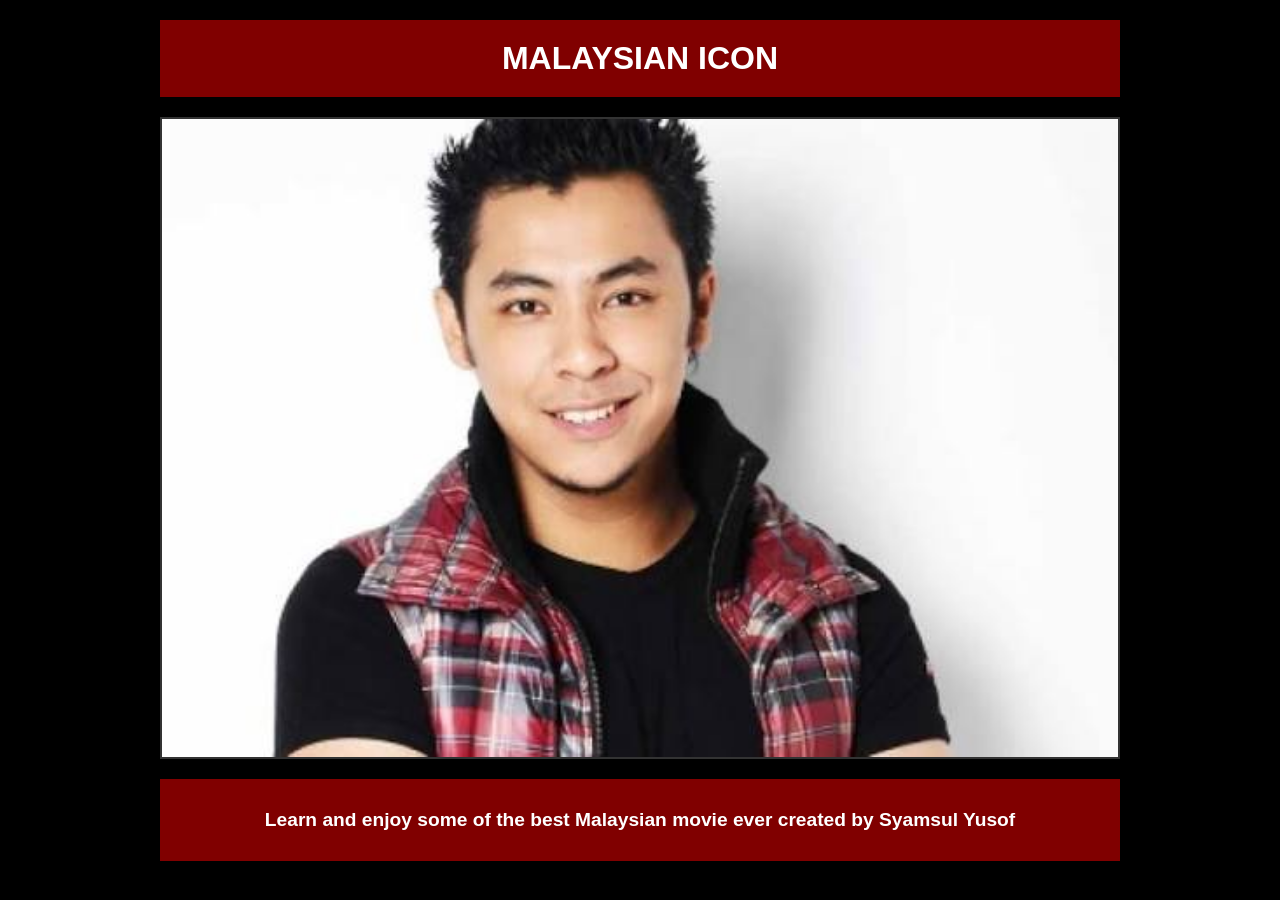
<file: index.html>
<!DOCTYPE html>
<html lang="en">
<head>
    <meta charset="UTF-8">
    <meta name="viewport" content="width=device-width, initial-scale=1.0">
    <title>Malaysian Icon - Syamsul Yusof</title>
    <link rel="stylesheet" href="css/style.css">
</head>
<body>

    <div class="main-wrapper">
        <header>
            <h1 class="header-box">MALAYSIAN ICON</h1>
        </header>

        <div class="image-container">
            <img src="img/Potrait/MALAYSIAN ICON.png" alt="Syamsul Yusof">
        </div>
        
        <a href="movie.html" class="cta-box">
            Learn and enjoy some of the best Malaysian movie ever created by Syamsul Yusof
        </a>
    </div>

</body>
</html>
</file>
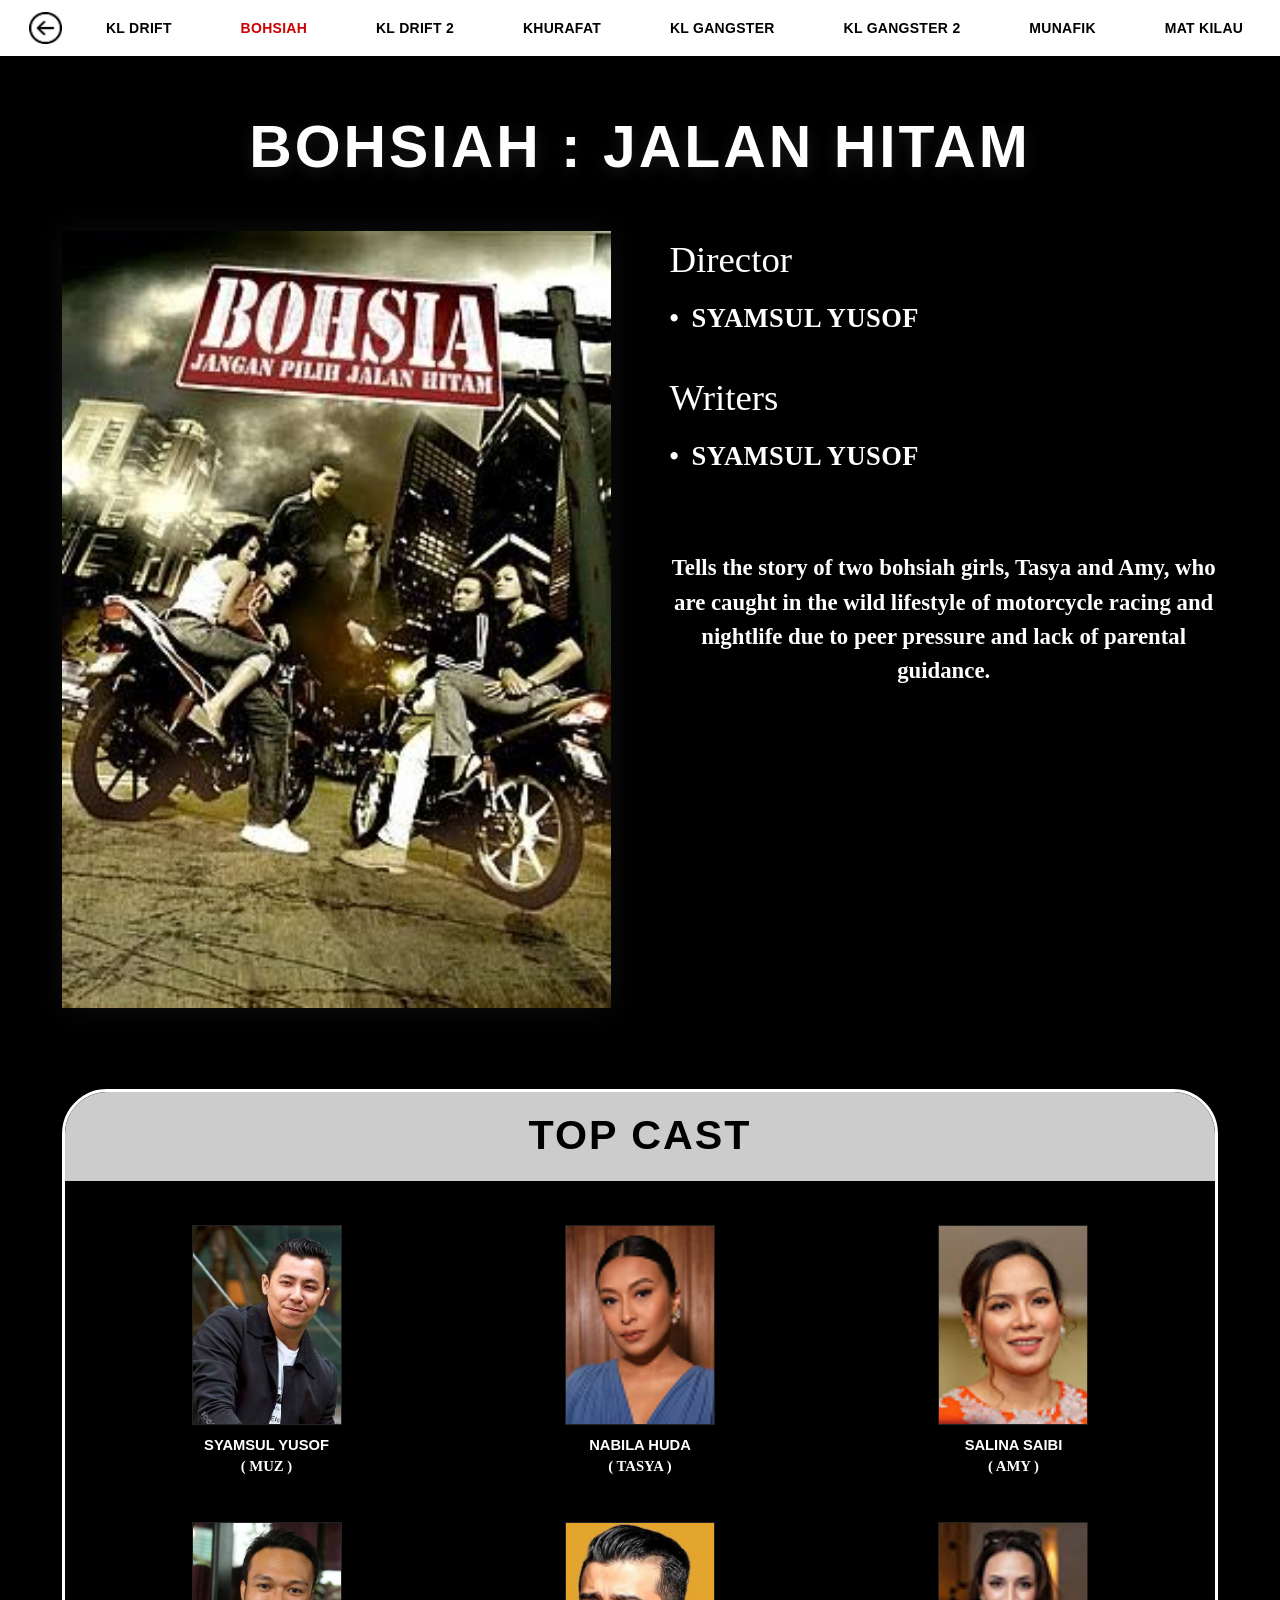
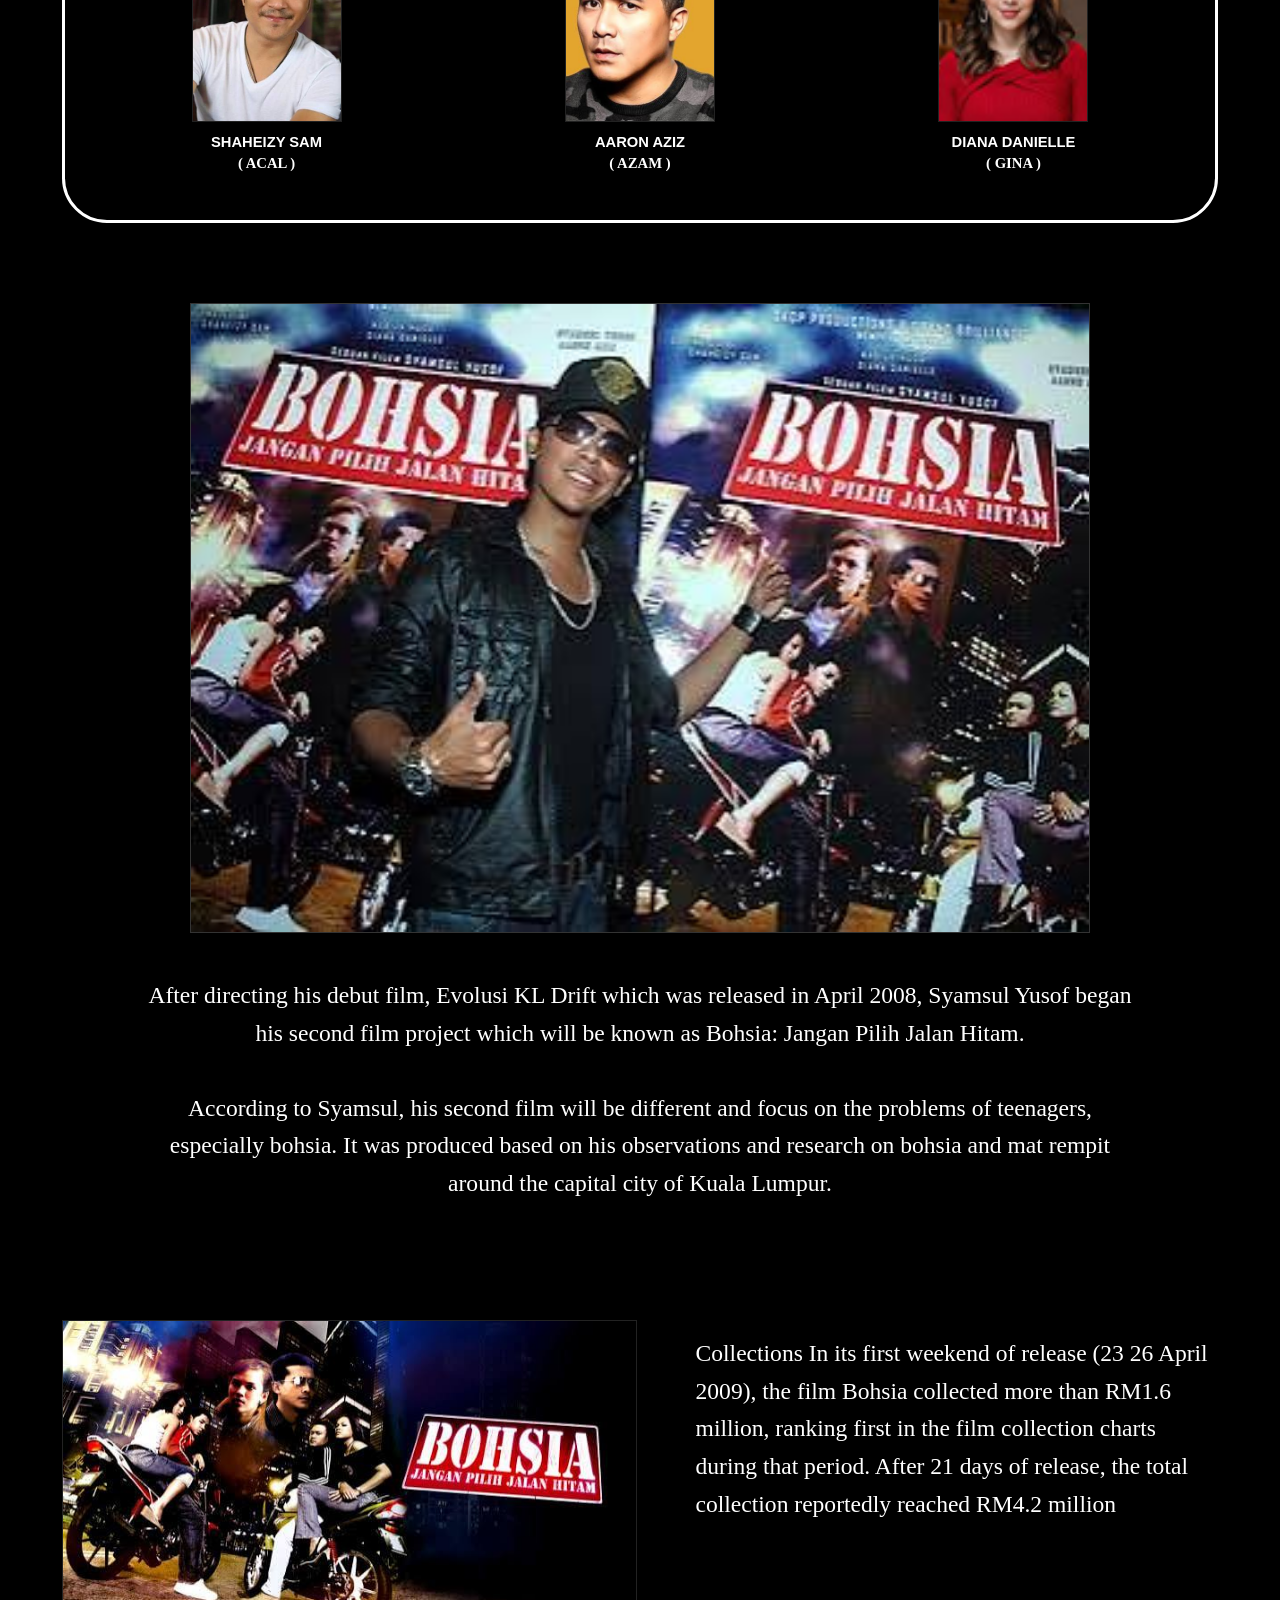
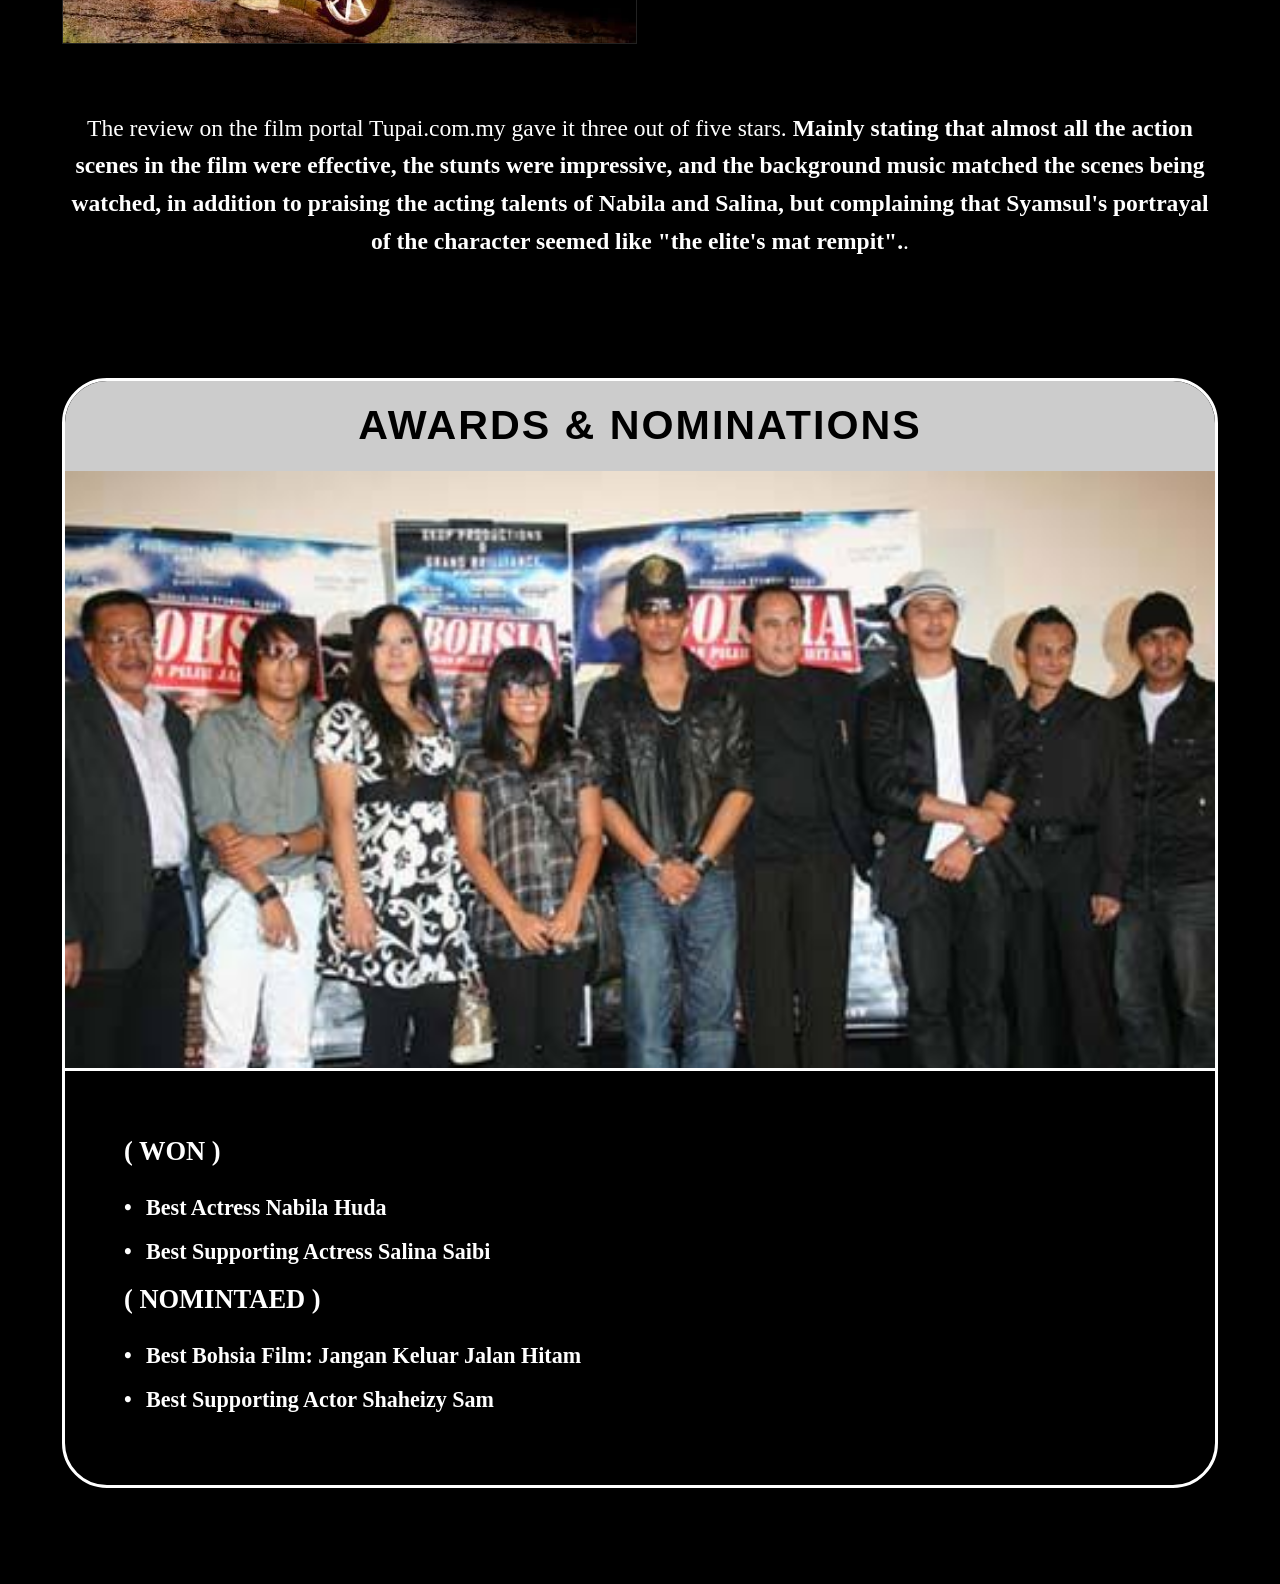
<file: bohsiah.html>
<!DOCTYPE html>
<html lang="en">
<head>
    <meta charset="UTF-8">
    <meta name="viewport" content="width=device-width, initial-scale=1.0">
    <title>Bohsiah: Jangan Pilih Jalan Hitam</title>
    <link rel="stylesheet" href="css/style4.css">
</head>
<body>

    <header class="sticky-nav">
        <div class="nav-container">
            <a href="movie.html" class="nav-arrow-link">
                <img src="img/arrow.png" alt="Back Arrow" class="nav-arrow">
            </a>
            <nav class="nav-links">
                <a href="kldrift.html">KL DRIFT</a>
                <a href="bohsiah.html" class="active">BOHSIAH</a>
                <a href="kldrift2.html">KL DRIFT 2</a>
                <a href="khurafat.html">KHURAFAT</a>
                <a href="klgangster.html">KL GANGSTER</a>
                <a href="klgangster2.html">KL GANGSTER 2</a>
                <a href="munafik.html">MUNAFIK</a>
                <a href="matkilau.html">MAT KILAU</a>
            </nav>
        </div>
    </header>

    <div class="main-title-container">
        <h1 class="movie-main-title">BOHSIAH : JALAN HITAM</h1>
    </div>

    <main class="content-wrapper">

        <section class="section-row part-1">
            <div class="col-left">
                <img src="img/Poster/BOHSIAH.png" alt="Bohsiah Movie Poster" class="responsive-img poster-shadow">
            </div>
            <div class="col-right split-content-col info-text-block">
                <div class="credits-left">
                    <h2>Director</h2>
                    <ul>
                        <li>SYAMSUL YUSOF</li>
                    </ul>
                    
                    <h2>Writers</h2>
                    <ul>
                        <li>SYAMSUL YUSOF</li>
                    </ul>
                </div>
                <div class="blurb-right">
                    <p class="summary-paragraph text-center">Tells the story of two bohsiah girls, Tasya and Amy, who are caught in the wild lifestyle of motorcycle racing and nightlife due to peer pressure and lack of parental guidance.</p>
                </div>
            </div>
        </section>

        <section class="cast-panel-mini part-2">
            <div class="panel-header">
                <h2>TOP CAST</h2>
            </div>
            <div class="panel-body">
                <div class="cast-grid">
                    <div class="cast-card">
                        <img src="img/Potrait/Syamsul Yusof.png" alt="Syamsul Yusof">
                        <p class="actor-name">SYAMSUL YUSOF</p>
                        <p class="character-name">( MUZ )</p>
                    </div>
                    <div class="cast-card">
                        <img src="img/Potrait/Nabila Huda.png" alt="Nabila Huda">
                        <p class="actor-name">NABILA HUDA</p>
                        <p class="character-name">( TASYA )</p>
                    </div>
                    <div class="cast-card">
                        <img src="img/Potrait/SALINA SAIBI.png" alt="Salina Saibi">
                        <p class="actor-name">SALINA SAIBI</p>
                        <p class="character-name">( AMY )</p>
                    </div>
                    <div class="cast-card">
                        <img src="img/Potrait/Shaizey Sam.png" alt="Shaheizy Sam">
                        <p class="actor-name">SHAHEIZY SAM</p>
                        <p class="character-name">( ACAL )</p>
                    </div>
                    <div class="cast-card">
                        <img src="img/Potrait/Aaron Aziz.png" alt="Aaron Aziz">
                        <p class="actor-name">AARON AZIZ</p>
                        <p class="character-name">( AZAM )</p>
                    </div>
                    <div class="cast-card">
                        <img src="img/Potrait/Diana Danielle.png" alt="Diana Danielle">
                        <p class="actor-name">DIANA DANIELLE</p>
                        <p class="character-name">( GINA )</p>
                    </div>
                </div>
            </div>
        </section>

        <section class="production-showcase part-3">
            <div class="image-block-center">
                <img src="img/News/bohsiah.png" alt="Bohsiah Production Movie Still" class="responsive-img bts-img">
            </div>
            <div class="text-stretched alignment-fix mid-paragraphs">
                <p>After directing his debut film, Evolusi KL Drift which was released in April 2008, Syamsul Yusof began his second film project which will be known as Bohsia: Jangan Pilih Jalan Hitam. 

                </p>


                <p>According to Syamsul, his second film will be different and focus on the problems of teenagers, especially bohsia. It was produced based on his observations and research on bohsia and mat rempit around the capital city of Kuala Lumpur.

                </p>
            </div>
        </section>

        <section class="box-office-section part-4">
            <div class="section-row split-row reverse-mobile">
                <div class="col-left image-block-stretched">
                    <img src="img/News/bohsiah 3.png" alt="Bohsiah Screen Capture Action Layout" class="responsive-img clipping-img">
                </div>
                <div class="col-right text-stretched alignment-fix text-side-padding side-info-box">
                    <p>Collections In its first weekend of release (23 26 April 2009), the film Bohsia collected more than RM1.6 million, ranking first in the film collection charts during that period.

                    After 21 days of release, the total collection reportedly reached RM4.2 million</p>
                </div>
            </div>
            <div class="center-text-block text-stretched bottom-grosses">
                <p>The review on the film portal Tupai.com.my gave it three out of five stars.

                <strong>Mainly stating that almost all the action scenes in the film were effective, the stunts were impressive, and the background music matched the scenes being watched, in addition to praising the acting talents of Nabila and Salina, but complaining that Syamsul's portrayal of the character seemed like "the elite's mat rempit".</strong>.</p>
            </div>
        </section>

        <section class="awards-panel part-5">
            <div class="panel-header">
                <h2>AWARDS & NOMINATIONS</h2>
            </div>
            <div class="awards-vertical-body">
                <div class="awards-top-image-container">
                    <img src="img/News/bohsiah 4.png" alt="Bohsiah Production Team Still" class="fill-panel-top-img">
                </div>
                
                <div class="awards-bottom-lists">
                    <div class="award-category">
                        <h3>( WON )</h3>
                        <ul>
                            <li>Best Actress Nabila Huda </li>
                            <li>Best Supporting Actress Salina Saibi </li>

                        <h3>( NOMINTAED )</h3>
                            <li>Best Bohsia Film: Jangan Keluar Jalan Hitam</li>
                            <li>Best Supporting Actor Shaheizy Sam</li>
                        </ul>
                    </div>
                </div>
            </div>
        </section>

    </main>

</body>
</html>
</file>
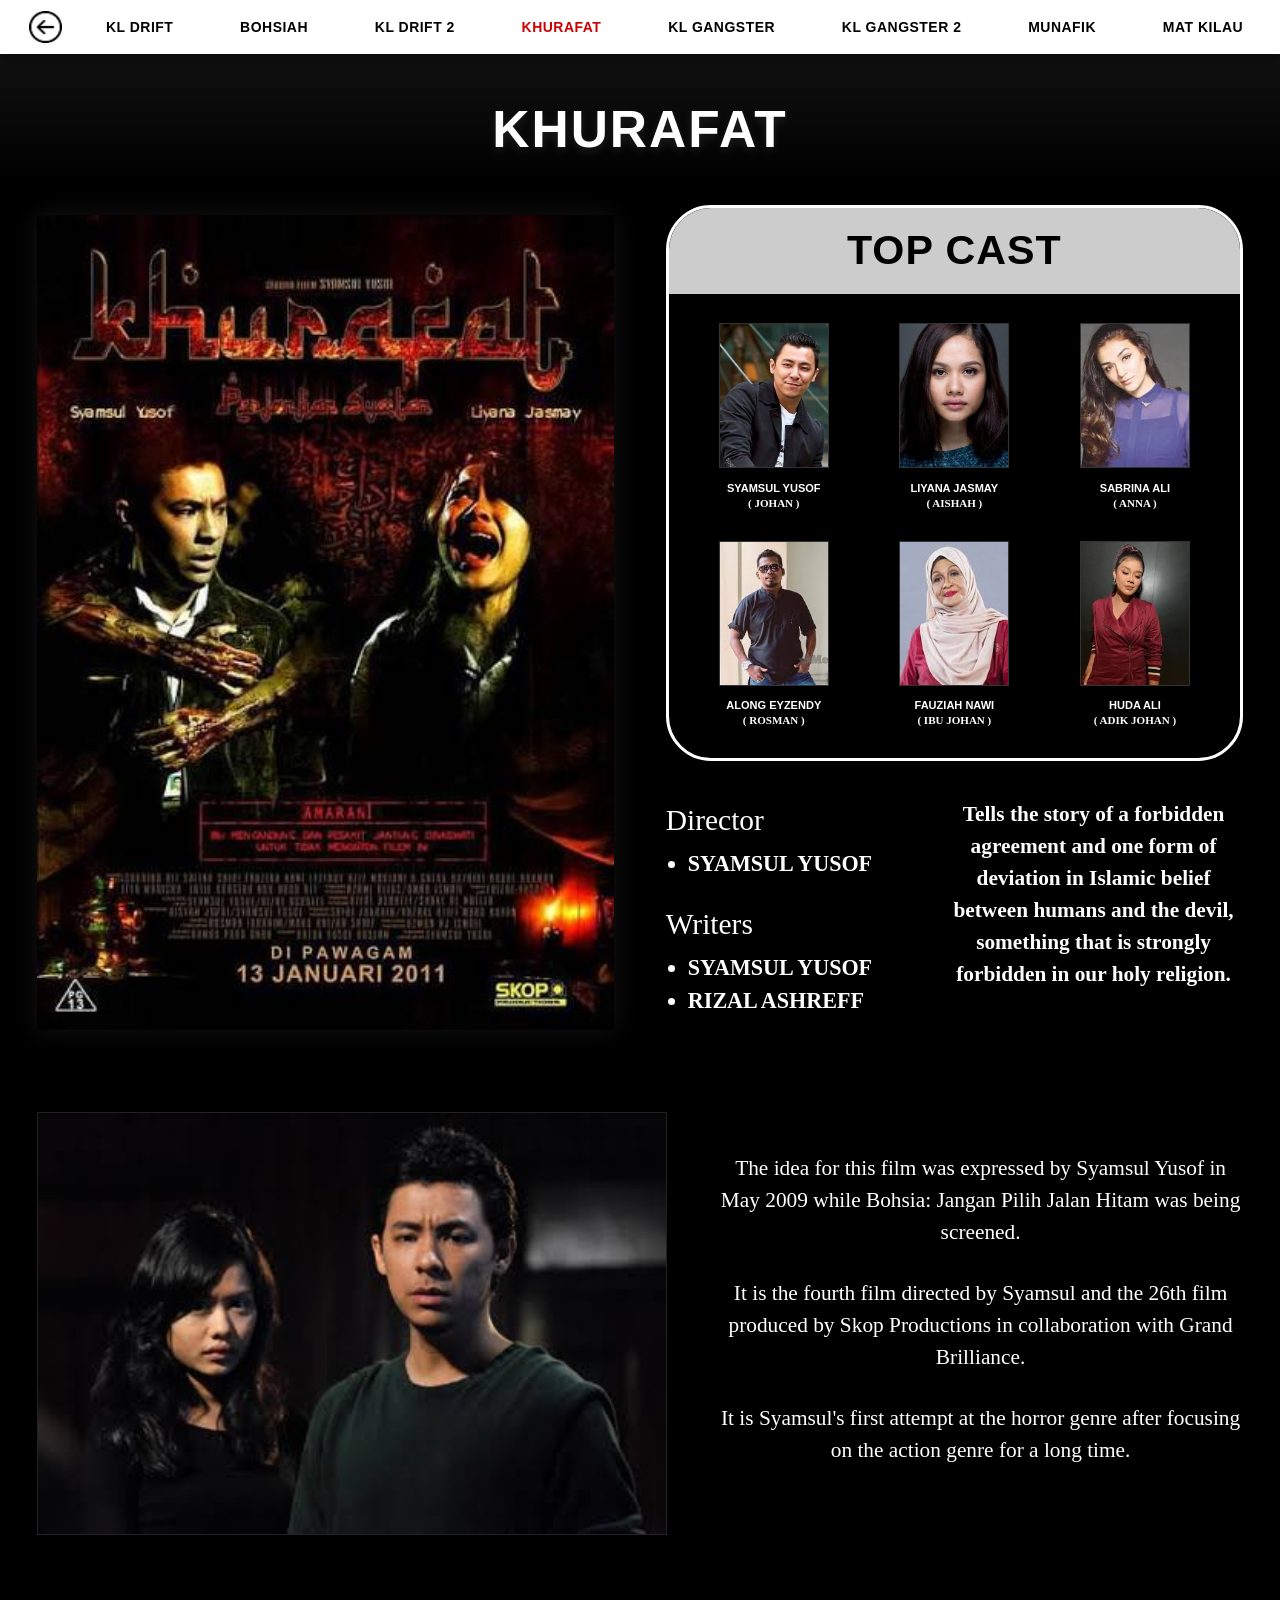
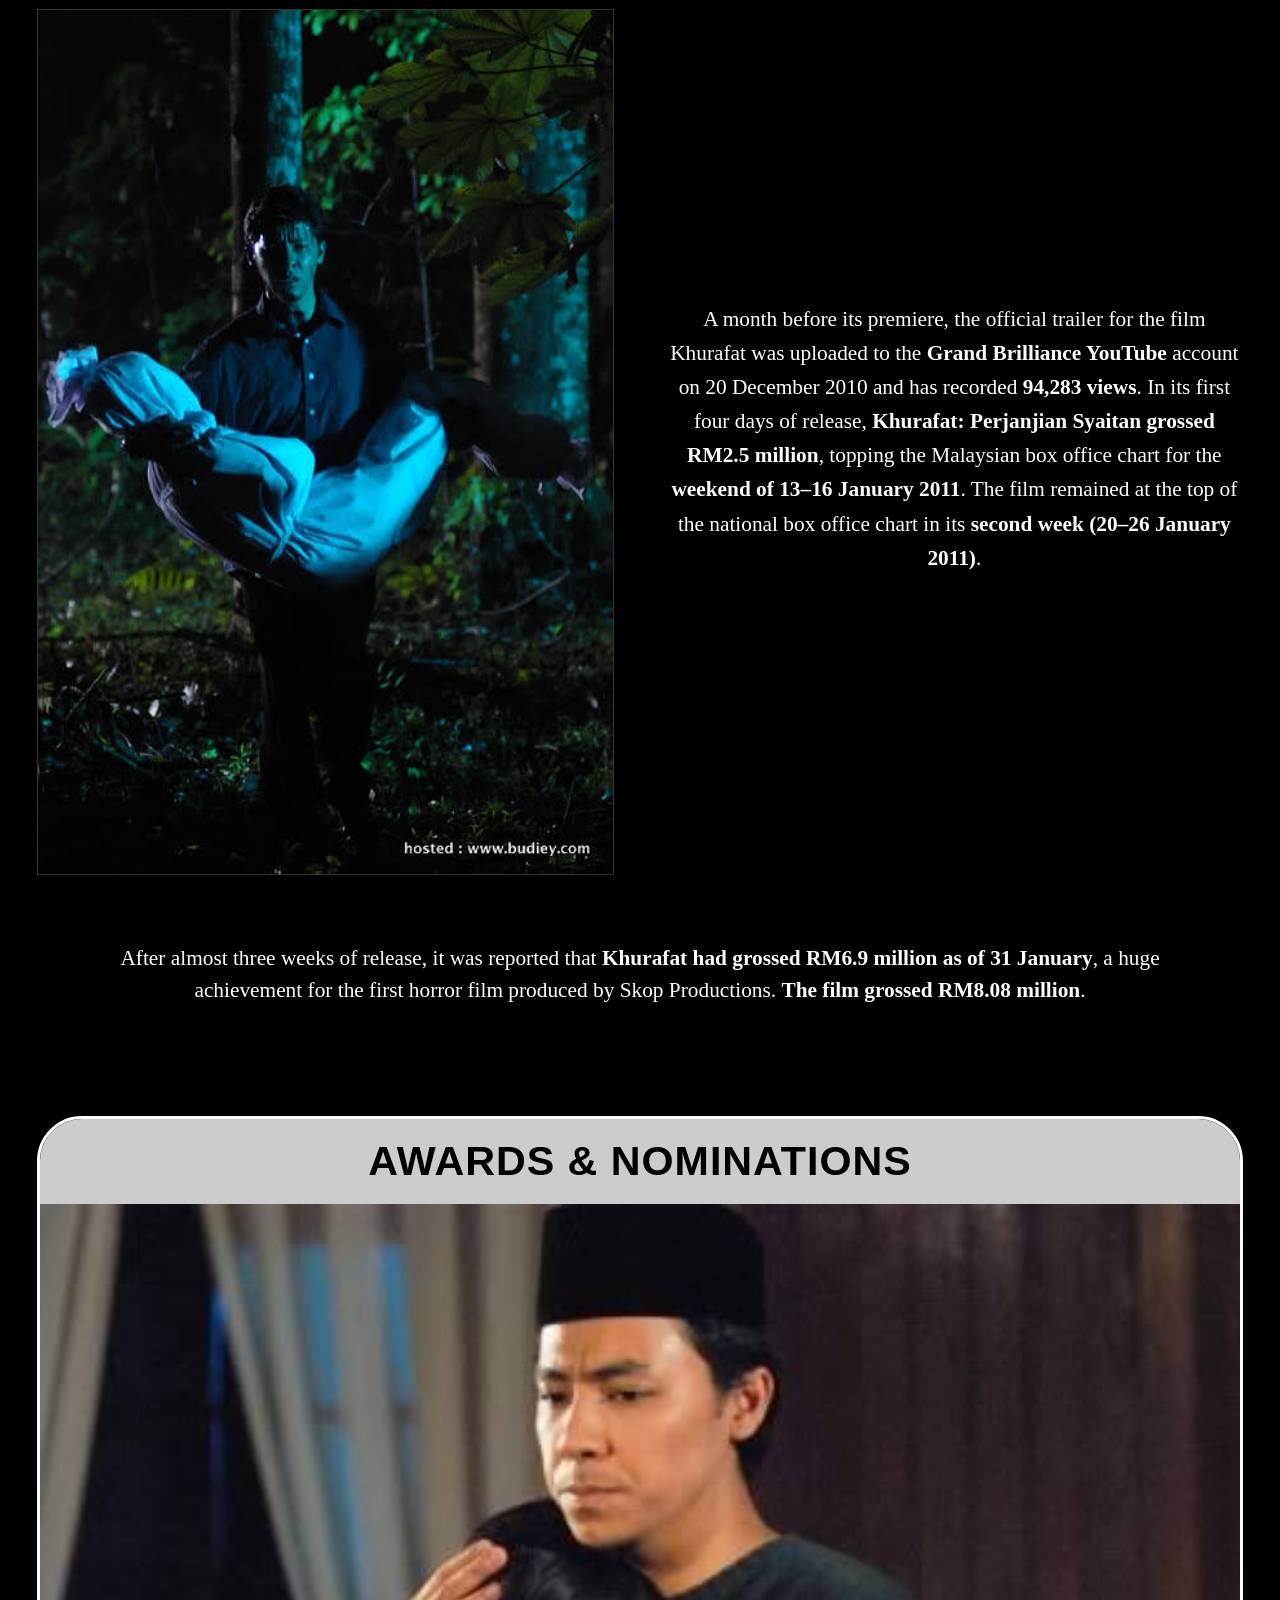
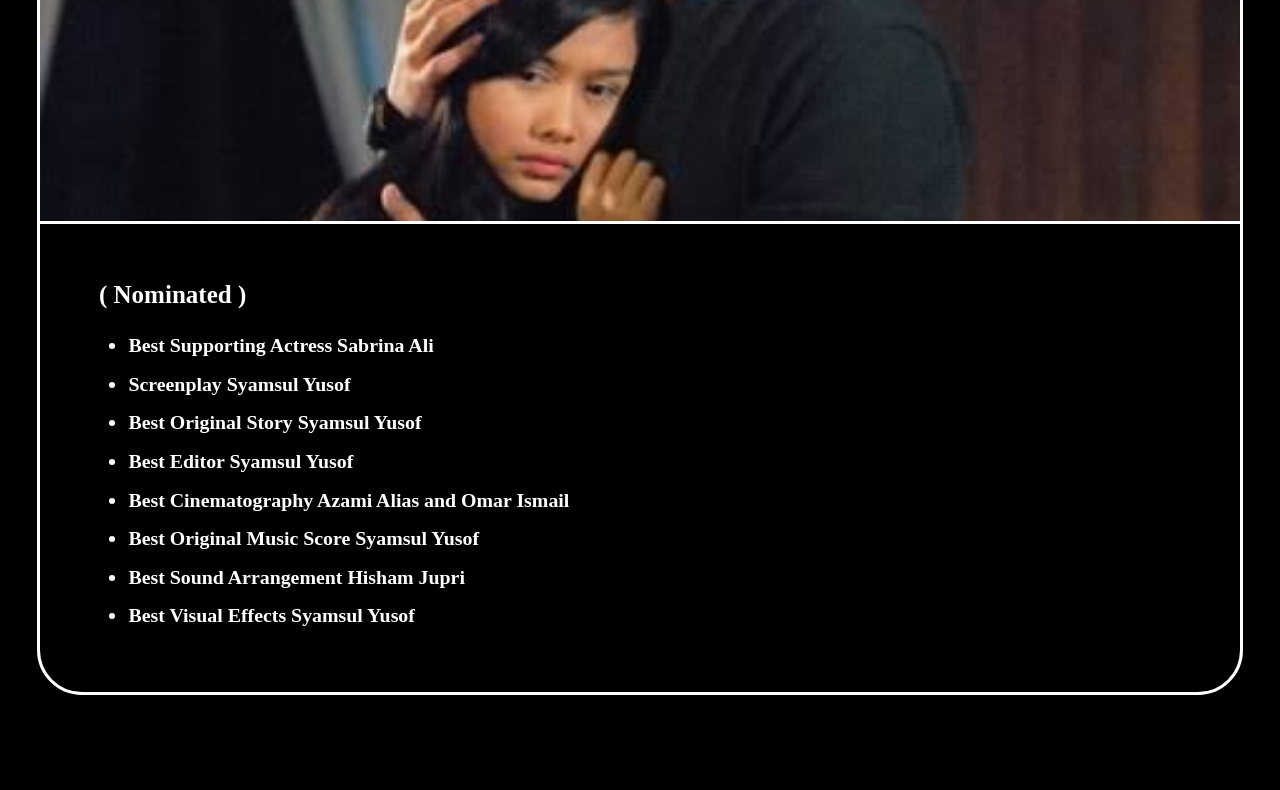
<file: khurafat.html>
<!DOCTYPE html>
<html lang="en">
<head>
    <meta charset="UTF-8">
    <meta name="viewport" content="width=device-width, initial-scale=1.0">
    <title>Khurafat</title>
    <link rel="stylesheet" href="css/style6.css">
</head>
<body>

    <header class="sticky-nav">
        <div class="nav-container">
            <a href="movie.html" class="nav-arrow-link">
                <img src="img/arrow.png" alt="Back Arrow" class="nav-arrow">
            </a>
            <nav class="nav-links">
                <a href="kldrift.html">KL DRIFT</a>
                <a href="bohsiah.html">BOHSIAH</a>
                <a href="kldrift2.html">KL DRIFT 2</a>
                <a href="khurafat.html" class="active">KHURAFAT</a>
                <a href="klgangster.html">KL GANGSTER</a>
                <a href="klgangster2.html">KL GANGSTER 2</a>
                <a href="munafik.html">MUNAFIK</a>
                <a href="matkilau.html">MAT KILAU</a>
            </nav>
        </div>
    </header>

    <div class="main-title-container">
        <h1 class="movie-main-title">KHURAFAT</h1>
    </div>

    <main class="content-wrapper">

        <section class="section-row part-1">
            <div class="col-left">
                <img src="img/Poster/KHURAFAT.png" alt="Khurafat Movie Poster" class="responsive-img poster-shadow">
            </div>
            <div class="col-right split-content-col">
                <div class="cast-panel-mini">
                    <div class="panel-header">
                        <h2>TOP CAST</h2>
                    </div>
                    <div class="panel-body">
                        <div class="cast-grid">
                            <div class="cast-card">
                                <img src="img/Potrait/Syamsul Yusof.png" alt="Syamsul Yusof">
                                <p class="actor-name">SYAMSUL YUSOF</p>
                                <p class="character-name">( JOHAN )</p>
                            </div>
                            <div class="cast-card">
                                <img src="img/Potrait/Liyana Jasmay.jpg" alt="Liyana Jasmay">
                                <p class="actor-name">LIYANA JASMAY</p>
                                <p class="character-name">( AISHAH )</p>
                            </div>
                            <div class="cast-card">
                                <img src="img/Potrait/Sabrina Ali.jpg" alt="Sabrina Ali">
                                <p class="actor-name">SABRINA ALI</p>
                                <p class="character-name">( ANNA )</p>
                            </div>
                            <div class="cast-card">
                                <img src="img/Potrait/Along Eznedy.jpg" alt="Along Eyzendy">
                                <p class="actor-name">ALONG EYZENDY</p>
                                <p class="character-name">( ROSMAN )</p>
                            </div>
                            <div class="cast-card">
                                <img src="img/Potrait/Fauziah Nawi.jpg" alt="Fauziah Nawi">
                                <p class="actor-name">FAUZIAH NAWI</p>
                                <p class="character-name">( IBU JOHAN )</p>
                            </div>
                            <div class="cast-card">
                                <img src="img/Potrait/Huda Ali.jpg" alt="Huda Ali">
                                <p class="actor-name">HUDA ALI</p>
                                <p class="character-name">( ADIK JOHAN )</p>
                            </div>
                        </div>
                    </div>
                </div>

                <div class="credits-blurb-container">
                    <div class="credits-left">
                        <h2>Director</h2>
                        <ul>
                            <li>SYAMSUL YUSOF</li>
                        </ul>
                        
                        <h2>Writers</h2>
                        <ul>
                            <li>SYAMSUL YUSOF</li>
                            <li>RIZAL ASHREFF</li>
                        </ul>
                    </div>
                    <div class="blurb-right">
                        <p class="summary-paragraph">Tells the story of a forbidden agreement and one form of deviation in Islamic belief between humans and the devil, something that is strongly forbidden in our holy religion.</p>
                    </div>
                </div>
            </div>
        </section>

        <section class="section-row part-2 production-showcase">
            <div class="col-left image-block-large">
                <img src="img/News/Khurafat 1.jpg" alt="Khurafat Production Still" class="responsive-img bts-img">
            </div>
            <div class="col-right text-stretched alignment-fix">
                <p>The idea for this film was expressed by Syamsul Yusof in May 2009 while Bohsia: Jangan Pilih Jalan Hitam was being screened.</p>
                <p>It is the fourth film directed by Syamsul and the 26th film produced by Skop Productions in collaboration with Grand Brilliance.</p>
                <p>It is Syamsul's first attempt at the horror genre after focusing on the action genre for a long time.</p>
            </div>
        </section>

        <section class="box-office-section part-3">
            <div class="section-row split-row">
                <div class="col-left dual-image-stack">
                    <img src="img/News/Khurafat 2.jpg" alt="Khurafat Scene Clip 1" class="responsive-img clipping-img spacing-bottom">
                </div>
                <div class="col-right text-stretched side-info">
                    
                    <p>A month before its premiere, the official trailer for the film Khurafat was uploaded to the <strong>Grand Brilliance YouTube</strong> account on 20 December 2010 and has recorded <strong>94,283 views</strong>.
                    
                    In its first four days of release, <strong>Khurafat: Perjanjian Syaitan grossed RM2.5 million</strong>, topping the Malaysian box office chart for the <strong>weekend of 13–16 January 2011</strong>. The film remained at the top of the national box office chart in its <strong>second week (20–26 January 2011)</strong>.</p>

                    
                </div>
            </div>
            <div class="center-text-block text-stretched bottom-grosses">
                
                <p>After almost three weeks of release, it was reported that <strong>Khurafat had grossed RM6.9 million as of 31 January</strong>, a huge achievement for the first horror film produced by Skop Productions. <strong>The film grossed RM8.08 million</strong>.</p>
            </div>
        </section>

        <section class="awards-panel part-4">
            <div class="panel-header text-dark">
                <h2>AWARDS & NOMINATIONS</h2>
            </div>
            <div class="awards-vertical-body">
                <div class="awards-top-image-container">
                    <img src="img/News/Khurafat 4.jpg" alt="Khurafat Nominations Still" class="fill-panel-top-img">
                </div>
                
                <div class="awards-bottom-lists">
                    <div class="award-category">
                        <h3>( Nominated )</h3>
                        <ul>
                            <li>Best Supporting Actress Sabrina Ali</li>
                            <li>Screenplay Syamsul Yusof</li>
                            <li>Best Original Story Syamsul Yusof</li>
                            <li>Best Editor Syamsul Yusof</li>
                            <li>Best Cinematography Azami Alias and Omar Ismail</li>
                            <li>Best Original Music Score Syamsul Yusof</li>
                            <li>Best Sound Arrangement Hisham Jupri</li>
                            <li>Best Visual Effects Syamsul Yusof</li>
                        </ul>
                    </div>
                </div>
            </div>
        </section>

    </main>

</body>
</html>
</file>
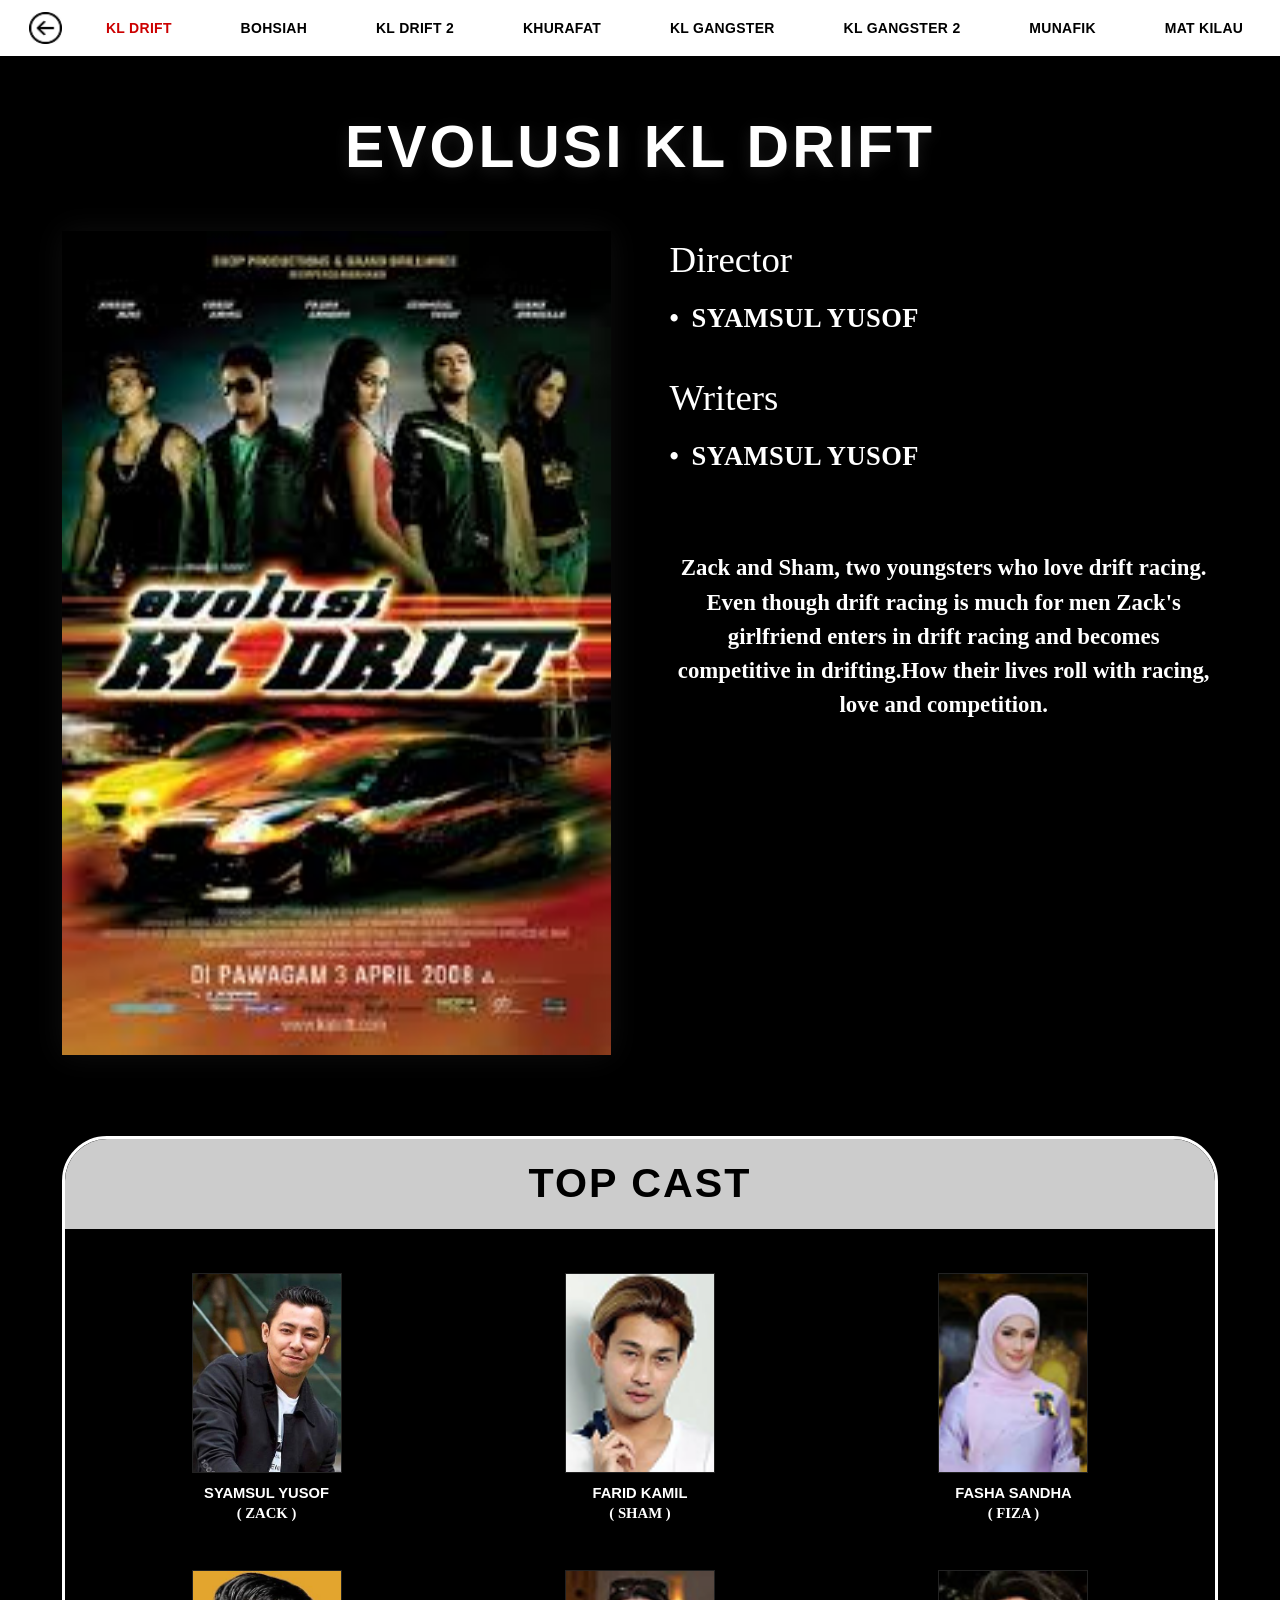
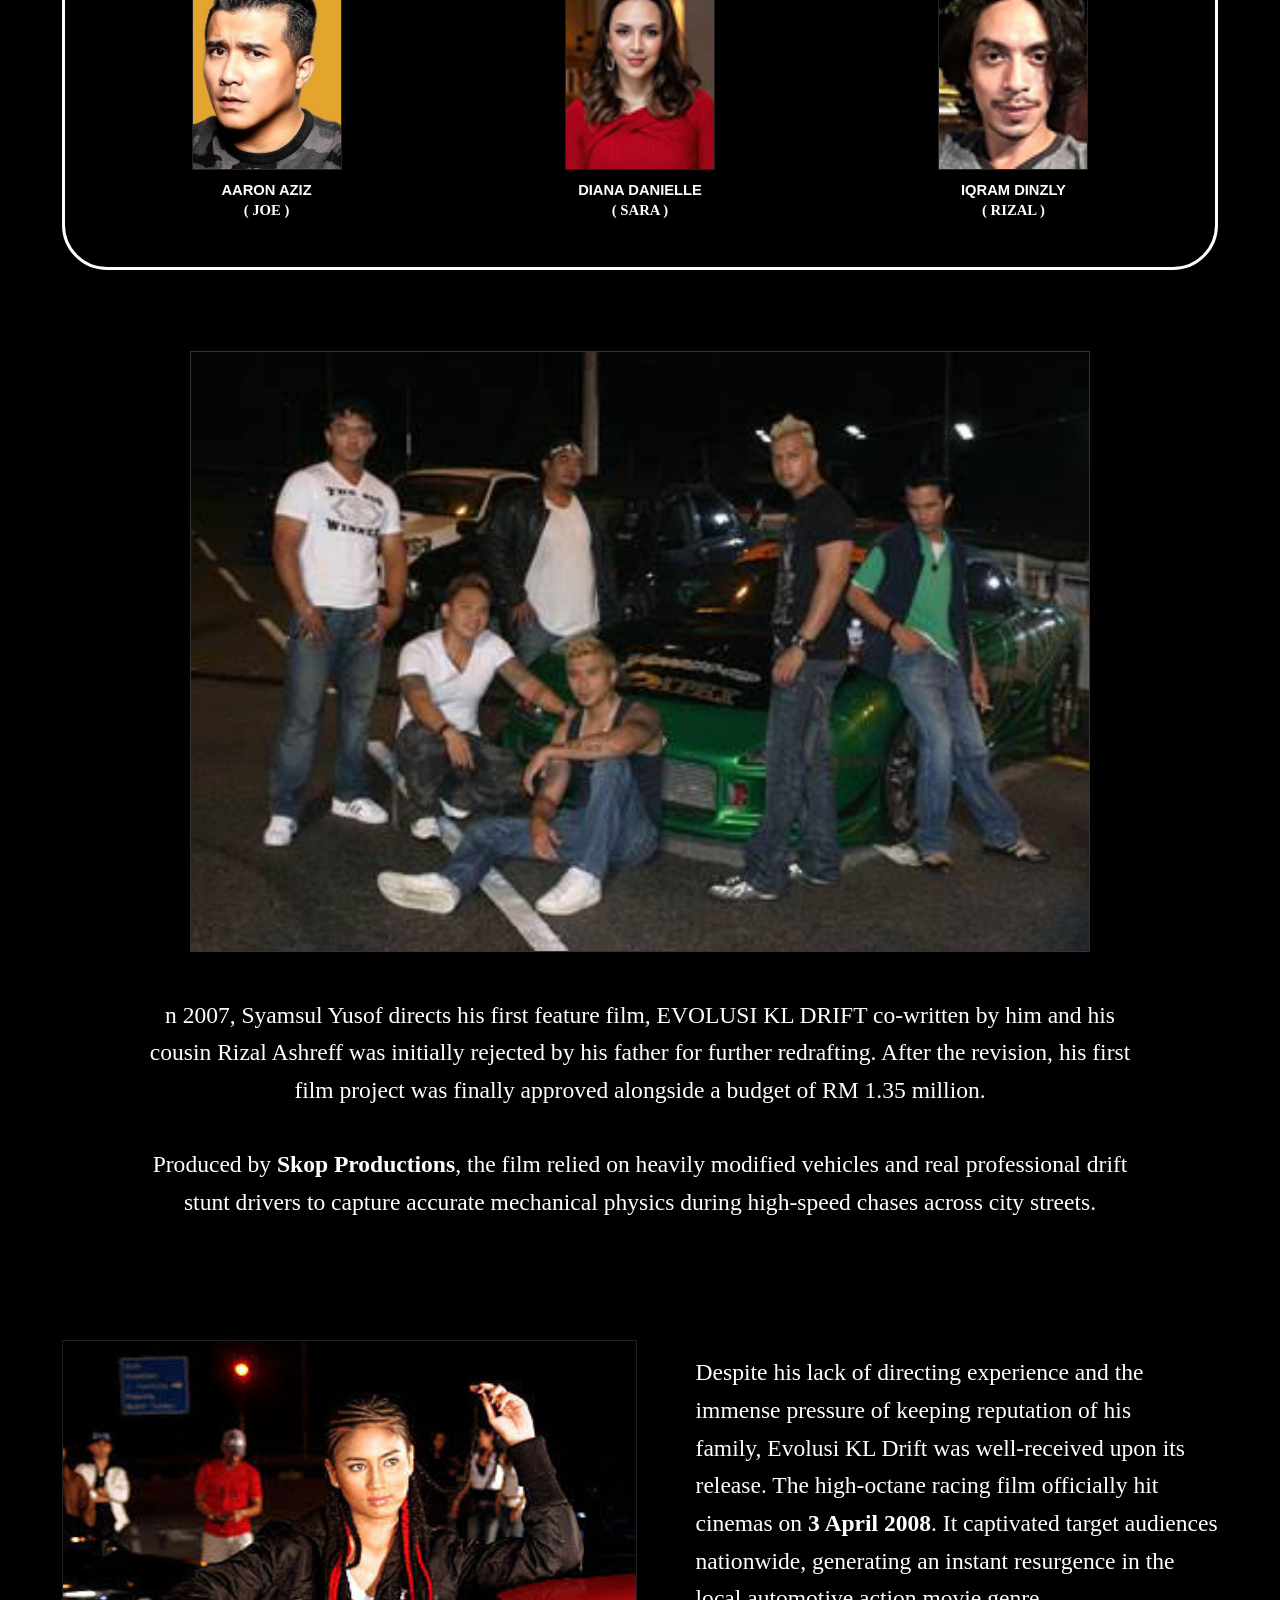
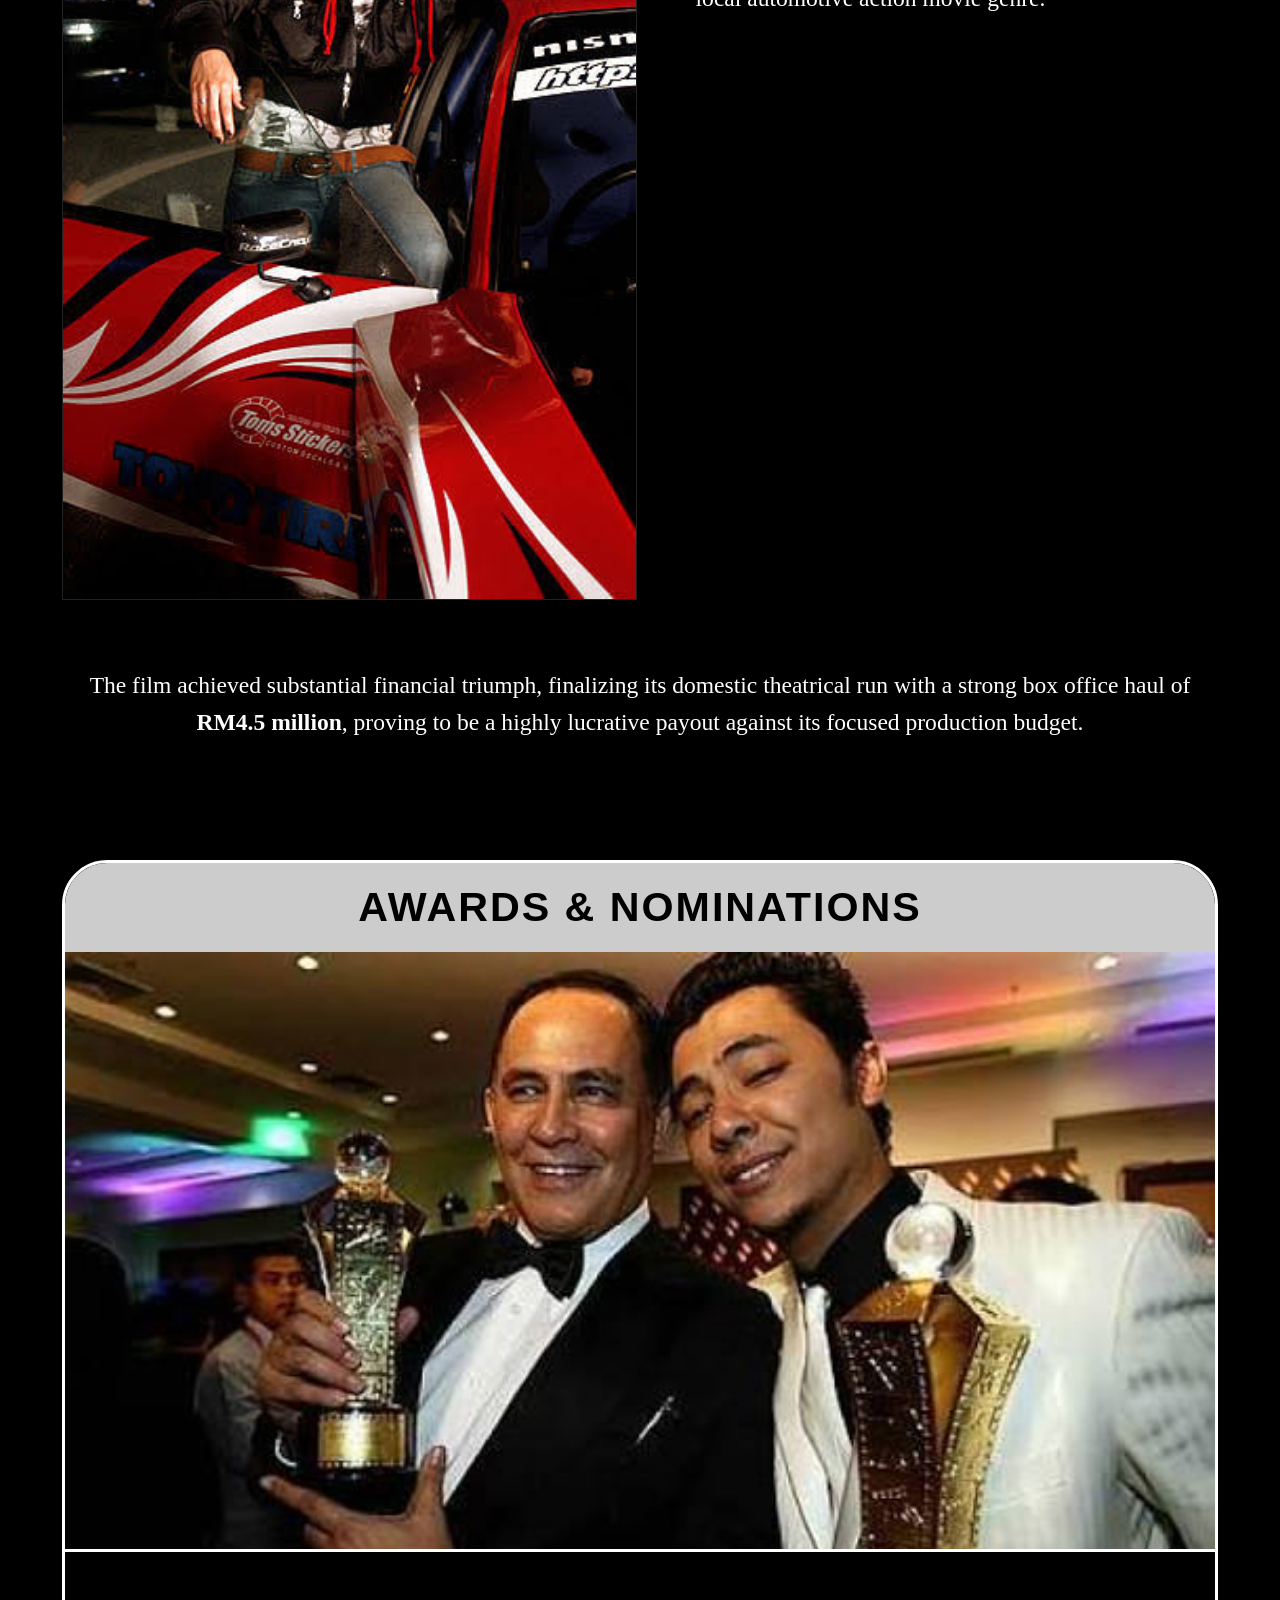
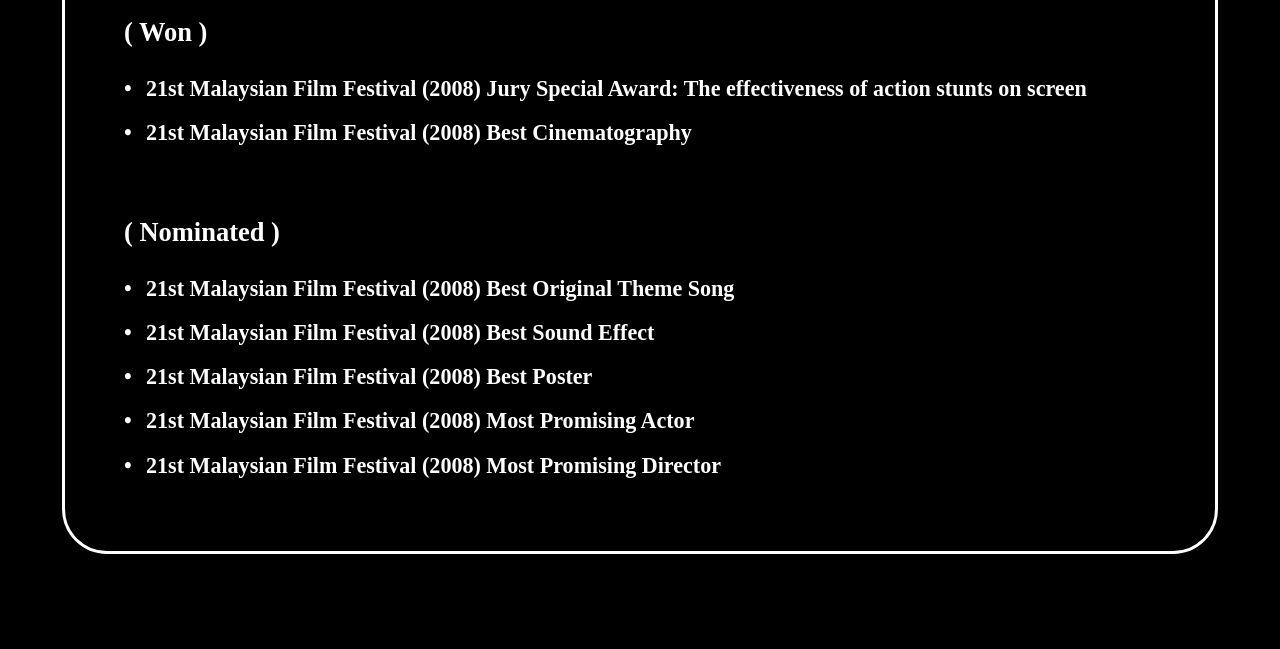
<file: kldrift.html>
<!DOCTYPE html>
<html lang="en">
<head>
    <meta charset="UTF-8">
    <meta name="viewport" content="width=device-width, initial-scale=1.0">
    <title>Evolusi KL Drift</title>
    <link rel="stylesheet" href="css/style3.css">
</head>
<body>

    <header class="sticky-nav">
        <div class="nav-container">
            <a href="movie.html" class="nav-arrow-link">
                <img src="img/arrow.png" alt="Back Arrow" class="nav-arrow">
            </a>
            <nav class="nav-links">
                <a href="kldrift.html" class="active">KL DRIFT</a>
                <a href="bohsiah.html">BOHSIAH</a>
                <a href="kldrift2.html">KL DRIFT 2</a>
                <a href="khurafat.html">KHURAFAT</a>
                <a href="klgangster.html">KL GANGSTER</a>
                <a href="klgangster2.html">KL GANGSTER 2</a>
                <a href="munafik.html">MUNAFIK</a>
                <a href="matkilau.html">MAT KILAU</a>
            </nav>
        </div>
    </header>

    <div class="main-title-container">
        <h1 class="movie-main-title">EVOLUSI KL DRIFT</h1>
    </div>

    <main class="content-wrapper">

        <section class="section-row part-1">
            <div class="col-left">
                <img src="img/Poster/KL DRIFT.png" alt="Evolusi KL Drift Poster" class="responsive-img poster-shadow">
            </div>
            <div class="col-right split-content-col info-text-block">
                <div class="credits-left">
                    <h2>Director</h2>
                    <ul>
                        <li>SYAMSUL YUSOF</li>
                    </ul>
                    
                    <h2>Writers</h2>
                    <ul>
                        <li>SYAMSUL YUSOF</li>
                    </ul>
                </div>
                <div class="blurb-right">
                    <p class="summary-paragraph text-center">Zack and Sham, two youngsters who love drift racing. Even though drift racing is much for men Zack's girlfriend enters in drift racing and becomes competitive in drifting.How their lives roll with racing, love and competition.</p>
                </div>
            </div>
        </section>

        <section class="cast-panel-mini part-2">
            <div class="panel-header">
                <h2>TOP CAST</h2>
            </div>
            <div class="panel-body">
                <div class="cast-grid">
                    <div class="cast-card">
                        <img src="img/Potrait/Syamsul Yusof.png" alt="Syamsul Yusof">
                        <p class="actor-name">SYAMSUL YUSOF</p>
                        <p class="character-name">( ZACK )</p>
                    </div>
                    <div class="cast-card">
                        <img src="img/Potrait/Farid Kamil.png" alt="Farid Kamil">
                        <p class="actor-name">FARID KAMIL</p>
                        <p class="character-name">( SHAM )</p>
                    </div>
                    <div class="cast-card">
                        <img src="img/Potrait/Fasha Sanda.png" alt="Fasha Sandha">
                        <p class="actor-name">FASHA SANDHA</p>
                        <p class="character-name">( FIZA )</p>
                    </div>
                    <div class="cast-card">
                        <img src="img/Potrait/Aaron Aziz.png" alt="Aaron Aziz">
                        <p class="actor-name">AARON AZIZ</p>
                        <p class="character-name">( JOE )</p>
                    </div>
                    <div class="cast-card">
                        <img src="img/Potrait/Diana Danielle.png" alt="Diana Danielle">
                        <p class="actor-name">DIANA DANIELLE</p>
                        <p class="character-name">( SARA )</p>
                    </div>
                    <div class="cast-card">
                        <img src="img/Potrait/Iqram Dinzly.png" alt="Iqram Dinzly">
                        <p class="actor-name">IQRAM DINZLY</p>
                        <p class="character-name">( RIZAL )</p>
                    </div>
                </div>
            </div>
        </section>

        <section class="production-showcase part-3">
            <div class="image-block-center">
                <img src="img/News/kl drift.png" alt="Evolusi KL Drift Car Production Scene" class="responsive-img bts-img">
            </div>
            <div class="text-stretched alignment-fix mid-paragraphs">
                <p>n 2007, Syamsul Yusof directs his first feature film, EVOLUSI KL DRIFT co-written by him and his cousin Rizal Ashreff was initially rejected by his father for further redrafting. 

                    After the revision, his first film project was finally approved alongside a budget of RM 1.35 million.</p>
                <p>Produced by <strong>Skop Productions</strong>, the film relied on heavily modified vehicles and real professional drift stunt drivers to capture accurate mechanical physics during high-speed chases across city streets.</p>
            </div>
        </section>

        <section class="box-office-section part-4">
            <div class="section-row split-row reverse-mobile">
                <div class="col-left image-block-stretched">
                    <img src="img/News/kl drift 2.png" alt="Evolusi KL Drift Dynamic Scene" class="responsive-img clipping-img">
                </div>
                <div class="col-right text-stretched alignment-fix text-side-padding side-info-box">
                    <p>Despite his lack of directing experience and the immense pressure of keeping reputation of his family, Evolusi KL Drift was well-received upon its release. The high-octane racing film officially hit cinemas on <strong>3 April 2008</strong>. It captivated target audiences nationwide, generating an instant resurgence in the local automotive action movie genre.</p>
                </div>
            </div>
            <div class="center-text-block text-stretched bottom-grosses">
                <p>The film achieved substantial financial triumph, finalizing its domestic theatrical run with a strong box office haul of <strong>RM4.5 million</strong>, proving to be a highly lucrative payout against its focused production budget.</p>
            </div>
        </section>

        <section class="awards-panel part-5">
            <div class="panel-header">
                <h2>AWARDS & NOMINATIONS</h2>
            </div>
            <div class="awards-vertical-body">
                <div class="awards-top-image-container">
                    <img src="img/News/kl drift 3.jpg" alt="Evolusi KL Drift Awards Showcase" class="fill-panel-top-img">
                </div>
                
                <div class="awards-bottom-lists">
                    <div class="award-category">
                        <h3>( Won )</h3>
                        <ul>
                            <li>21st Malaysian Film Festival (2008) Jury Special Award: The effectiveness of action stunts on screen</li>
                            <li>21st Malaysian Film Festival (2008) Best Cinematography</li>
                        </ul>
                    </div>
                    <div class="award-category">
                        <h3>( Nominated )</h3>
                        <ul>
                            <li>21st Malaysian Film Festival (2008) Best Original Theme Song</li>
                            <li>21st Malaysian Film Festival (2008) Best Sound Effect</li>
                            <li>21st Malaysian Film Festival (2008) Best Poster</li>
                            <li>21st Malaysian Film Festival (2008) Most Promising Actor</li>
                            <li>21st Malaysian Film Festival (2008) Most Promising Director</li>
                        </ul>
                    </div>
                </div>
            </div>
        </section>

    </main>

</body>
</html>
</file>
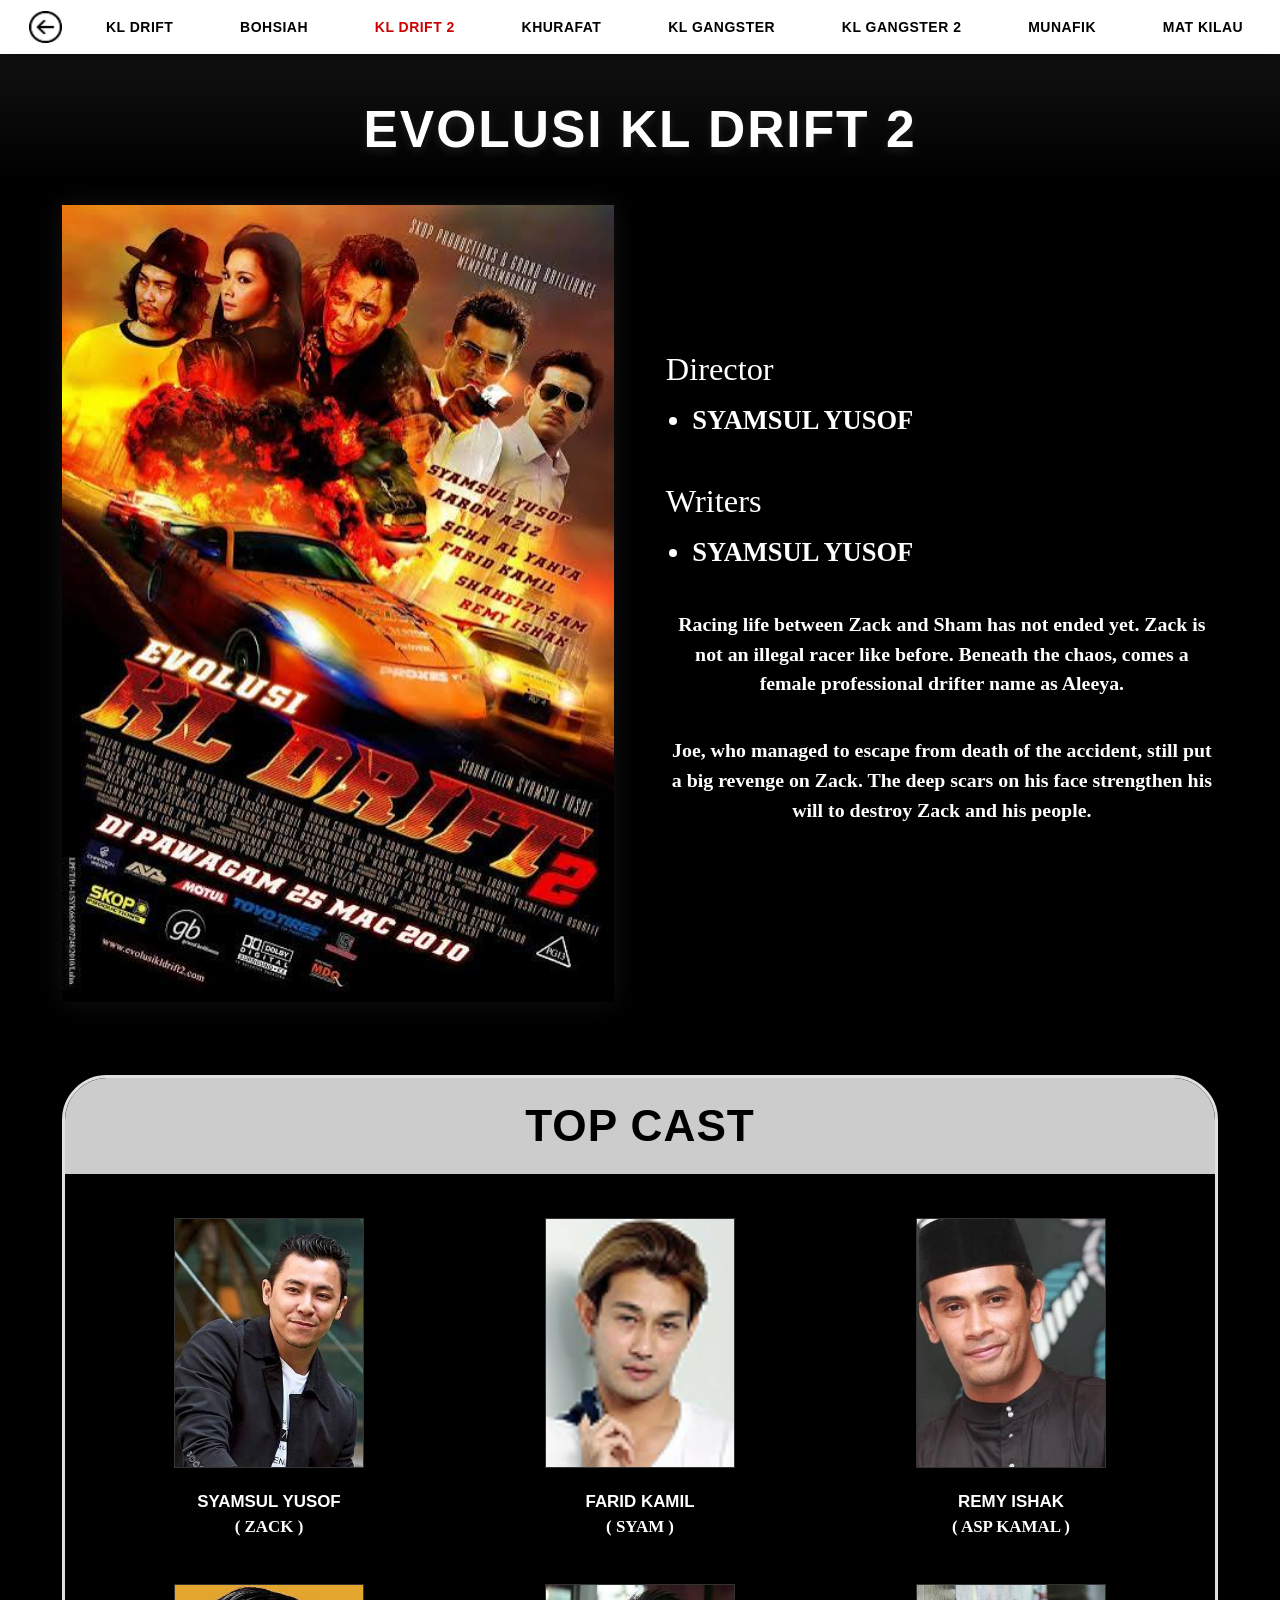
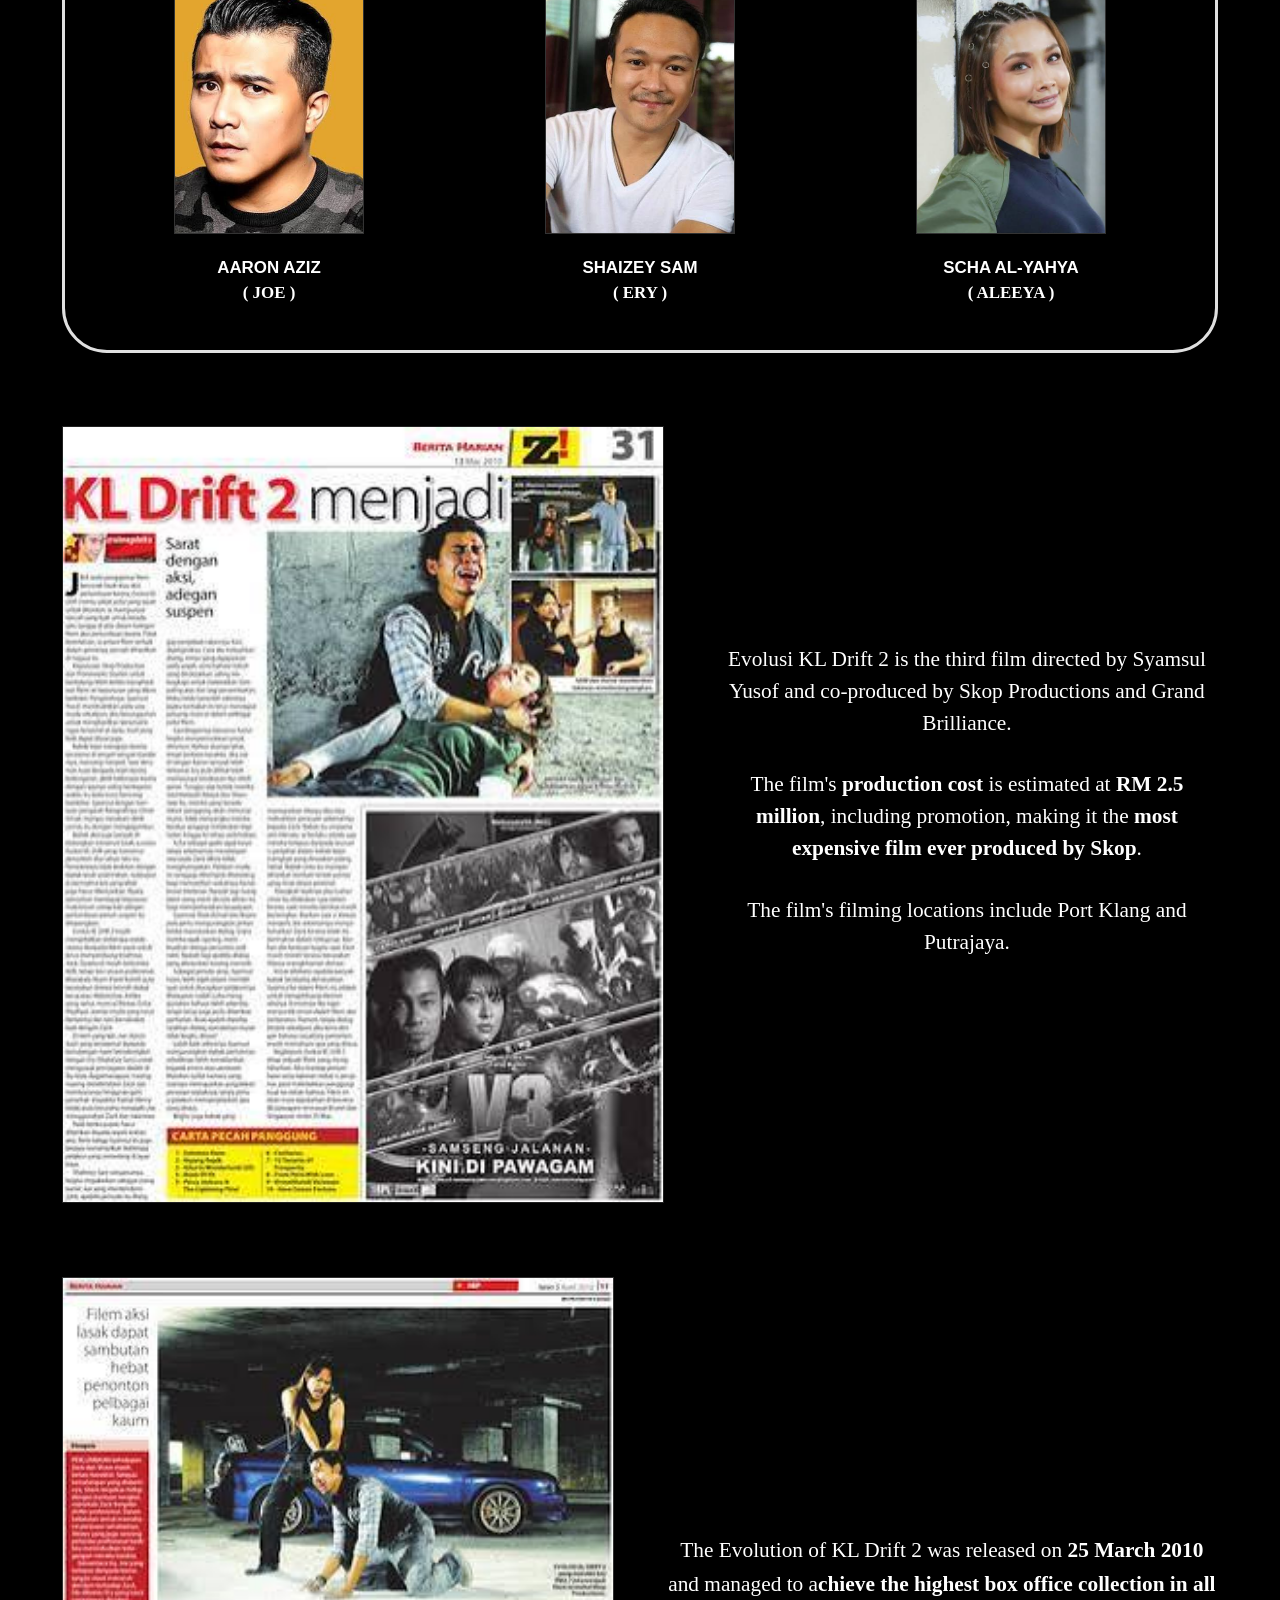
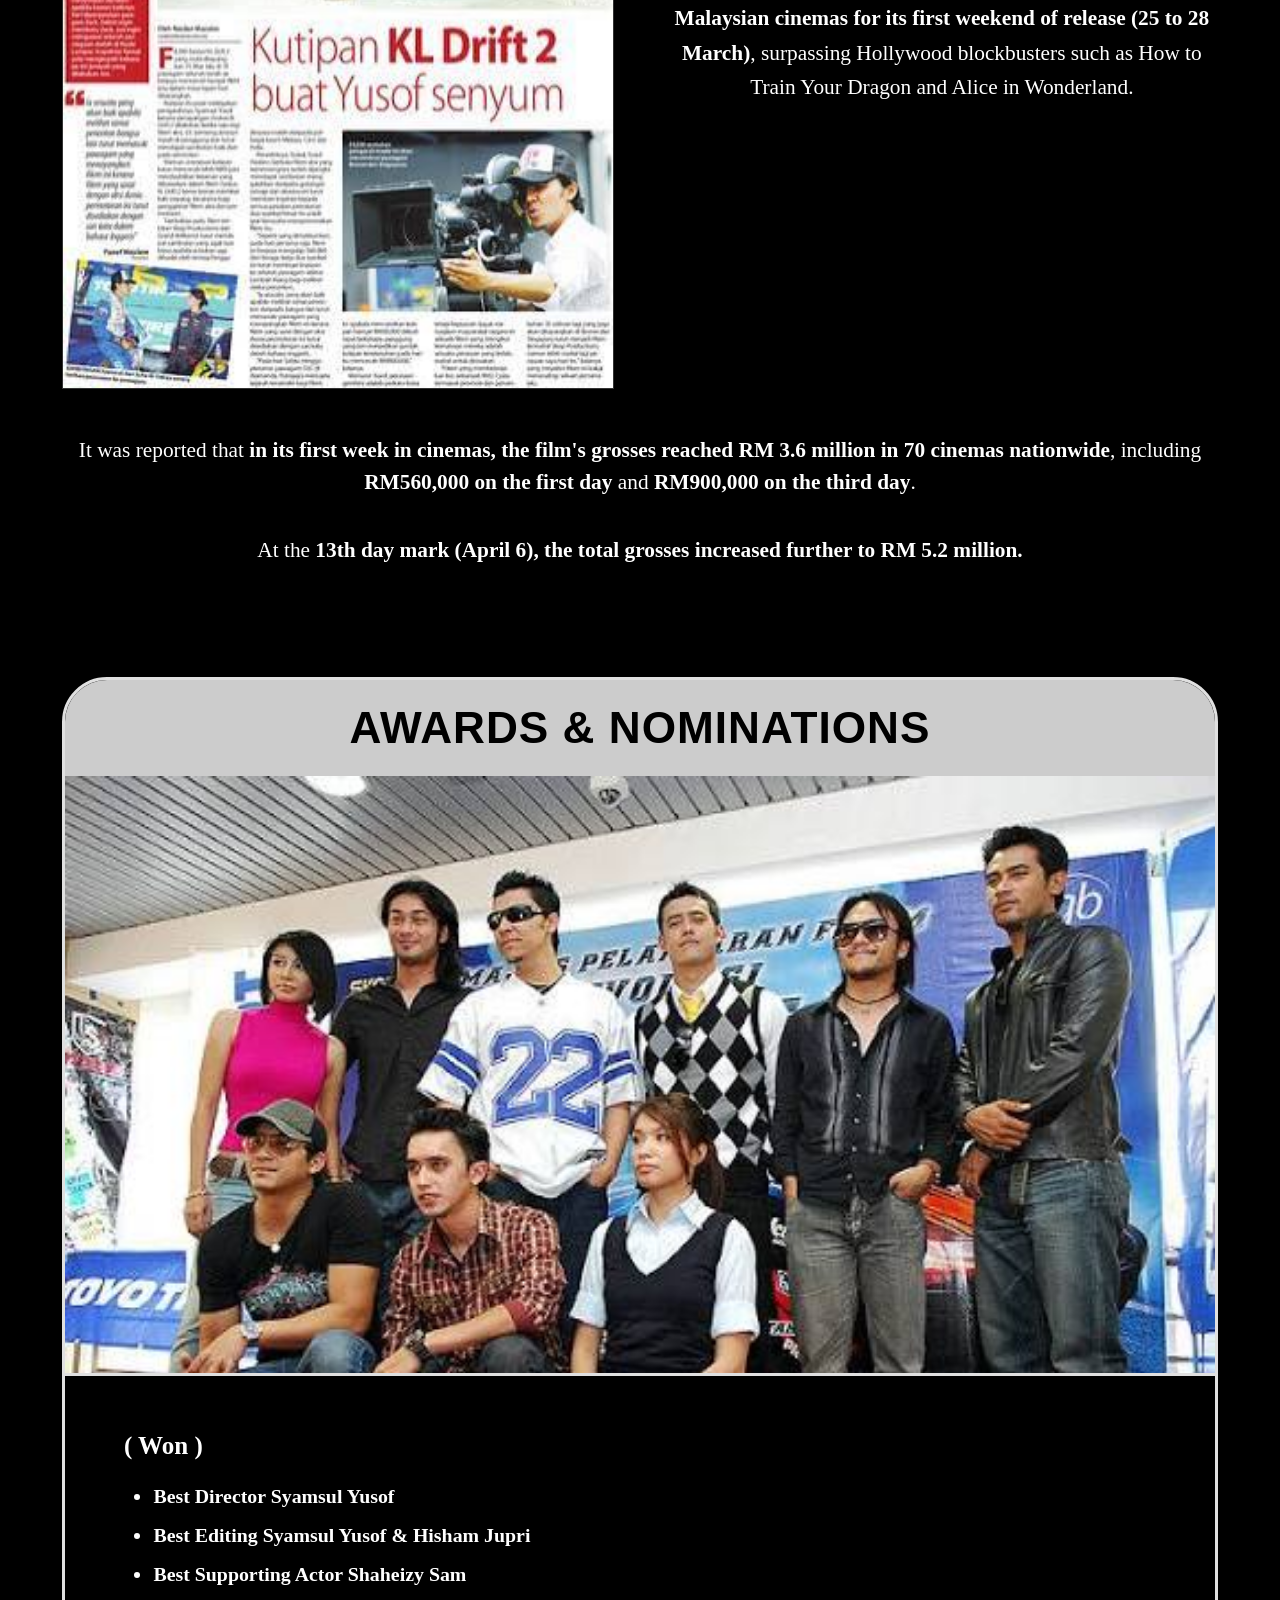
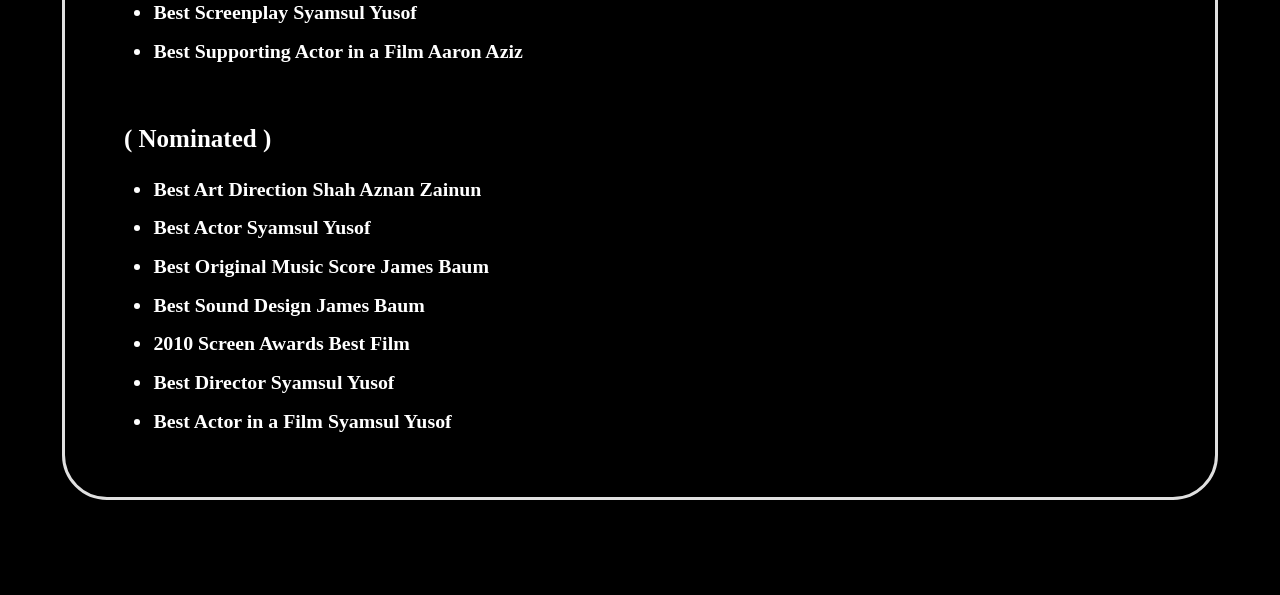
<file: kldrift2.html>
<!DOCTYPE html>
<html lang="en">
<head>
    <meta charset="UTF-8">
    <meta name="viewport" content="width=device-width, initial-scale=1.0">
    <title>Evolusi KL Drift 2</title>
    <link rel="stylesheet" href="css/style5.css">
</head>
<body>

    <header class="sticky-nav">
        <div class="nav-container">
            <a href="movie.html" class="nav-arrow-link">
                <img src="img/arrow.png" alt="Back Arrow" class="nav-arrow">
            </a>
            <nav class="nav-links">
                <a href="kldrift.html">KL DRIFT</a>
                <a href="bohsiah.html">BOHSIAH</a>
                <a href="kldrift2.html" class="active">KL DRIFT 2</a>
                <a href="khurafat.html">KHURAFAT</a>
                <a href="klgangster.html">KL GANGSTER</a>
                <a href="klgangster2.html">KL GANGSTER 2</a>
                <a href="munafik.html">MUNAFIK</a>
                <a href="matkilau.html">MAT KILAU</a>
            </nav>
        </div>
    </header>

    <div class="main-title-container">
        <h1 class="movie-main-title">EVOLUSI KL DRIFT 2</h1>
    </div>

    <main class="content-wrapper">

        <section class="section-row part-1">
            <div class="col-left">
                <img src="img/Poster/KL DRIFT 2.png" alt="Evolusi KL Drift 2 Poster" class="responsive-img poster-shadow">
            </div>
            <div class="col-right synopsis-text">
                <h2>Director</h2>
                <ul>
                    <li>SYAMSUL YUSOF</li>
                </ul>
                
                <h2>Writers</h2>
                <ul>
                    <li>SYAMSUL YUSOF</li>
                </ul>

                <p>Racing life between Zack and Sham has not ended yet. Zack is not an illegal racer like before. Beneath the chaos, comes a female professional drifter name as Aleeya.</p>
                
                <p>Joe, who managed to escape from death of the accident, still put a big revenge on Zack. The deep scars on his face strengthen his will to destroy Zack and his people.</p>
            </div>
        </section>

        <section class="cast-panel part-2">
            <div class="panel-header">
                <h2>TOP CAST</h2>
            </div>
            <div class="panel-body">
                <div class="cast-grid">
                    <div class="cast-card">
                        <img src="img/Potrait/Syamsul Yusof.png" alt="Syamsul Yusof">
                        <p class="actor-name">SYAMSUL YUSOF</p>
                        <p class="character-name">( ZACK )</p>
                    </div>
                    <div class="cast-card">
                        <img src="img/Potrait/Farid Kamil.png" alt="Farid Kamil">
                        <p class="actor-name">FARID KAMIL</p>
                        <p class="character-name">( SYAM )</p>
                    </div>
                    <div class="cast-card">
                        <img src="img/Potrait/Remy Ishak.png" alt="Remy Ishak">
                        <p class="actor-name">REMY ISHAK</p>
                        <p class="character-name">( ASP KAMAL )</p>
                    </div>
                    <div class="cast-card">
                        <img src="img/Potrait/Aaron Aziz.png" alt="Aaron Aziz">
                        <p class="actor-name">AARON AZIZ</p>
                        <p class="character-name">( JOE )</p>
                    </div>
                    <div class="cast-card">
                        <img src="img/Potrait/Shaizey Sam.png" alt="Shaizey Sam">
                        <p class="actor-name">SHAIZEY SAM</p>
                        <p class="character-name">( ERY )</p>
                    </div>
                    <div class="cast-card">
                        <img src="img/Potrait/SCHA AL-YAHYA.png" alt="Scha Al-Yahya">
                        <p class="actor-name">SCHA AL-YAHYA</p>
                        <p class="character-name">( ALEEYA )</p>
                    </div>
                </div>
            </div>
        </section>

        <section class="section-row part-3 production-showcase">
            <div class="col-left image-block-large">
                <img src="img/News/KL DRIFT 2 (1).png" alt="Behind the Scenes" class="responsive-img bts-img">
            </div>
            <div class="col-right text-stretched alignment-fix">
                <p>Evolusi KL Drift 2 is the third film directed by Syamsul Yusof and co-produced by Skop Productions and Grand Brilliance.</p>
                <p>The film's <strong>production cost</strong> is estimated at <strong>RM 2.5 million</strong>, including promotion, making it the <strong>most expensive film ever produced by Skop</strong>.</p>
                <p>The film's filming locations include Port Klang and Putrajaya.</p>
            </div>
        </section>

        <section class="box-office-section part-4">
            <div class="section-row split-row">
                <div class="col-left">
                    <img src="img/News/KL DRIFT 2 (2).png" alt="Newspaper Clipping" class="responsive-img clipping-img">
                </div>
                <div class="col-right text-stretched side-info">
                    <p>The Evolution of KL Drift 2 was released on <strong>25 March 2010</strong> and managed to a<strong>chieve the highest box office collection in all Malaysian cinemas for its first weekend of release (25 to 28 March)</strong>, surpassing Hollywood blockbusters such as How to Train Your Dragon and Alice in Wonderland.</p>
                </div>
            </div>
            <div class="center-text-block text-stretched bottom-grosses">
                <p>It was reported that <strong>in its first week in cinemas, the film's grosses reached RM 3.6 million in 70 cinemas nationwide</strong>, including <strong>RM560,000 on the first day</strong> and <strong>RM900,000 on the third day</strong>.</p>
                <p>At the <strong>13th day mark (April 6), the total grosses increased further to RM 5.2 million.</strong></p>
            </div>
        </section>

        <section class="awards-panel part-5">
            <div class="panel-header text-dark">
                <h2>AWARDS & NOMINATIONS</h2>
            </div>
            <div class="awards-vertical-body">
                <div class="awards-top-image-container">
                    <img src="img/News/KL DRIFT (3).png" alt="Awards Team" class="fill-panel-top-img">
                </div>
                
                <div class="awards-bottom-lists">
                    <div class="award-category">
                        <h3>( Won )</h3>
                        <ul>
                            <li>Best Director Syamsul Yusof</li>
                            <li>Best Editing Syamsul Yusof & Hisham Jupri</li>
                            <li>Best Supporting Actor Shaheizy Sam</li>
                            <li>Best Screenplay Syamsul Yusof</li>
                            <li>Best Supporting Actor in a Film Aaron Aziz</li>
                        </ul>
                    </div>

                    <div class="award-category">
                        <h3>( Nominated )</h3>
                        <ul>
                            <li>Best Art Direction Shah Aznan Zainun</li>
                            <li>Best Actor Syamsul Yusof</li>
                            <li>Best Original Music Score James Baum</li>
                            <li>Best Sound Design James Baum</li>
                            <li>2010 Screen Awards Best Film</li>
                            <li>Best Director Syamsul Yusof</li>
                            <li>Best Actor in a Film Syamsul Yusof</li>
                        </ul>
                    </div>
                </div>
            </div>
        </section>

    </main>

</body>
</html>
</file>
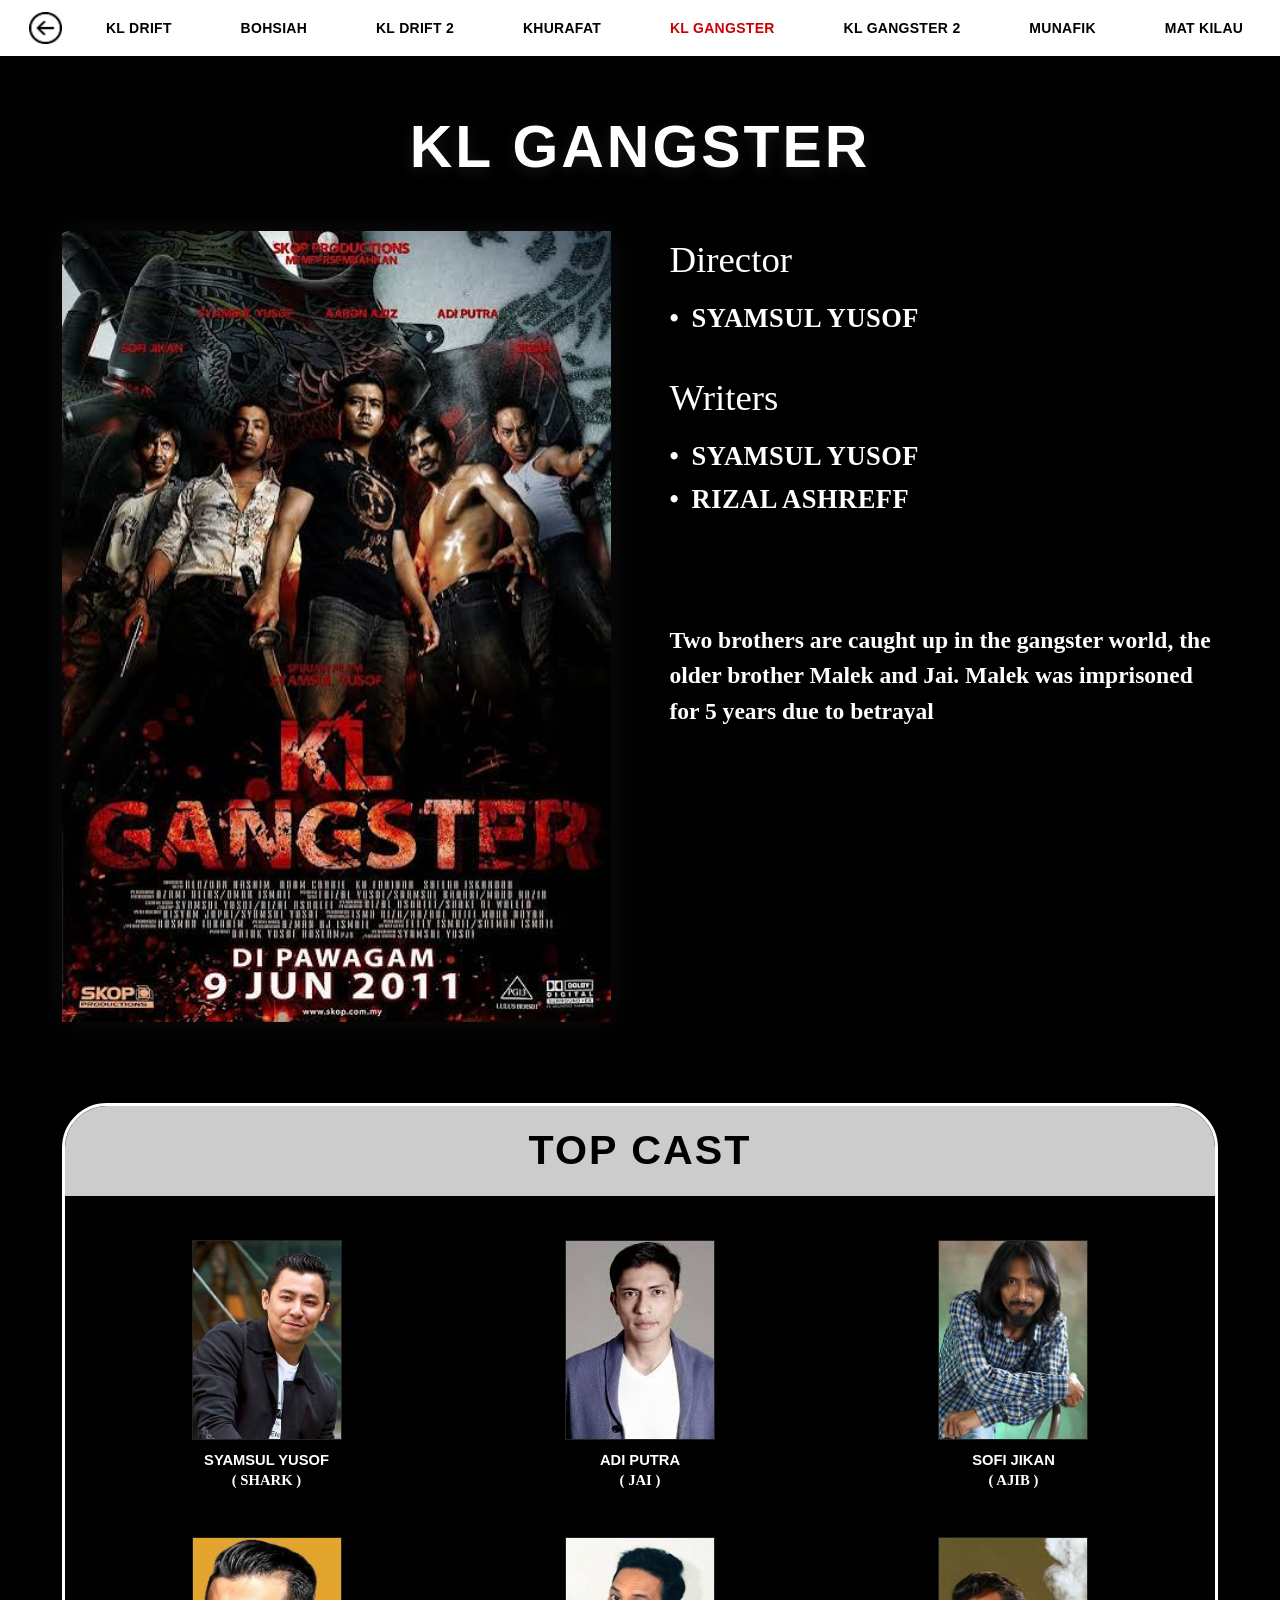
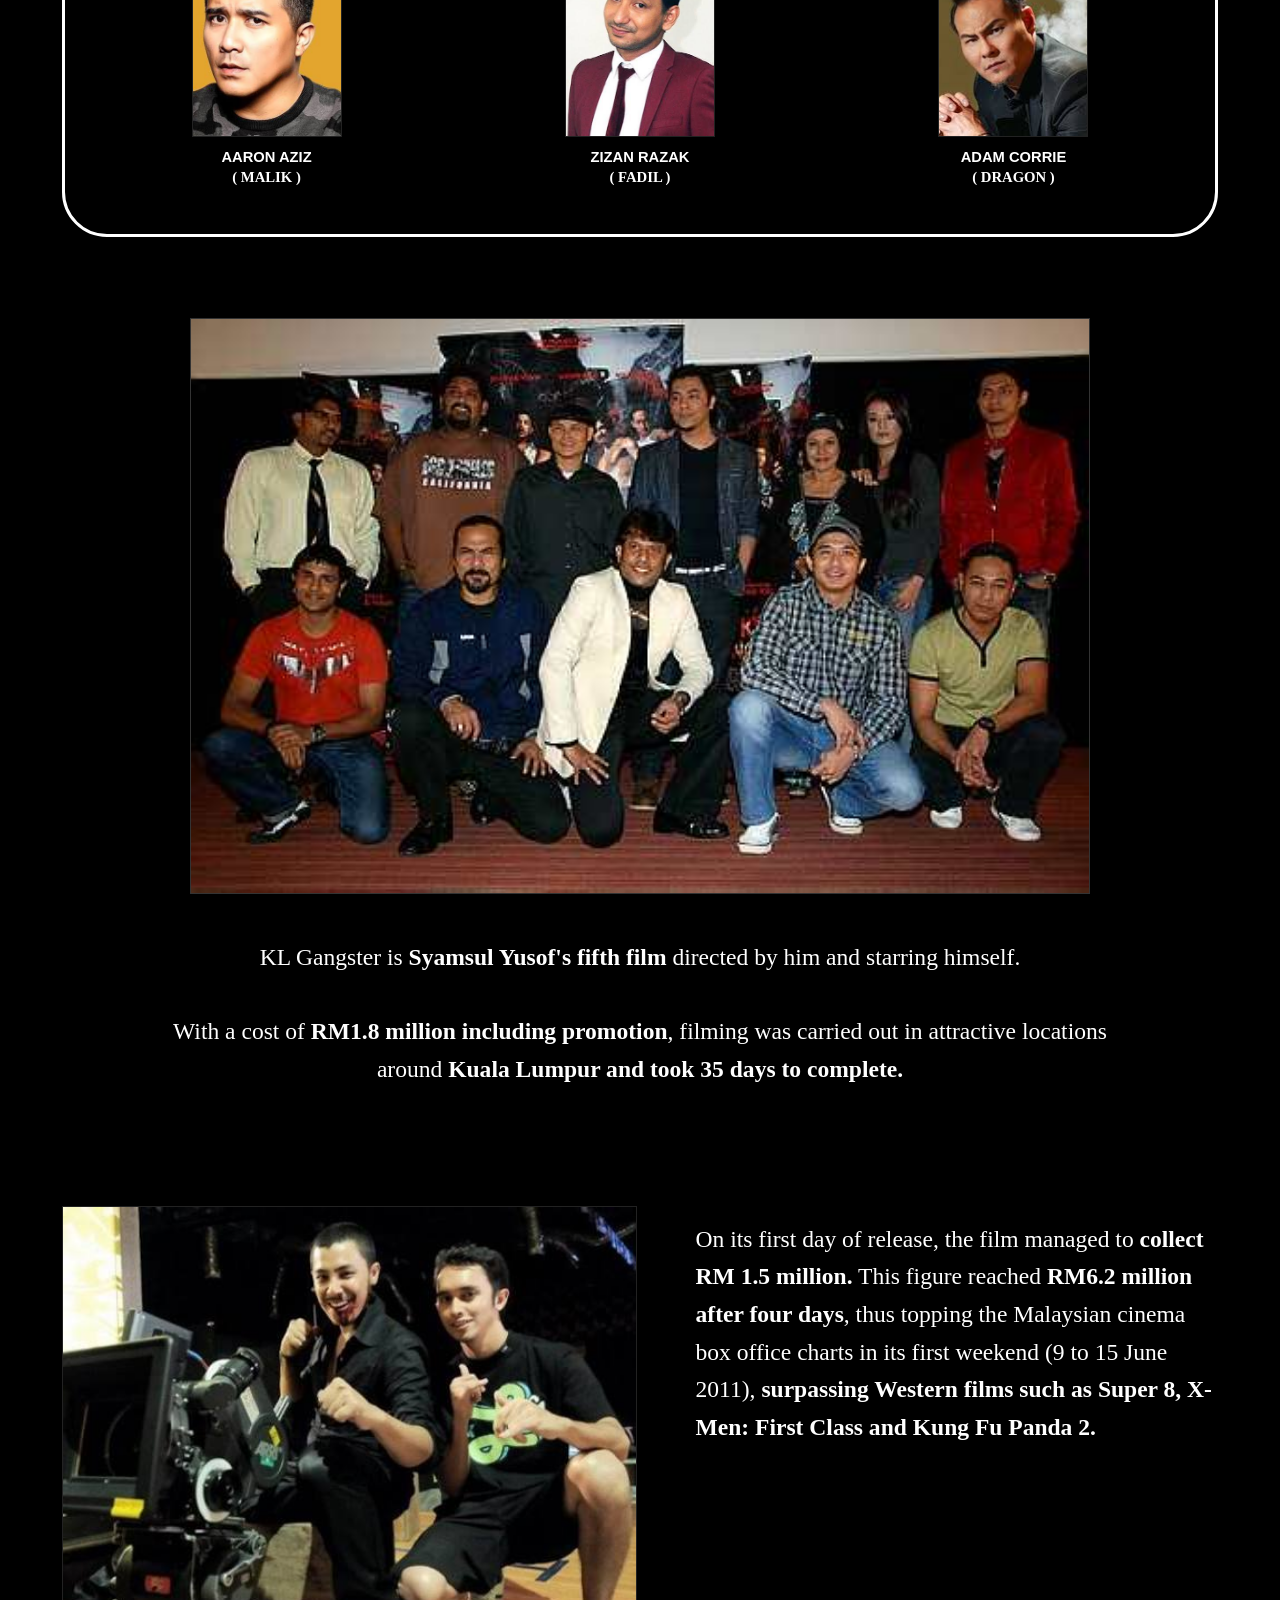
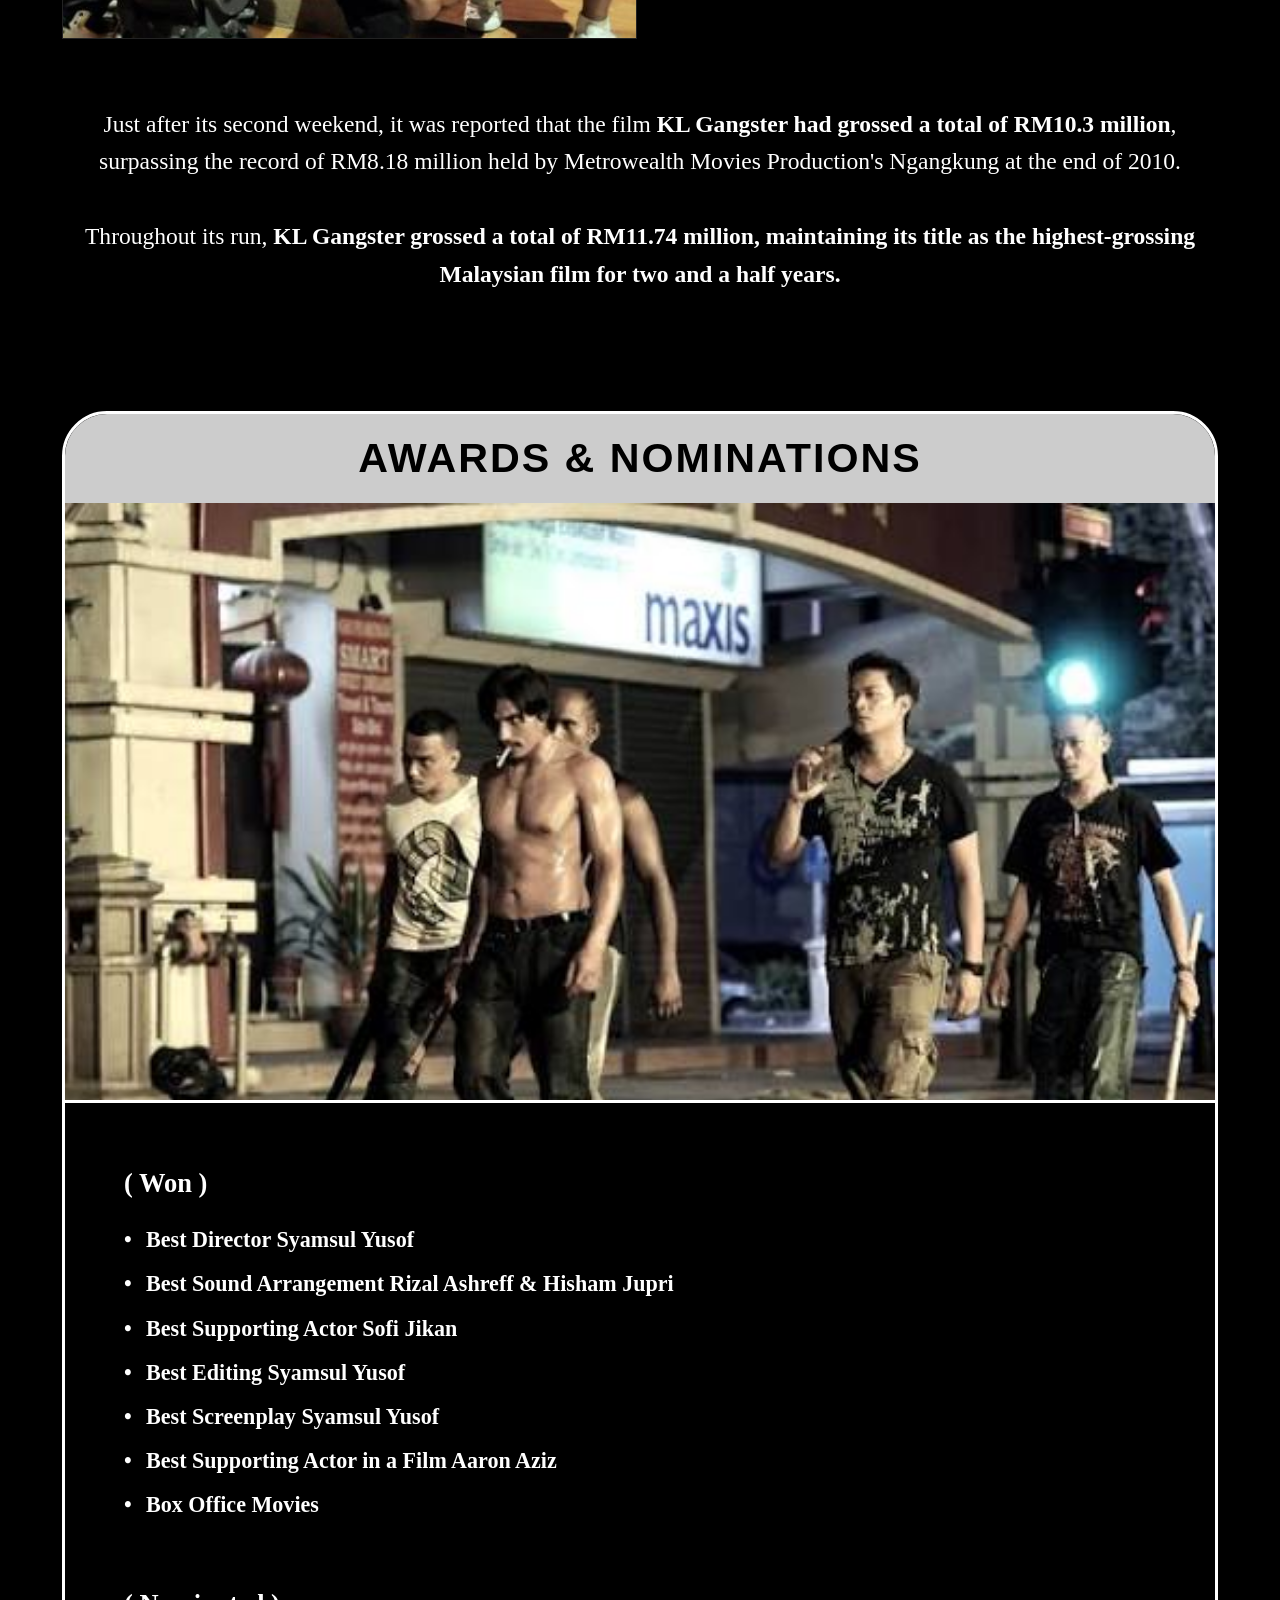
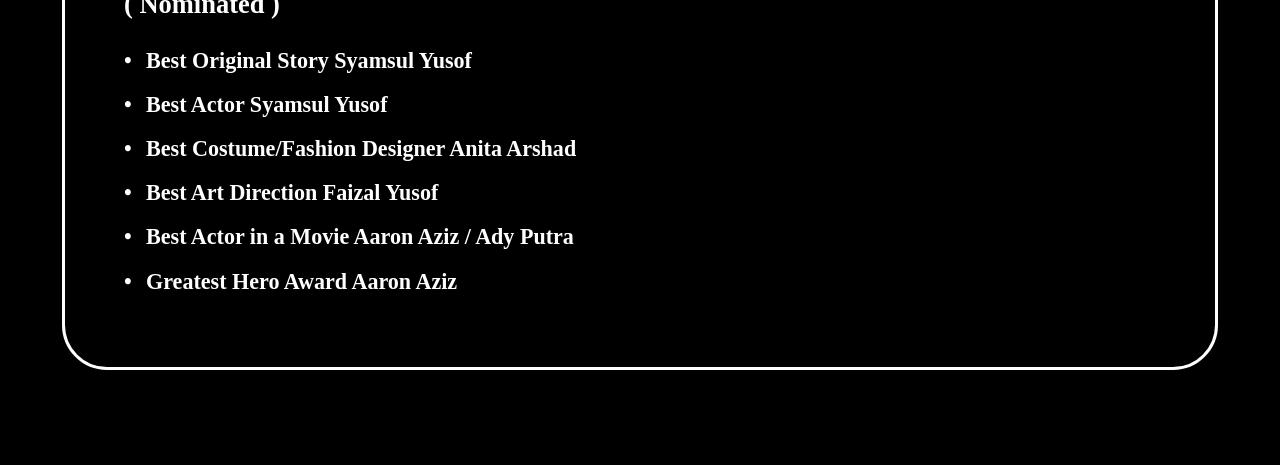
<file: klgangster.html>
<!DOCTYPE html>
<html lang="en">
<head>
    <meta charset="UTF-8">
    <meta name="viewport" content="width=device-width, initial-scale=1.0">
    <title>KL Gangster</title>
    <link rel="stylesheet" href="css/style7.css">
</head>
<body>

    <!-- Sticky Navigation White Box Bar -->
    <header class="sticky-nav">
        <div class="nav-container">
            <a href="movie.html" class="nav-arrow-link">
                <img src="img/arrow.png" alt="Back Arrow" class="nav-arrow">
            </a>
            <nav class="nav-links">
                <a href="kldrift.html">KL DRIFT</a>
                <a href="bohsiah.html">BOHSIAH</a>
                <a href="kldrift2.html">KL DRIFT 2</a>
                <a href="khurafat.html">KHURAFAT</a>
                <a href="klgangster.html" class="active">KL GANGSTER</a>
                <a href="klgangster2.html">KL GANGSTER 2</a>
                <a href="munafik.html">MUNAFIK</a>
                <a href="matkilau.html">MAT KILAU</a>
            </nav>
        </div>
    </header>

    <!-- Requested Headline Title Header Section -->
    <div class="main-title-container">
        <h1 class="movie-main-title">KL GANGSTER</h1>
    </div>

    <!-- Layout Wrapper Elements Box -->
    <main class="content-wrapper">

        <!-- PART 1: Poster & Main Details Panel -->
        <section class="section-row part-1">
            <div class="col-left">
                <!-- Main Movie Hero Poster File Reference Image -->
                <img src="img/Poster/KL GANGSTER.png" alt="KL Gangster Poster" class="responsive-img poster-shadow">
            </div>
            <div class="col-right split-content-col info-text-block">
                <div class="credits-left">
                    <h2>Director</h2>
                    <ul>
                        <li>SYAMSUL YUSOF</li>
                    </ul>
                    
                    <h2>Writers</h2>
                    <ul>
                        <li>SYAMSUL YUSOF</li>
                        <li>RIZAL ASHREFF</li>
                    </ul>
                </div>
                <div class="blurb-right">
                    <p class="summary-paragraph">Two brothers are caught up in the gangster world, the older brother Malek and Jai. Malek was imprisoned for 5 years due to betrayal</p>
                </div>
            </div>
        </section>

        <!-- PART 2: Top Cast Grid Deck Frame Panel -->
        <section class="cast-panel-mini part-2">
            <div class="panel-header">
                <h2>TOP CAST</h2>
            </div>
            <div class="panel-body">
                <div class="cast-grid">
                    <div class="cast-card">
                        <img src="img/Potrait/Syamsul Yusof.png" alt="Syamsul Yusof">
                        <p class="actor-name">SYAMSUL YUSOF</p>
                        <p class="character-name">( SHARK )</p>
                    </div>
                    <div class="cast-card">
                        <img src="img/Potrait/Adi Putra.jpg" alt="Adi Putra">
                        <p class="actor-name">ADI PUTRA</p>
                        <p class="character-name">( JAI )</p>
                    </div>
                    <div class="cast-card">
                        <img src="img/Potrait/Sofi Jikan.jpg" alt="Sofi Jikan">
                        <p class="actor-name">SOFI JIKAN</p>
                        <p class="character-name">( AJIB )</p>
                    </div>
                    <div class="cast-card">
                        <img src="img/Potrait/Aaron Aziz.png" alt="Aaron Aziz">
                        <p class="actor-name">AARON AZIZ</p>
                        <p class="character-name">( MALIK )</p>
                    </div>
                    <div class="cast-card">
                        <img src="img/Potrait/Zizan Razak.jpg" alt="Zizan Razak">
                        <p class="actor-name">ZIZAN RAZAK</p>
                        <p class="character-name">( FADIL )</p>
                    </div>
                    <div class="cast-card">
                        <img src="img/Potrait/Adam Corrier.jpg" alt="Adam Corrie">
                        <p class="actor-name">ADAM CORRIE</p>
                        <p class="character-name">( DRAGON )</p>
                    </div>
                </div>
            </div>
        </section>

        <!-- PART 3: Production Background & Still Section -->
        <section class="production-showcase part-3">
            <div class="image-block-center">
                <!-- Production Photo Scene Reference Image -->
                <img src="img/News/KL GANGSTER 1.jpg" alt="KL Gangster Cast Production Shot" class="responsive-img bts-img">
            </div>
            <div class="text-stretched alignment-fix mid-paragraphs">
                <p>KL Gangster is <strong>Syamsul Yusof's fifth film</strong> directed by him and starring himself.</p>
                <p>With a cost of <strong>RM1.8 million including promotion</strong>, filming was carried out in attractive locations around <strong>Kuala Lumpur and took 35 days to complete.</strong></p>
            </div>
        </section>

        <!-- PART 4: Combined Media Split & Box Office Statistics -->
        <section class="box-office-section part-4">
            <div class="section-row split-row reverse-mobile">
                <div class="col-left image-block-stretched">
                    <!-- Split Banner Reference Image -->
                    <img src="img/News/KL GANGSTER 2.jpg" alt="KL Gangster Fight Action Scene" class="responsive-img clipping-img">
                </div>
                <div class="col-right text-stretched alignment-fix text-side-padding side-info-box">
                    <p>On its first day of release, the film managed to <strong>collect RM 1.5 million.</strong> This figure reached <strong>RM6.2 million after four days</strong>, thus topping the Malaysian cinema box office charts in its first weekend (9 to 15 June 2011), <strong>surpassing Western films such as Super 8, X-Men: First Class and Kung Fu Panda 2.</strong></p>
                </div>
            </div>
            <div class="center-text-block text-stretched bottom-grosses">
                <p>Just after its second weekend, it was reported that the film <strong>KL Gangster had grossed a total of RM10.3 million</strong>, surpassing the record of RM8.18 million held by Metrowealth Movies Production's Ngangkung at the end of 2010.</p>
                <p>Throughout its run, <strong>KL Gangster grossed a total of RM11.74 million, maintaining its title as the highest-grossing Malaysian film for two and a half years.</strong></p>
            </div>
        </section>

        <!-- PART 5: Awards & Nominations Underlined Panel Panel -->
        <section class="awards-panel part-5">
            <div class="panel-header">
                <h2>AWARDS & NOMINATIONS</h2>
            </div>
            <div class="awards-vertical-body">
                <div class="awards-top-image-container">
                    <!-- Awards Image Reference Image -->
                    <img src="img/News/KL GANGSTER 3.jpg" alt="Awards Scene Cast Walk" class="fill-panel-top-img">
                </div>
                
                <div class="awards-bottom-lists">
                    <div class="award-category">
                        <h3>( Won )</h3>
                        <ul>
                            <li>Best Director Syamsul Yusof</li>
                            <li>Best Sound Arrangement Rizal Ashreff & Hisham Jupri</li>
                            <li>Best Supporting Actor Sofi Jikan</li>
                            <li>Best Editing Syamsul Yusof</li>
                            <li>Best Screenplay Syamsul Yusof</li>
                            <li>Best Supporting Actor in a Film Aaron Aziz</li>
                            <li>Box Office Movies</li>
                        </ul>
                    </div>
                    <div class="award-category">
                        <h3>( Nominated )</h3>
                        <ul>
                            <li>Best Original Story Syamsul Yusof</li>
                            <li>Best Actor Syamsul Yusof</li>
                            <li>Best Costume/Fashion Designer Anita Arshad</li>
                            <li>Best Art Direction Faizal Yusof</li>
                            <li>Best Actor in a Movie Aaron Aziz / Ady Putra</li>
                            <li>Greatest Hero Award Aaron Aziz</li>
                        </ul>
                    </div>
                </div>
            </div>
        </section>

    </main>

</body>
</html>
</file>
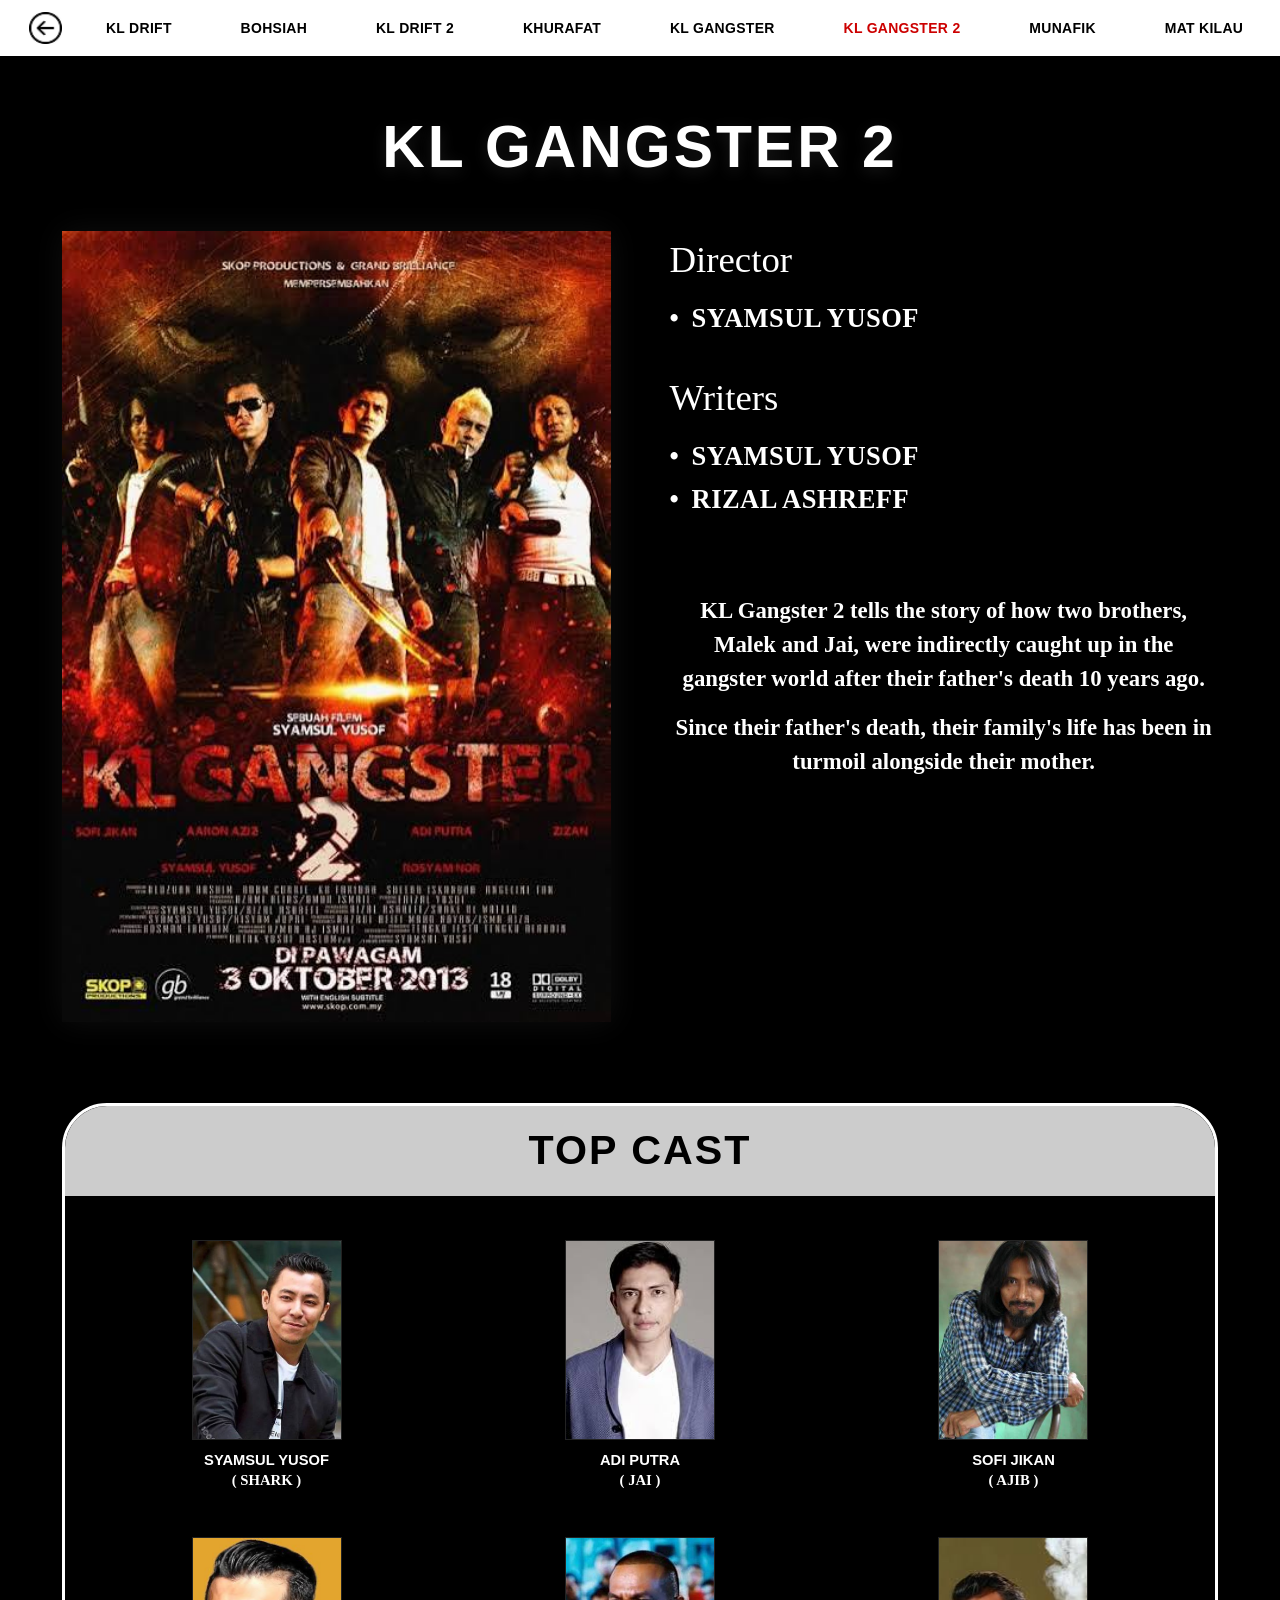
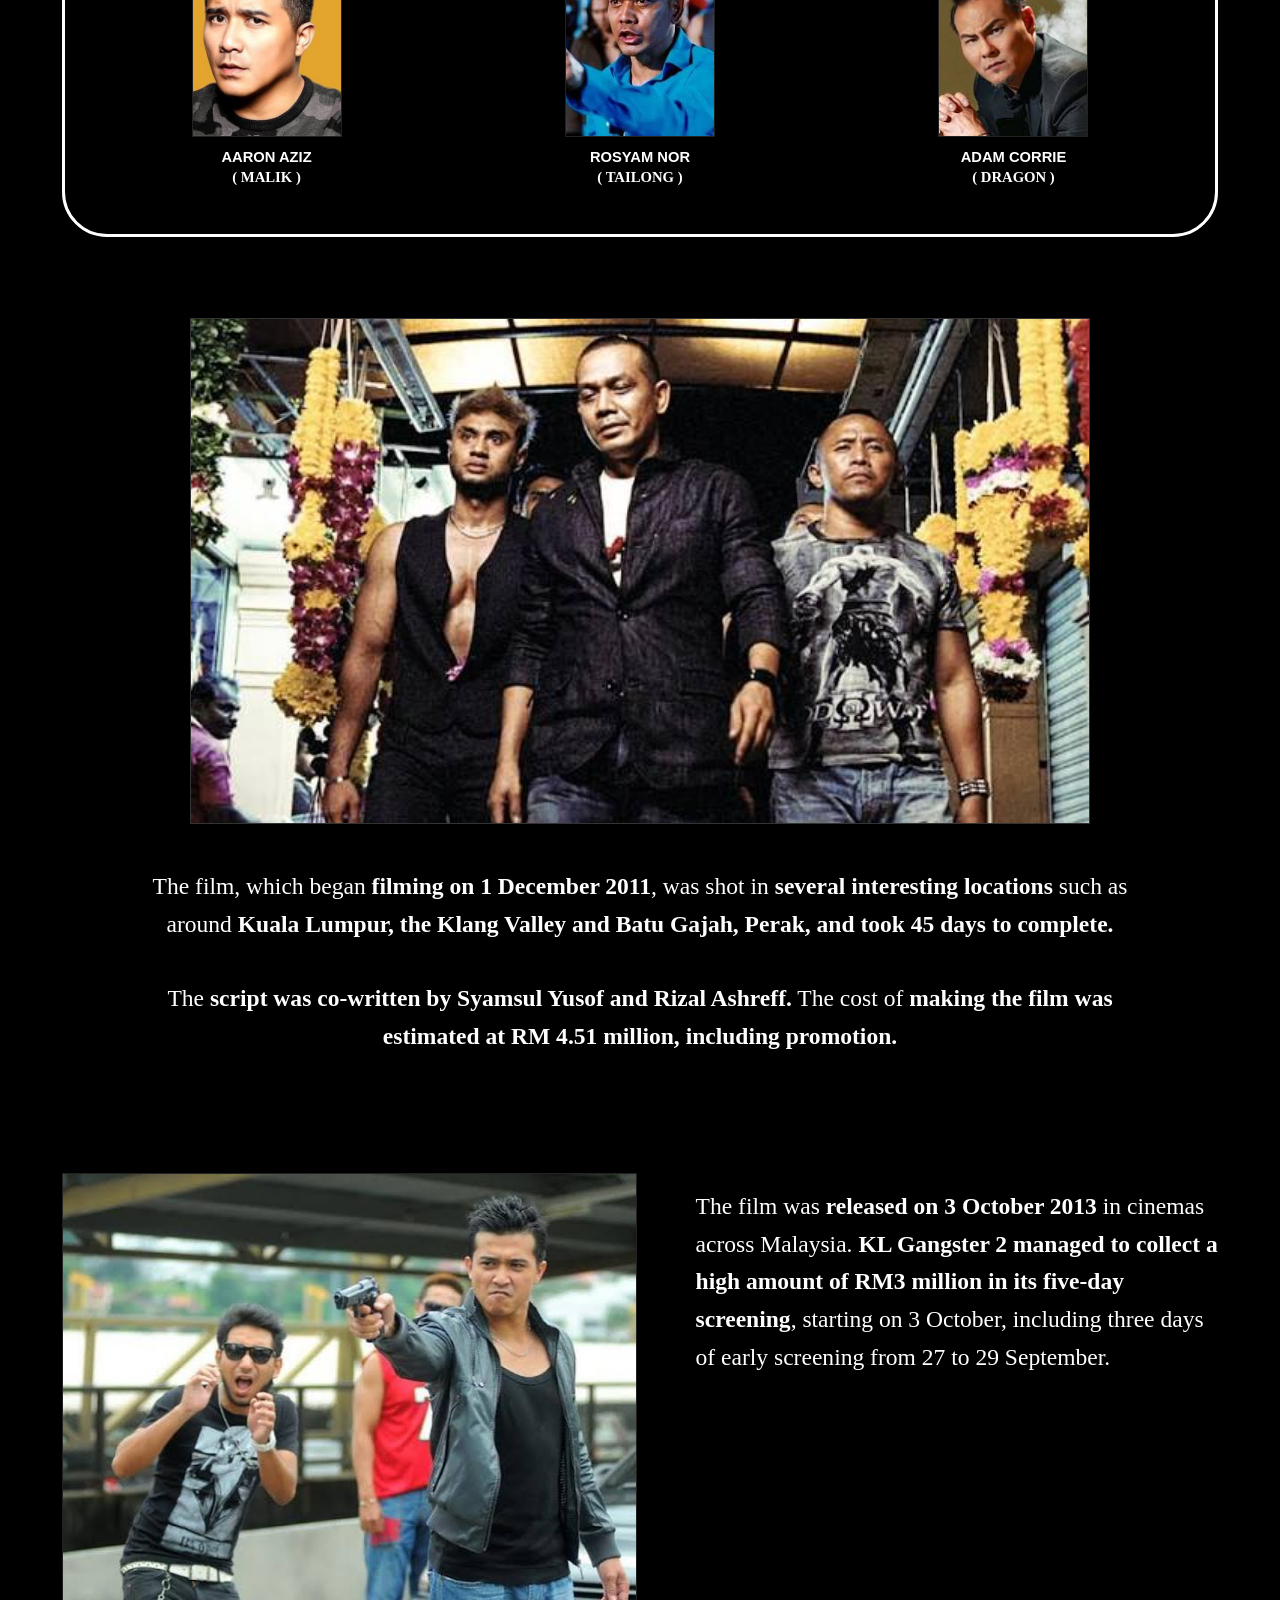
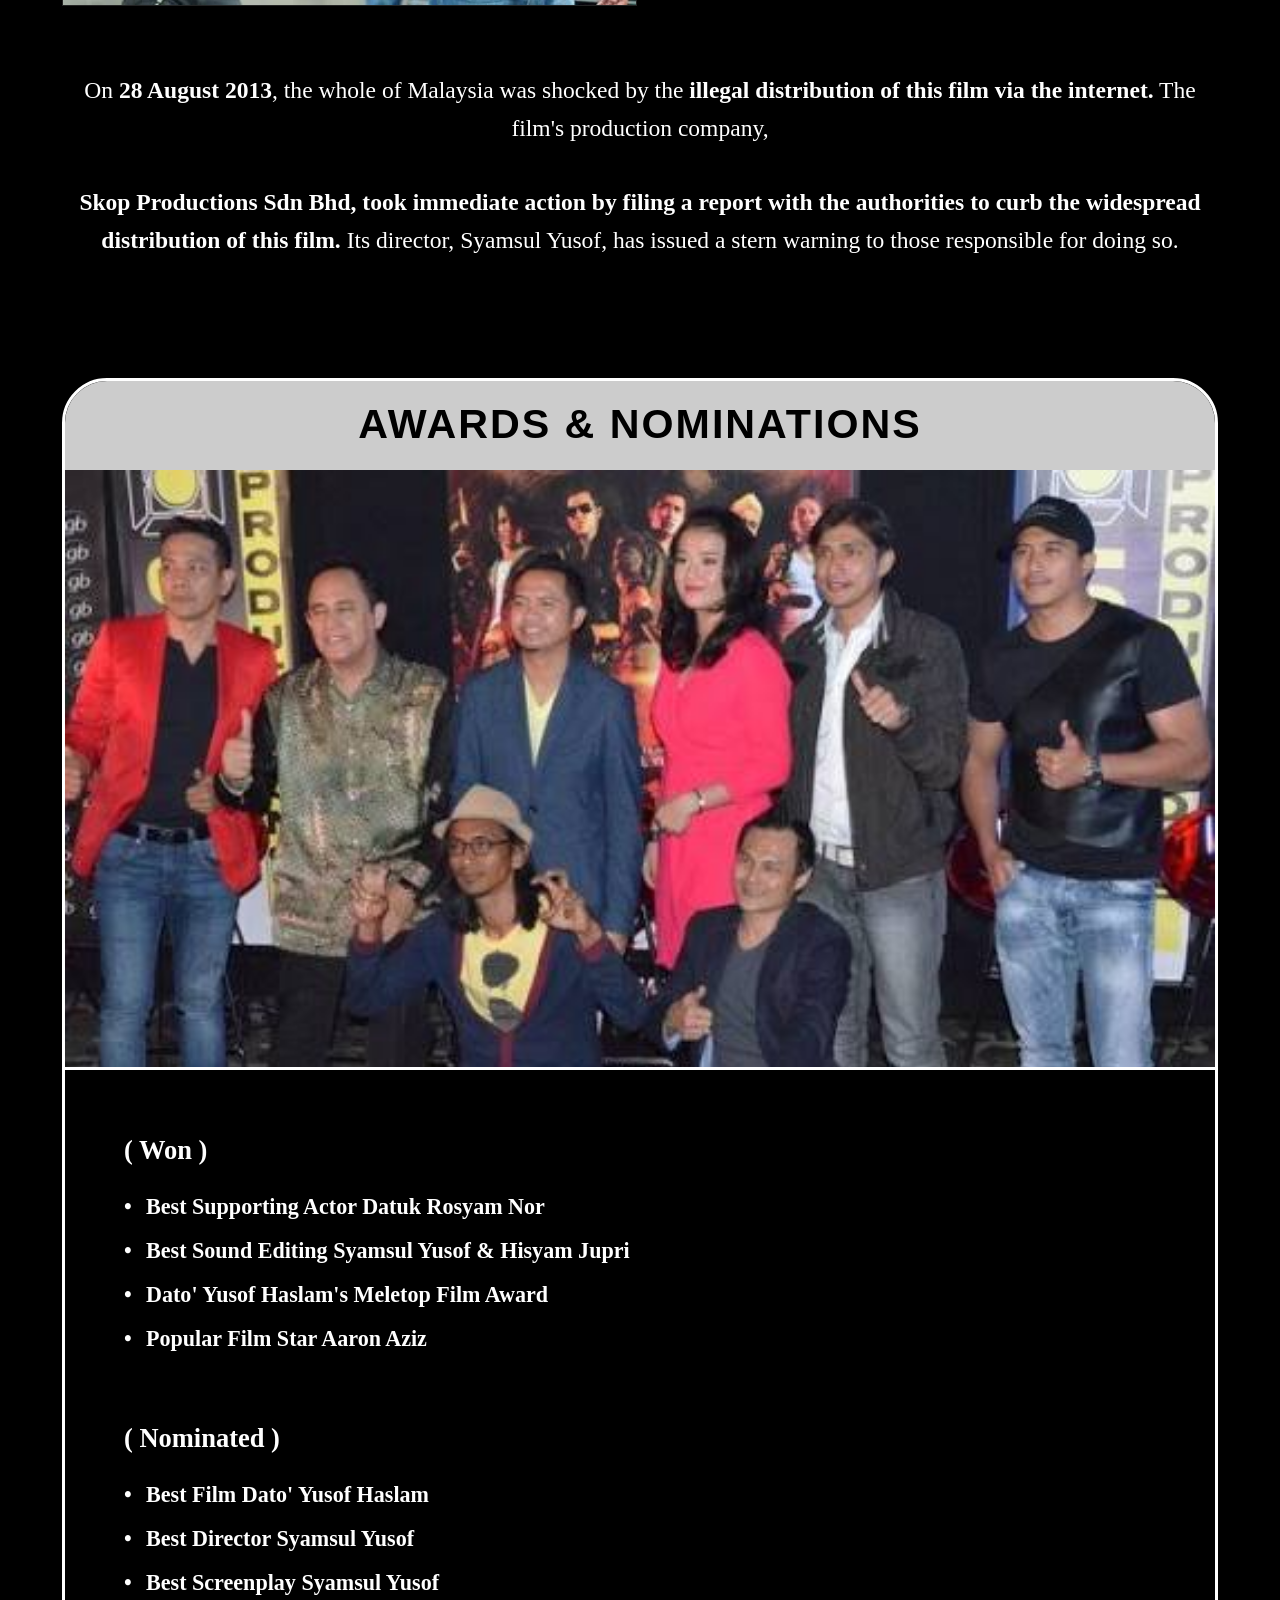
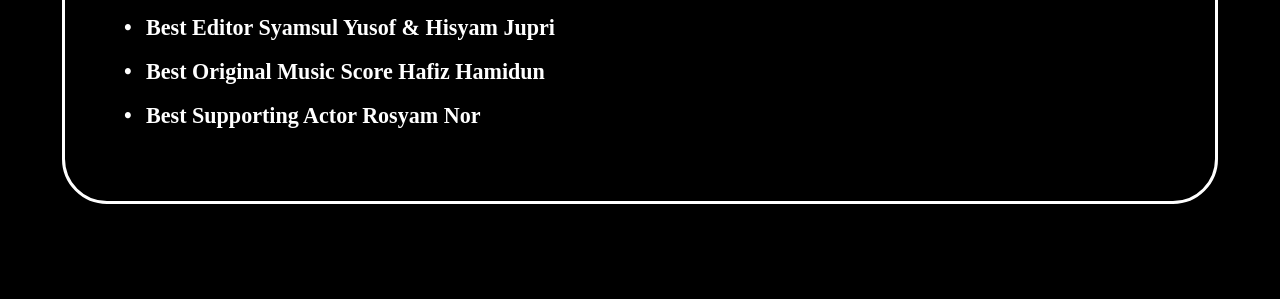
<file: klgangster2.html>
<!DOCTYPE html>
<html lang="en">
<head>
    <meta charset="UTF-8">
    <meta name="viewport" content="width=device-width, initial-scale=1.0">
    <title>KL Gangster 2</title>
    <link rel="stylesheet" href="css/style8.css">
</head>
<body>

    <!-- Sticky Navigation White Box Bar -->
    <header class="sticky-nav">
        <div class="nav-container">
            <a href="movie.html" class="nav-arrow-link">
                <img src="img/arrow.png" alt="Back Arrow" class="nav-arrow">
            </a>
            <nav class="nav-links">
                <a href="kldrift.html">KL DRIFT</a>
                <a href="bohsiah.html">BOHSIAH</a>
                <a href="kldrift2.html">KL DRIFT 2</a>
                <a href="khurafat.html">KHURAFAT</a>
                <a href="klgangster.html">KL GANGSTER</a>
                <a href="klgangster2.html" class="active">KL GANGSTER 2</a>
                <a href="munafik.html">MUNAFIK</a>
                <a href="matkilau.html">MAT KILAU</a>
            </nav>
        </div>
    </header>

    <!-- Requested Headline Title Header Section -->
    <div class="main-title-container">
        <h1 class="movie-main-title">KL GANGSTER 2</h1>
    </div>

    <!-- Layout Wrapper Elements Box -->
    <main class="content-wrapper">

        <!-- PART 1: Poster & Main Details Panel -->
        <section class="section-row part-1">
            <div class="col-left">
                <!-- Main Movie Hero Poster File Reference Image -->
                <img src="img/Poster/KL GANGSTER 2.png" alt="KL Gangster 2 Poster" class="responsive-img poster-shadow">
            </div>
            <div class="col-right split-content-col info-text-block">
                <div class="credits-left">
                    <h2>Director</h2>
                    <ul>
                        <li>SYAMSUL YUSOF</li>
                    </ul>
                    
                    <h2>Writers</h2>
                    <ul>
                        <li>SYAMSUL YUSOF</li>
                        <li>RIZAL ASHREFF</li>
                    </ul>
                </div>
                <div class="blurb-right">
                    <p class="summary-paragraph text-center">KL Gangster 2 tells the story of how two brothers, Malek and Jai, were indirectly caught up in the gangster world after their father's death 10 years ago.</p>
                    <p class="summary-paragraph text-center">Since their father's death, their family's life has been in turmoil alongside their mother.</p>
                </div>
            </div>
        </section>

        <!-- PART 2: Top Cast Grid Deck Frame Panel -->
        <section class="cast-panel-mini part-2">
            <div class="panel-header">
                <h2>TOP CAST</h2>
            </div>
            <div class="panel-body">
                <div class="cast-grid">
                    <div class="cast-card">
                        <img src="img/Potrait/Syamsul Yusof.png" alt="Syamsul Yusof">
                        <p class="actor-name">SYAMSUL YUSOF</p>
                        <p class="character-name">( SHARK )</p>
                    </div>
                    <div class="cast-card">
                        <img src="img/Potrait/Adi Putra.jpg" alt="Adi Putra">
                        <p class="actor-name">ADI PUTRA</p>
                        <p class="character-name">( JAI )</p>
                    </div>
                    <div class="cast-card">
                        <img src="img/Potrait/Sofi Jikan.jpg" alt="Sofi Jikan">
                        <p class="actor-name">SOFI JIKAN</p>
                        <p class="character-name">( AJIB )</p>
                    </div>
                    <div class="cast-card">
                        <img src="img/Potrait/Aaron Aziz.png" alt="Aaron Aziz">
                        <p class="actor-name">AARON AZIZ</p>
                        <p class="character-name">( MALIK )</p>
                    </div>
                    <div class="cast-card">
                        <img src="img/Potrait/Rosyam Nor.jpg" alt="Rosyam Nor">
                        <p class="actor-name">ROSYAM NOR</p>
                        <p class="character-name">( TAILONG )</p>
                    </div>
                    <div class="cast-card">
                        <img src="img/Potrait/Adam Corrier.jpg" alt="Adam Corrie">
                        <p class="actor-name">ADAM CORRIE</p>
                        <p class="character-name">( DRAGON )</p>
                    </div>
                </div>
            </div>
        </section>

        <!-- PART 3: Production Background & Still Section -->
        <section class="production-showcase part-3">
            <div class="image-block-center">
                <!-- Production Photo Scene Reference Image -->
                <img src="img/News/KL GANGSTER 2 [1].jpg" alt="KL Gangster 2 Production Press Shot" class="responsive-img bts-img">
            </div>
            <div class="text-stretched alignment-fix mid-paragraphs">
                <p>The film, which began <strong>filming on 1 December 2011</strong>, was shot in <strong>several interesting locations</strong> such as around <strong>Kuala Lumpur, the Klang Valley and Batu Gajah, Perak, and took 45 days to complete.</strong></p>
                <p>The <strong>script was co-written by Syamsul Yusof and Rizal Ashreff.</strong> The cost of <strong>making the film was estimated at RM 4.51 million, including promotion.</strong></p>
            </div>
        </section>

        <!-- PART 4: Combined Media Split & Release Details -->
        <section class="box-office-section part-4">
            <div class="section-row split-row reverse-mobile">
                <div class="col-left image-block-stretched">
                    <!-- Split Banner Reference Image -->
                    <img src="img/News/KL GANGSTER 2 [2].jpg" alt="KL Gangster 2 Action Scene Stills" class="responsive-img clipping-img">
                </div>
                <div class="col-right text-stretched alignment-fix text-side-padding side-info-box">
                    <p>The film was <strong>released on 3 October 2013</strong> in cinemas across Malaysia. <strong>KL Gangster 2 managed to collect a high amount of RM3 million in its five-day screening</strong>, starting on 3 October, including three days of early screening from 27 to 29 September.</p>
                </div>
            </div>
            <div class="center-text-block text-stretched bottom-grosses">
                <p>On <strong>28 August 2013</strong>, the whole of Malaysia was shocked by the <strong>illegal distribution of this film via the internet.</strong> The film's production company,</p>
                <p><strong>Skop Productions Sdn Bhd, took immediate action by filing a report with the authorities to curb the widespread distribution of this film.</strong> Its director, Syamsul Yusof, has issued a stern warning to those responsible for doing so.</p>
            </div>
        </section>

        <!-- PART 5: Awards & Nominations Window Frame Panel -->
        <section class="awards-panel part-5">
            <div class="panel-header">
                <h2>AWARDS & NOMINATIONS</h2>
            </div>
            <div class="awards-vertical-body">
                <div class="awards-top-image-container">
                    <!-- Awards Image Reference Image -->
                    <img src="img/News/KL GANGSTER 2 [3].jpg" alt="Awards Ceremony Group Cast Photo" class="fill-panel-top-img">
                </div>
                
                <div class="awards-bottom-lists">
                    <div class="award-category">
                        <h3>( Won )</h3>
                        <ul>
                            <li>Best Supporting Actor Datuk Rosyam Nor</li>
                            <li>Best Sound Editing Syamsul Yusof & Hisyam Jupri</li>
                            <li>Dato' Yusof Haslam's Meletop Film Award</li>
                            <li>Popular Film Star Aaron Aziz</li>
                        </ul>
                    </div>
                    <div class="award-category">
                        <h3>( Nominated )</h3>
                        <ul>
                            <li>Best Film Dato' Yusof Haslam</li>
                            <li>Best Director Syamsul Yusof</li>
                            <li>Best Screenplay Syamsul Yusof</li>
                            <li>Best Editor Syamsul Yusof & Hisyam Jupri</li>
                            <li>Best Original Music Score Hafiz Hamidun</li>
                            <li>Best Supporting Actor Rosyam Nor</li>
                        </ul>
                    </div>
                </div>
            </div>
        </section>

    </main>

</body>
</html>
</file>
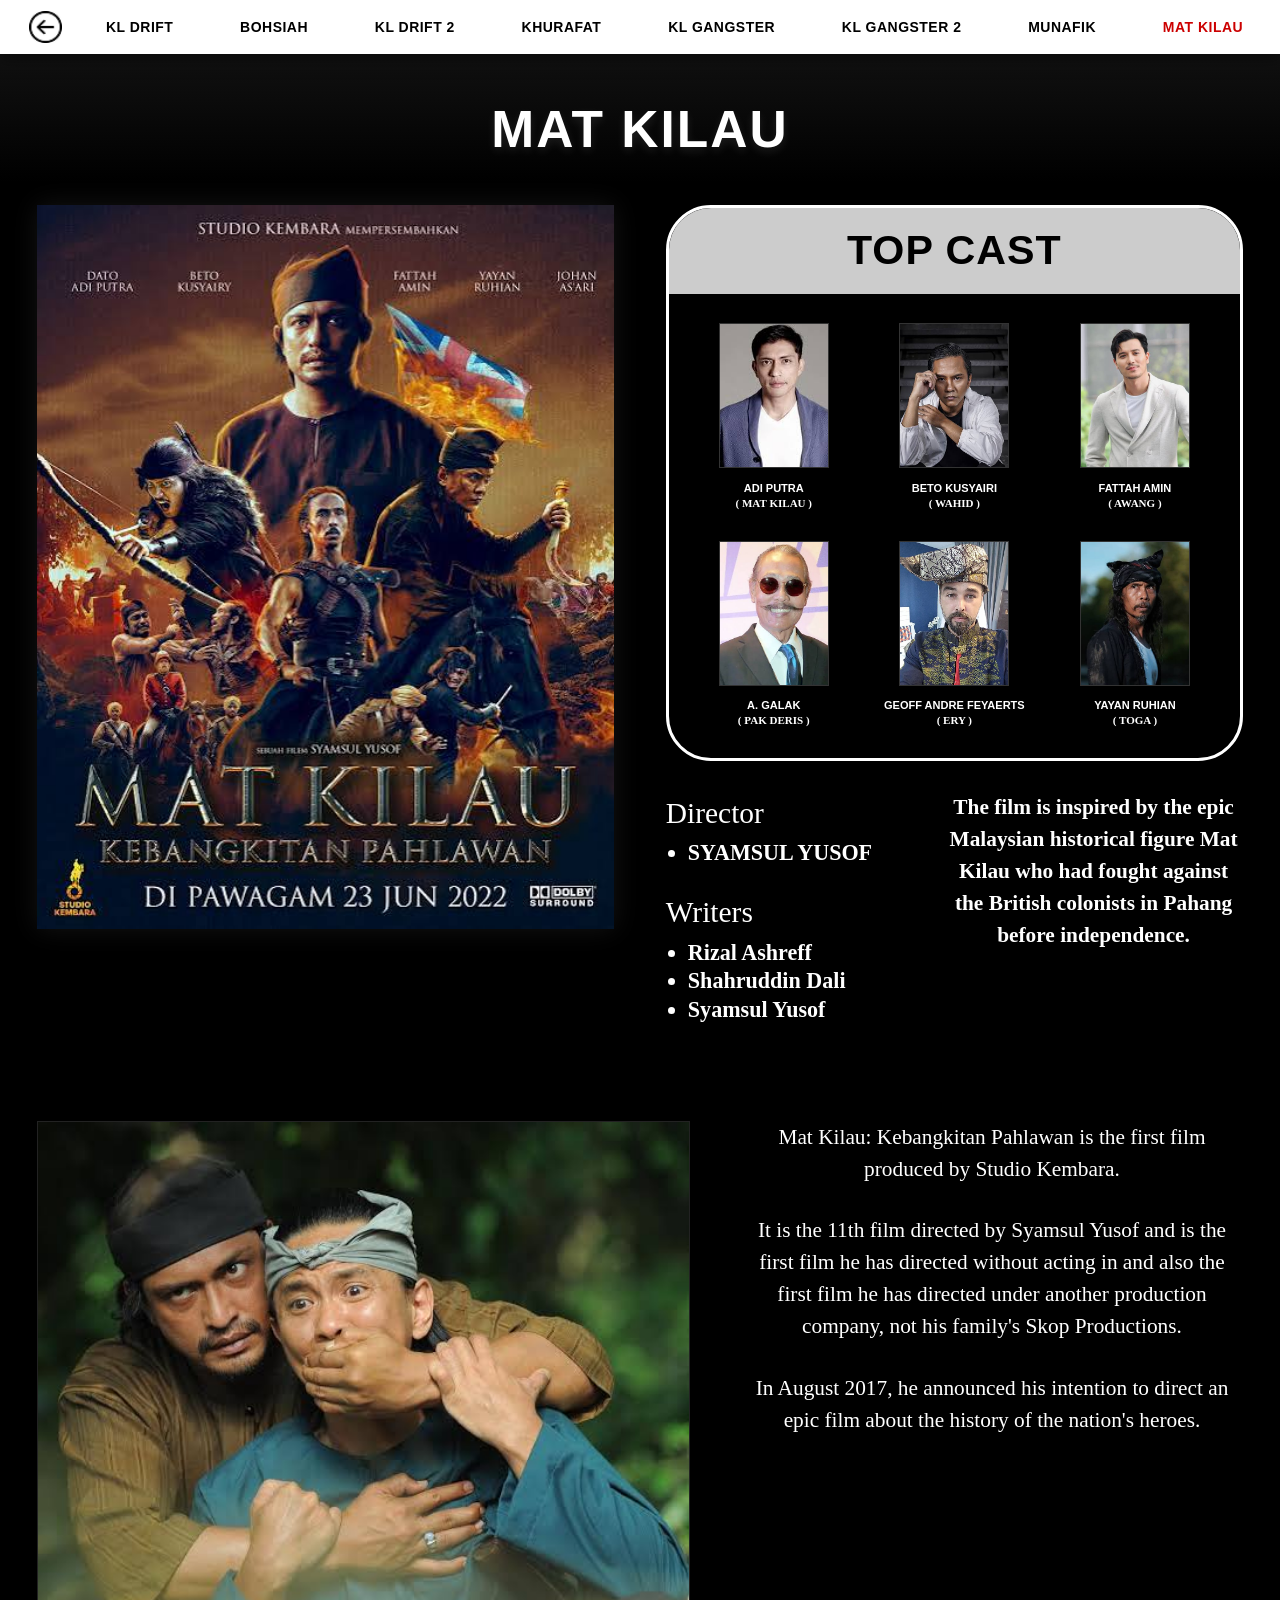
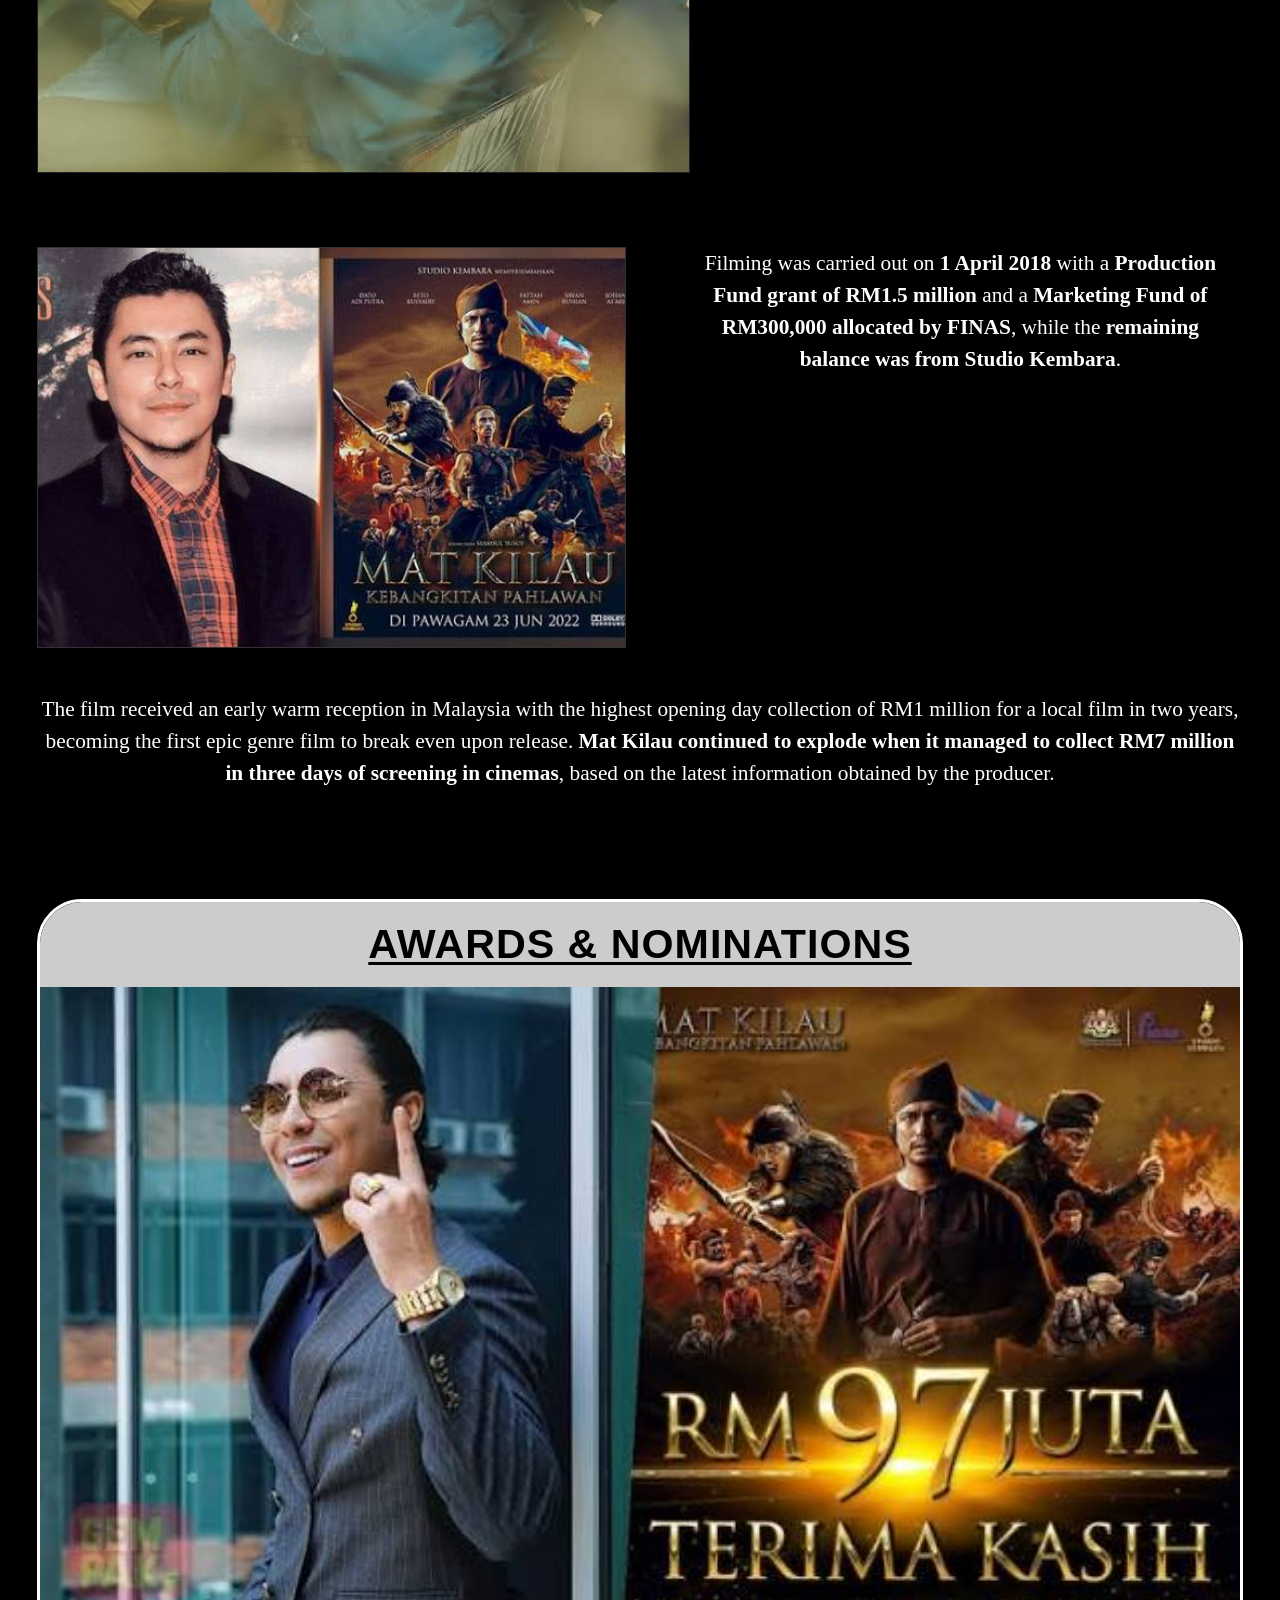
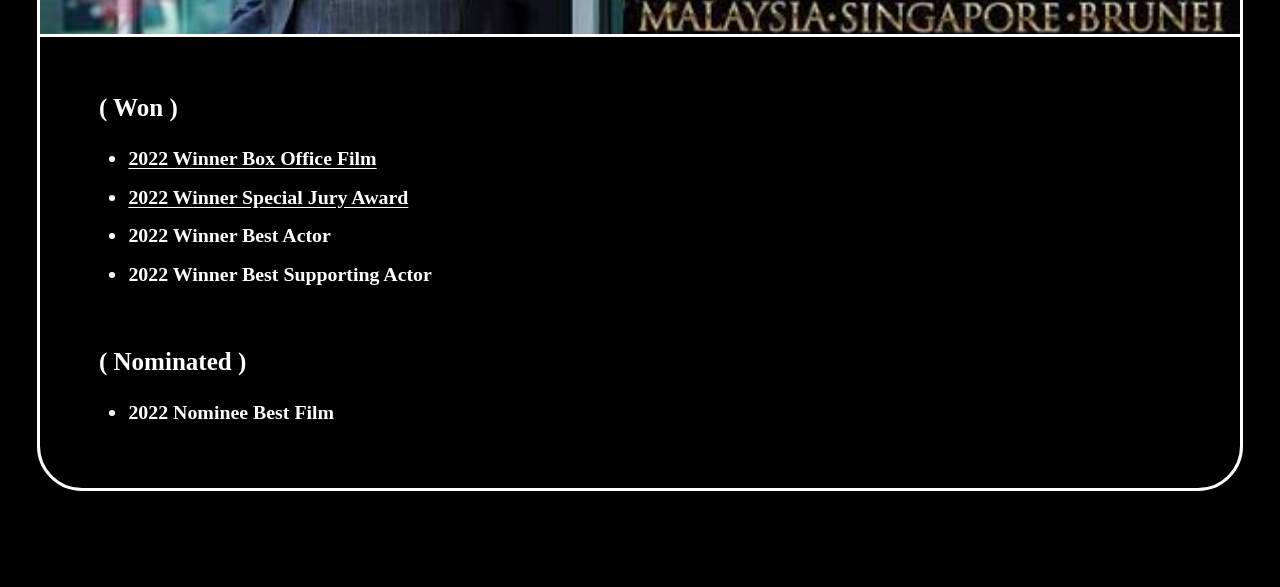
<file: matkilau.html>
<!DOCTYPE html>
<html lang="en">
<head>
    <meta charset="UTF-8">
    <meta name="viewport" content="width=device-width, initial-scale=1.0">
    <title>Mat Kilau</title>
    <link rel="stylesheet" href="css/style10.css">
</head>
<body>

    <!-- Sticky Navigation White Box Bar -->
    <header class="sticky-nav">
        <div class="nav-container">
            <a href="movie.html" class="nav-arrow-link">
                <img src="img/arrow.png" alt="Back Arrow" class="nav-arrow">
            </a>
            <nav class="nav-links">
                <a href="kldrift.html">KL DRIFT</a>
                <a href="bohsiah.html">BOHSIAH</a>
                <a href="kldrift2.html">KL DRIFT 2</a>
                <a href="khurafat.html">KHURAFAT</a>
                <a href="klgangster.html">KL GANGSTER</a>
                <a href="klgangster2.html">KL GANGSTER 2</a>
                <a href="munafik.html">MUNAFIK</a>
                <a href="matkilau.html" class="active">MAT KILAU</a>
            </nav>
        </div>
    </header>

    <!-- Requested Headline Title Header Section -->
    <div class="main-title-container">
        <h1 class="movie-main-title">MAT KILAU</h1>
    </div>

    <!-- Layout Wrapper Elements Box -->
    <main class="content-wrapper">

        <!-- PART 1: Poster, Mini Cast Deck & Director Panel -->
        <section class="section-row part-1">
            <div class="col-left">
                <!-- Main Mat Kilau Hero Poster File Reference Image -->
                <img src="img/Poster/MAT KILAU.png" alt="Mat Kilau Poster" class="responsive-img poster-shadow">
            </div>
            <div class="col-right split-content-col">
                <!-- Top Cast Internal Board Framework Section -->
                <div class="cast-panel-mini">
                    <div class="panel-header">
                        <h2>TOP CAST</h2>
                    </div>
                    <div class="panel-body">
                        <div class="cast-grid">
                            <div class="cast-card">
                                <img src="img/Potrait/Adi Putra.jpg" alt="Adi Putra">
                                <p class="actor-name">ADI PUTRA</p>
                                <p class="character-name">( MAT KILAU )</p>
                            </div>
                            <div class="cast-card">
                                <img src="img/Potrait/Beto Khusyairi.jpg" alt="Beto Kusyairy">
                                <p class="actor-name">BETO KUSYAIRI</p>
                                <p class="character-name">( WAHID )</p>
                            </div>
                            <div class="cast-card">
                                <img src="img/Potrait/Fattah Amin.jpg" alt="Fattah Amin">
                                <p class="actor-name">FATTAH AMIN</p>
                                <p class="character-name">( AWANG )</p>
                            </div>
                            <div class="cast-card">
                                <img src="img/Potrait/A.Galak.jpg" alt="A. Galak">
                                <p class="actor-name">A. GALAK</p>
                                <p class="character-name">( PAK DERIS )</p>
                            </div>
                            <div class="cast-card">
                                <img src="img/Potrait/Geoff Andre.jpg" alt="Geoff Andre Feyaerts">
                                <p class="actor-name">GEOFF ANDRE FEYAERTS</p>
                                <p class="character-name">( ERY )</p>
                            </div>
                            <div class="cast-card">
                                <img src="img/Potrait/Yayan Ruhian.jpg" alt="Yayan Ruhian">
                                <p class="actor-name">YAYAN RUHIAN</p>
                                <p class="character-name">( TOGA )</p>
                            </div>
                        </div>
                    </div>
                </div>

                <!-- Behind-The-Scenes Staff Meta Details Block -->
                <div class="credits-blurb-container">
                    <div class="credits-left">
                        <h2>Director</h2>
                        <ul>
                            <li>SYAMSUL YUSOF</li>
                        </ul>
                        
                        <h2>Writers</h2>
                        <ul>
                            <li>Rizal Ashreff</li>
                            <li>Shahruddin Dali</li>
                            <li>Syamsul Yusof</li>
                        </ul>
                    </div>
                    <div class="blurb-right">
                        <p class="summary-paragraph">The film is inspired by the epic Malaysian historical figure Mat Kilau who had fought against the British colonists in Pahang before independence.</p>
                    </div>
                </div>
            </div>
        </section>

        <!-- PART 2: Core Concept Production Background Still Section -->
        <section class="section-row part-2 production-showcase">
            <div class="col-left image-block-large">
                <!-- Group Combat Production Photo Scene Reference Image -->
                <img src="img/News/MAT KILAU.jpg" alt="Mat Kilau Cast Action Shot" class="responsive-img bts-img">
            </div>
            <div class="col-right text-stretched alignment-fix">
                <p>Mat Kilau: Kebangkitan Pahlawan is the first film produced by Studio Kembara.</p>
                <p>It is the 11th film directed by Syamsul Yusof and is the first film he has directed without acting in and also the first film he has directed under another production company, not his family's Skop Productions.</p>
                <p>In August 2017, he announced his intention to direct an epic film about the history of the nation's heroes.</p>
            </div>
        </section>

        <!-- PART 3: Combined Media Split & Financial Summaries Grid Panel -->
        <section class="box-office-section part-3">
            <div class="section-row split-row">
                <div class="col-left text-stretched side-info image-block-stretched">
                    <!-- Director and Poster Split Banner Reference Image -->
                    <img src="img/News/MAT KILAU 2.jpg" alt="Director & Release Banner Layout" class="responsive-img clipping-img">
                </div>
                <div class="col-right text-stretched alignment-fix text-side-padding">
                    <p>Filming was carried out on <strong>1 April 2018</strong> with a <strong>Production Fund grant of RM1.5 million</strong> and a <strong>Marketing Fund of RM300,000 allocated by FINAS</strong>, while the <strong>remaining balance was from Studio Kembara</strong>.</p>
                </div>
            </div>
            <div class="center-text-block text-stretched bottom-grosses">
                <p>The film received an early warm reception in Malaysia with the highest opening day collection of RM1 million for a local film in two years, becoming the first epic genre film to break even upon release. <strong>Mat Kilau continued to explode when it managed to collect RM7 million in three days of screening in cinemas</strong>, based on the latest information obtained by the producer.</p>
            </div>
        </section>

        <!-- PART 4: Underlined Custom Awards & Nominations Stand-Alone Panel -->
        <section class="awards-panel part-4">
            <div class="panel-header text-dark">
                <h2 class="underlined-title">AWARDS & NOMINATIONS</h2>
            </div>
            <div class="awards-vertical-body">
                <div class="awards-top-image-container">
                    <!-- Awards Ceremony Red Carpet Reference Image -->
                    <img src="img/News/MAT KILAU 3.jpg" alt="Awards Ceremony Group Still" class="fill-panel-top-img">
                </div>
                
                <div class="awards-bottom-lists">
                    <div class="award-category">
                        <h3>( Won )</h3>
                        <ul>
                            <li><span class="underlined-text">2022 Winner Box Office Film</span></li>
                            <li><span class="underlined-text">2022 Winner Special Jury Award</span></li>
                            <li>2022 Winner Best Actor</li>
                            <li>2022 Winner Best Supporting Actor</li>
                        </ul>
                    </div>
                    <div class="award-category">
                        <h3>( Nominated )</h3>
                        <ul>
                            <li>2022 Nominee Best Film</li>
                        </ul>
                    </div>
                </div>
            </div>
        </section>

    </main>

</body>
</html>
</file>
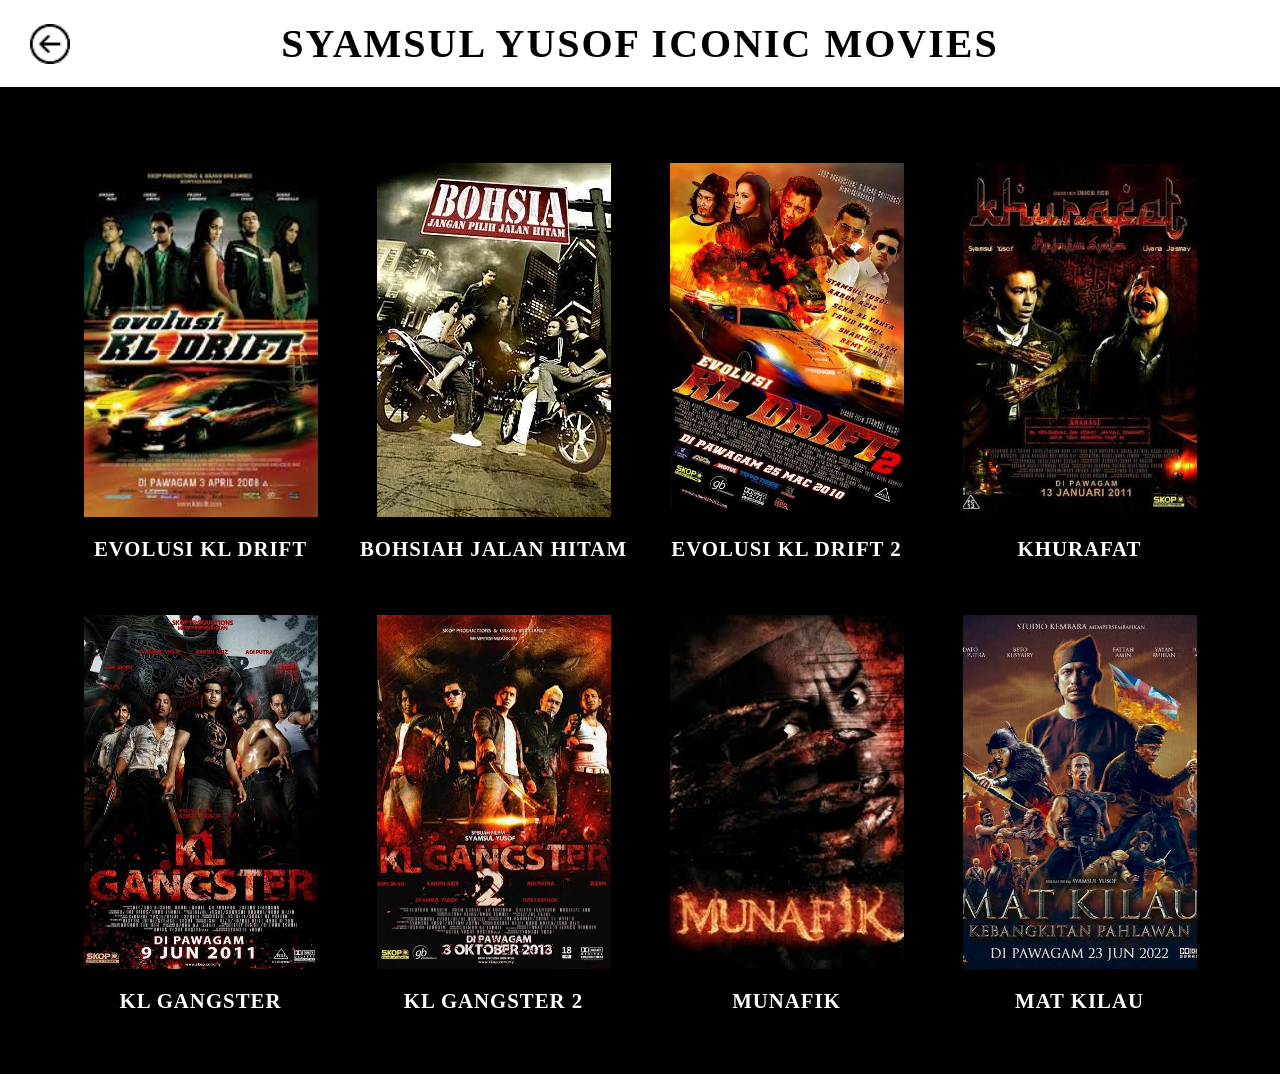
<file: movie.html>
<!DOCTYPE html>
<html lang="en">
<head>
    <meta charset="UTF-8">
    <meta name="viewport" content="width=device-width, initial-scale=1.0">
    <title>Movies Selection</title>
    <link rel="stylesheet" href="css/style2.css">
</head>
<body>

    <div class="container">
        <header class="movie-header">
            <a href="index.html" class="back-link" aria-label="Go back">
                <img src="img/arrow.png" alt="Back" class="back-arrow-img">
            </a> 
            <h1>SYAMSUL YUSOF ICONIC MOVIES</h1>
        </header>

        <main class="movie-grid">
            
            <a href="kldrift.html" class="movie-card">
                <div class="poster-wrapper">
                    <img src="img/Poster/KL DRIFT.png" alt="Evolusi KL Drift">
                </div>
                <p class="movie-title">EVOLUSI KL DRIFT</p>
            </a>

            <a href="bohsiah.html" class="movie-card">
                <div class="poster-wrapper">
                    <img src="img/Poster/BOHSIAH.png" alt="Bohsiah Jalan Hitam">
                </div>
                <p class="movie-title">BOHSIAH JALAN HITAM</p>
            </a>

            <a href="kldrift2.html" class="movie-card">
                <div class="poster-wrapper">
                    <img src="img/Poster/KL DRIFT 2.png" alt="Evolusi KL Drift 2">
                </div>
                <p class="movie-title">EVOLUSI KL DRIFT 2</p>
            </a>

            <a href="khurafat.html" class="movie-card">
                <div class="poster-wrapper">
                    <img src="img/Poster/KHURAFAT.png" alt="Khurafat">
                </div>
                <p class="movie-title">KHURAFAT</p>
            </a>

            <a href="klgangster.html" class="movie-card">
                <div class="poster-wrapper">
                    <img src="img/Poster/KL GANGSTER.png" alt="KL Gangster">
                </div>
                <p class="movie-title">KL GANGSTER</p>
            </a>

            <a href="klgangster2.html" class="movie-card">
                <div class="poster-wrapper">
                    <img src="img/Poster/KL GANGSTER 2.png" alt="KL Gangster 2">
                </div>
                <p class="movie-title">KL GANGSTER 2</p>
            </a>

            <a href="munafik.html" class="movie-card">
                <div class="poster-wrapper">
                    <img src="img/Poster/MUNAFIK.png" alt="Munafik">
                </div>
                <p class="movie-title">MUNAFIK</p>
            </a>

            <a href="matkilau.html" class="movie-card">
                <div class="poster-wrapper">
                    <img src="img/Poster/MAT KILAU.png" alt="Mat Kilau">
                </div>
                <p class="movie-title">MAT KILAU</p>
            </a>

        </main>
    </div>

</body>
</html>
</file>
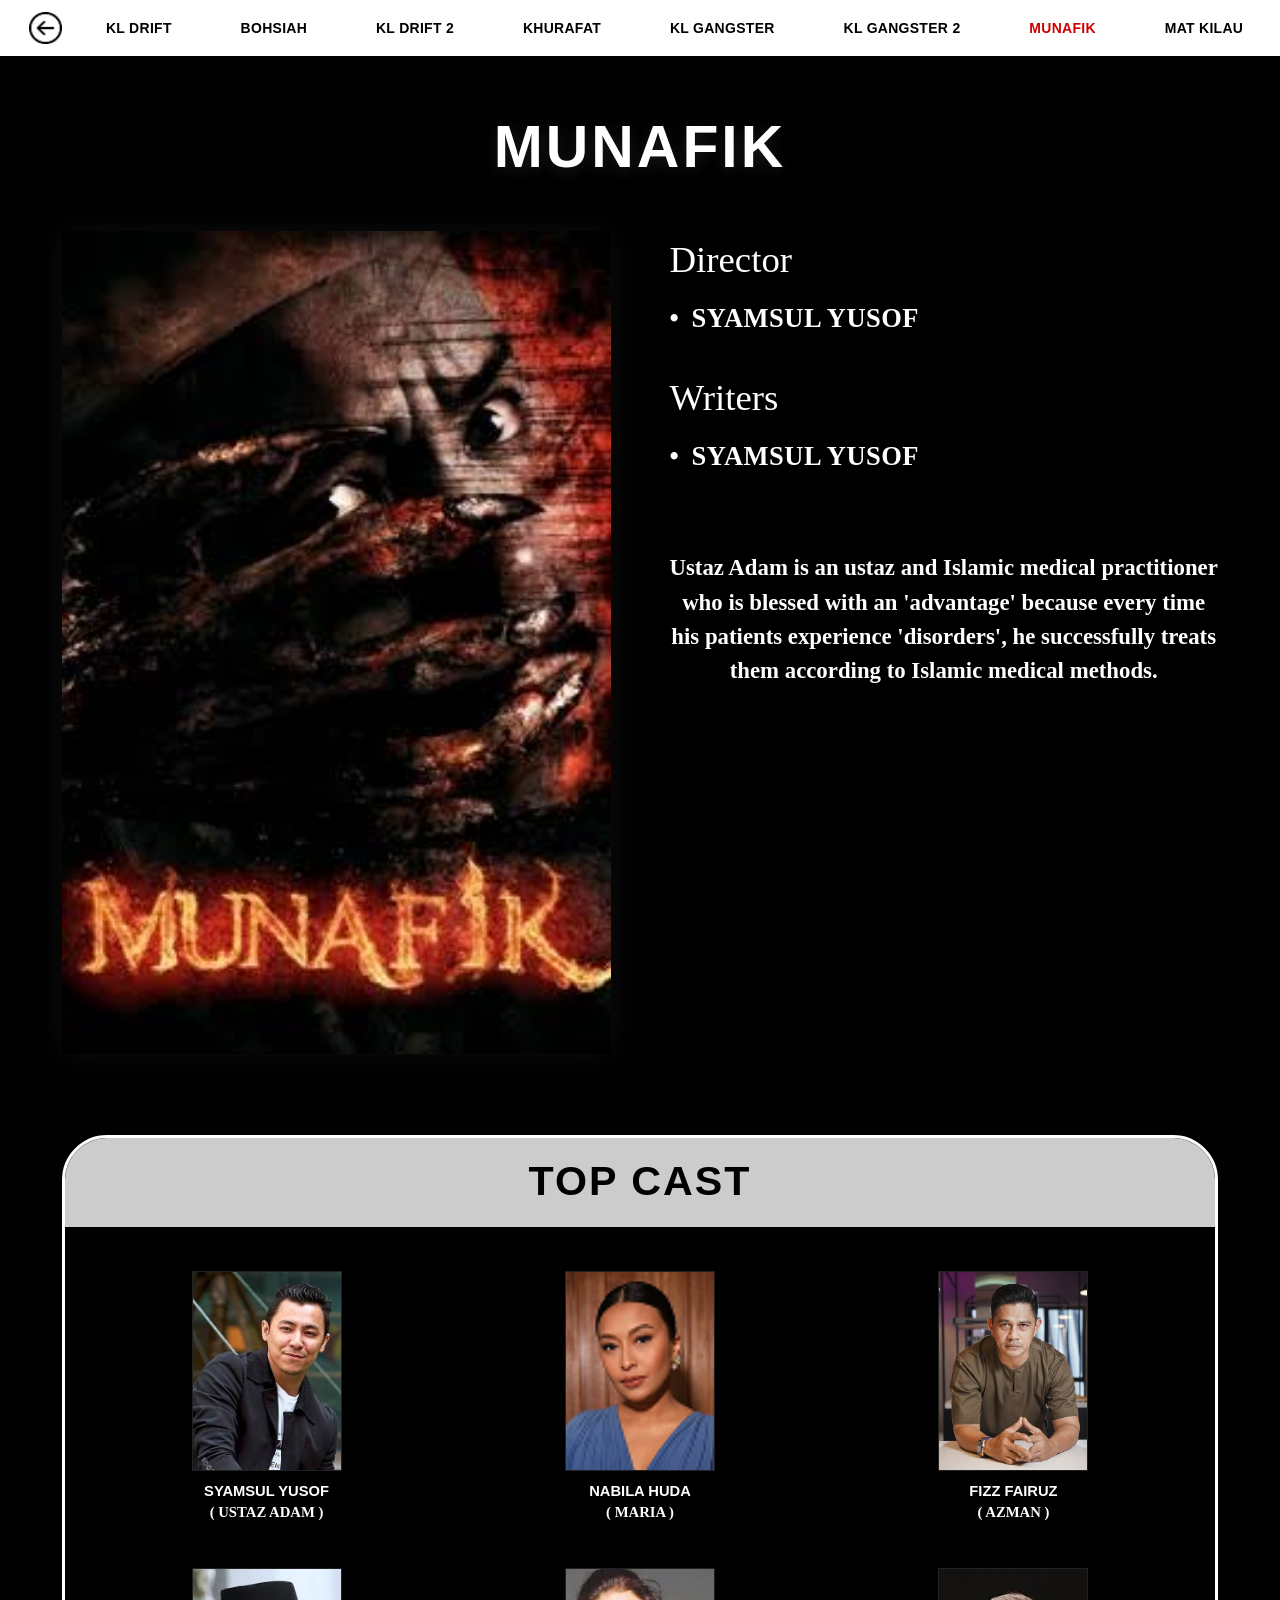
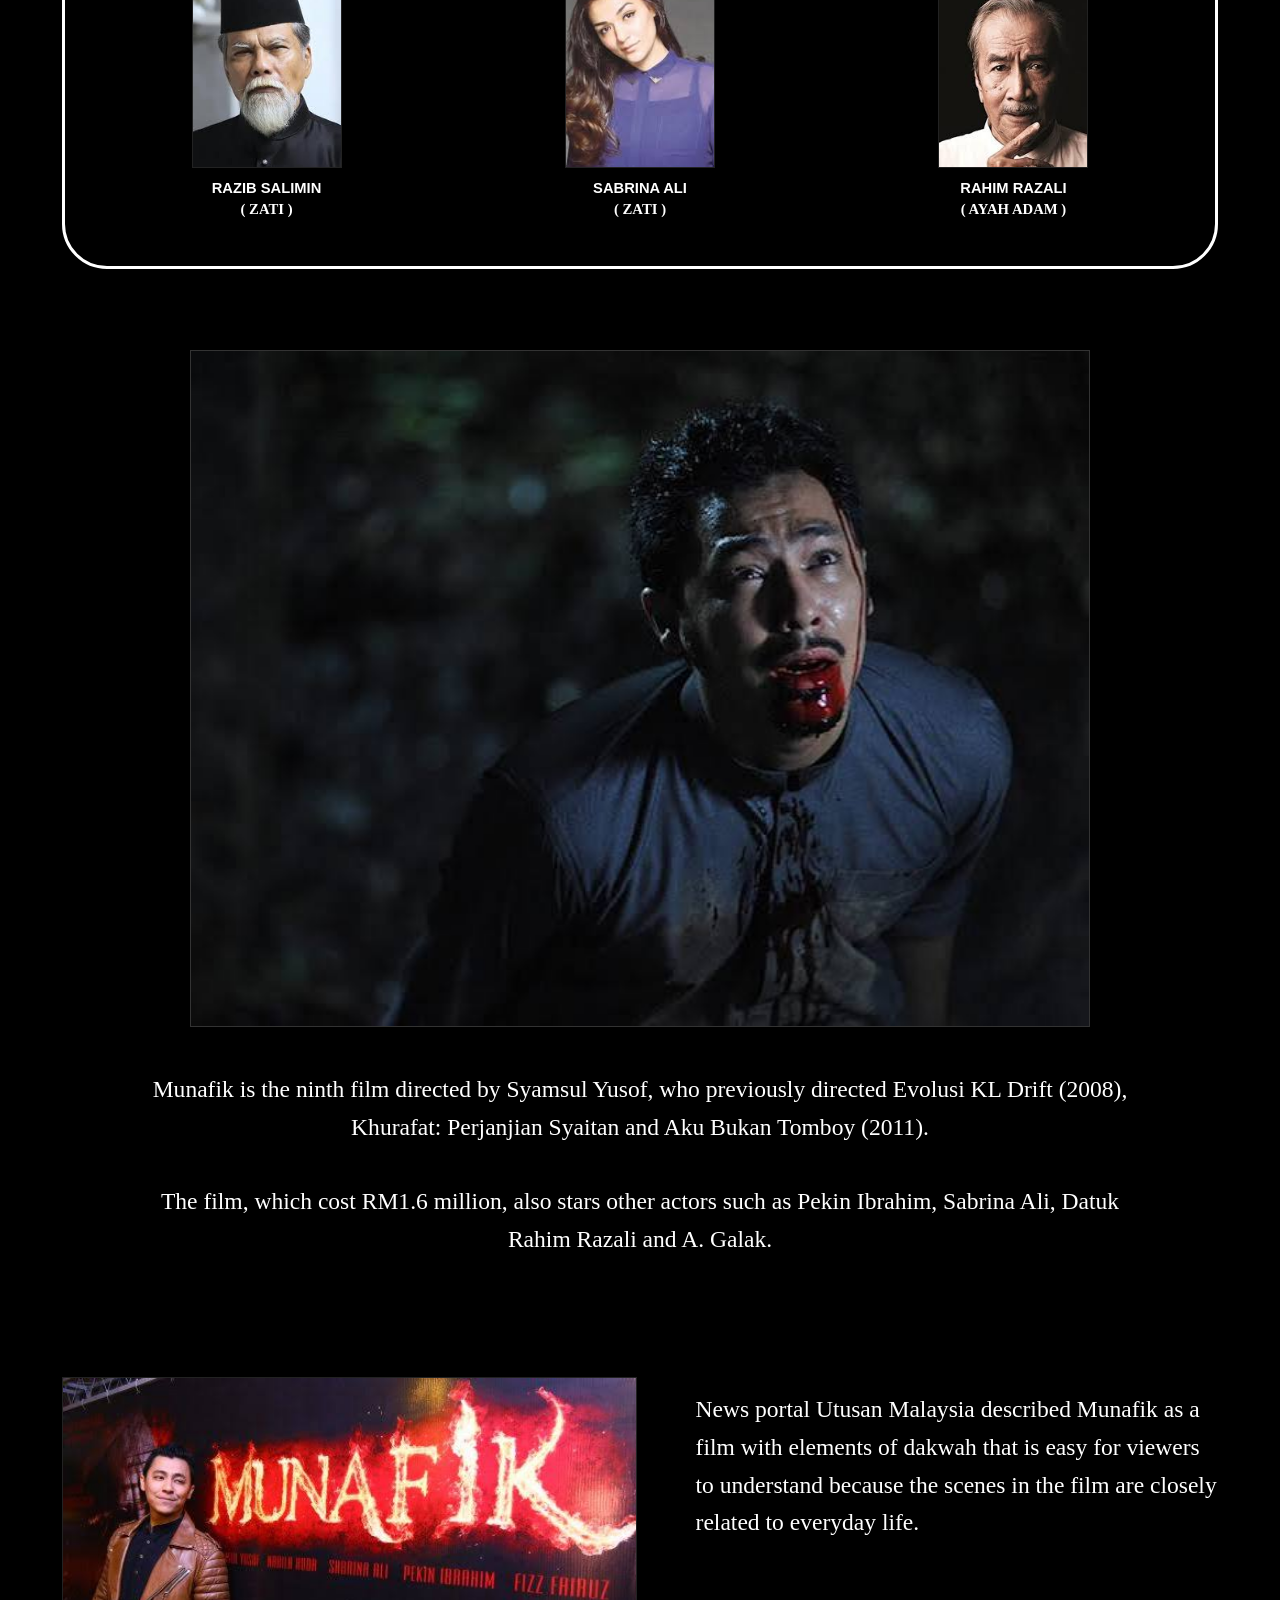
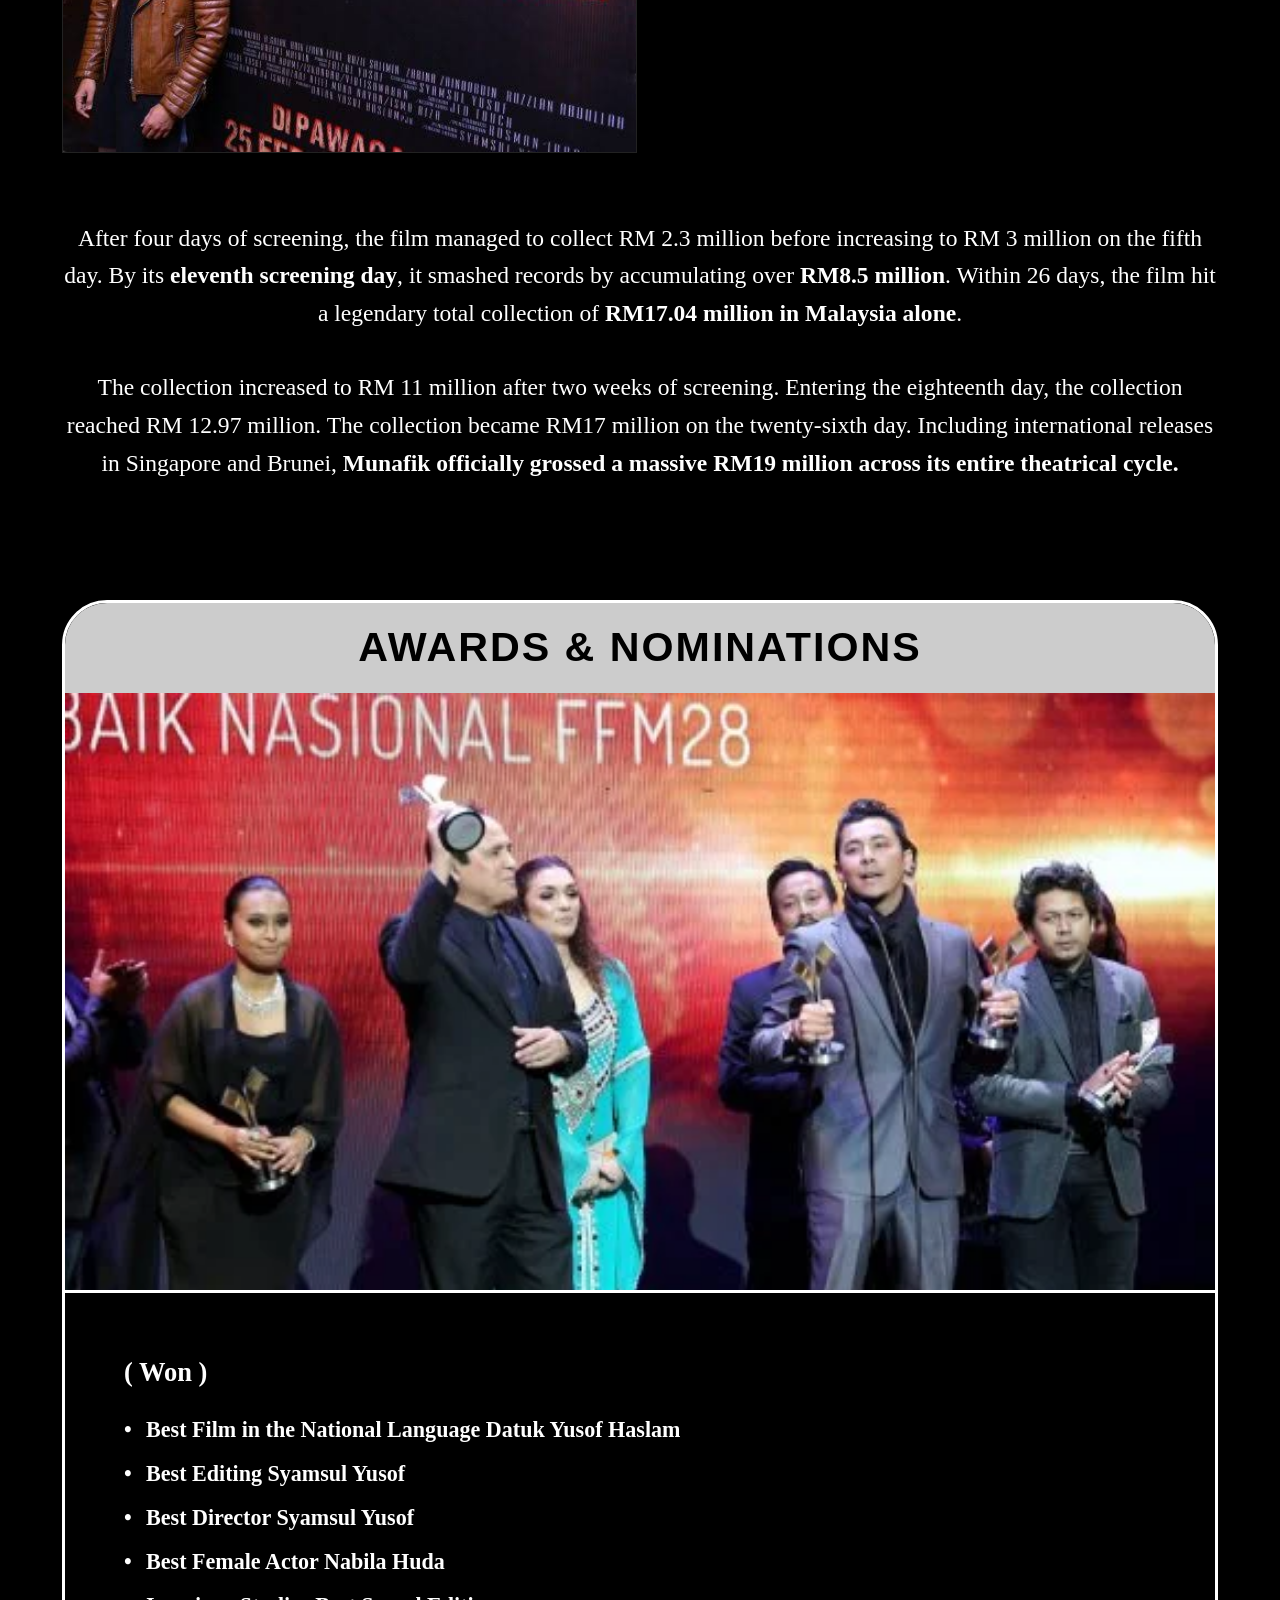
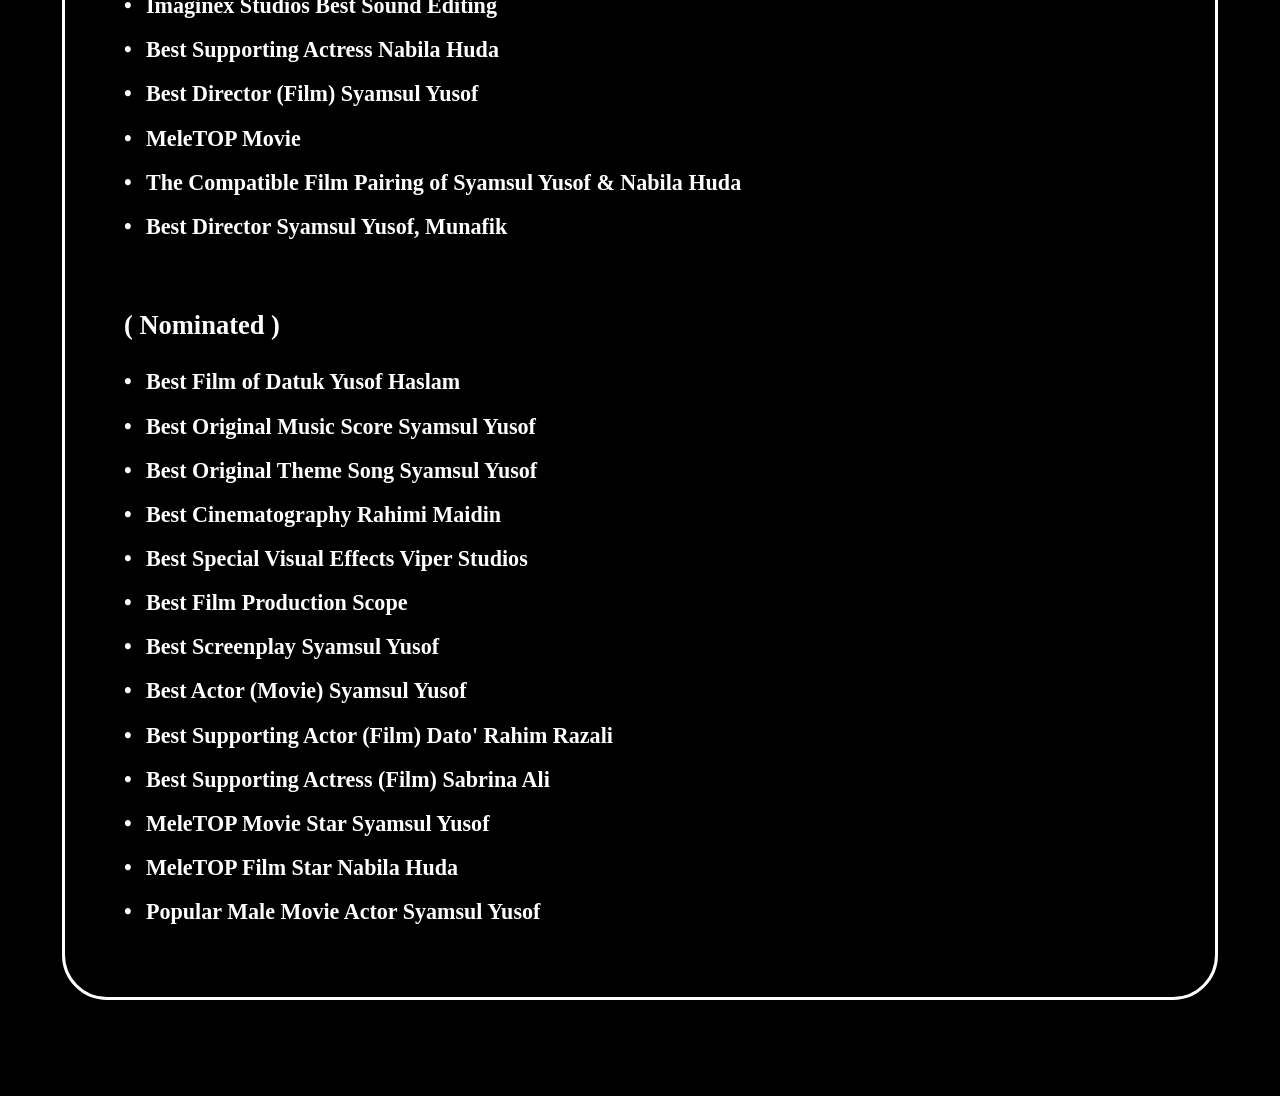
<file: munafik.html>
<!DOCTYPE html>
<html lang="en">
<head>
    <meta charset="UTF-8">
    <meta name="viewport" content="width=device-width, initial-scale=1.0">
    <title>Munafik</title>
    <link rel="stylesheet" href="css/style9.css">
</head>
<body>

    <header class="sticky-nav">
        <div class="nav-container">
            <a href="movie.html" class="nav-arrow-link">
                <img src="img/arrow.png" alt="Back Arrow" class="nav-arrow">
            </a>
            <nav class="nav-links">
                <a href="kldrift.html">KL DRIFT</a>
                <a href="bohsiah.html">BOHSIAH</a>
                <a href="kldrift2.html">KL DRIFT 2</a>
                <a href="khurafat.html">KHURAFAT</a>
                <a href="klgangster.html">KL GANGSTER</a>
                <a href="klgangster2.html">KL GANGSTER 2</a>
                <a href="munafik.html" class="active">MUNAFIK</a>
                <a href="matkilau.html">MAT KILAU</a>
            </nav>
        </div>
    </header>

    <div class="main-title-container">
        <h1 class="movie-main-title">MUNAFIK</h1>
    </div>

    <main class="content-wrapper">

        <section class="section-row part-1">
            <div class="col-left">
                <img src="img/Poster/MUNAFIK.png" alt="Munafik Poster" class="responsive-img poster-shadow">
            </div>
            <div class="col-right split-content-col info-text-block">
                <div class="credits-left">
                    <h2>Director</h2>
                    <ul>
                        <li>SYAMSUL YUSOF</li>
                    </ul>
                    
                    <h2>Writers</h2>
                    <ul>
                        <li>SYAMSUL YUSOF</li>
                    </ul>
                </div>
                <div class="blurb-right">
                    <p class="summary-paragraph text-center">Ustaz Adam is an ustaz and Islamic medical practitioner who is blessed with an 'advantage' because every time his patients experience 'disorders', he successfully treats them according to Islamic medical methods.</p>
                </div>
            </div>
        </section>

        <section class="cast-panel-mini part-2">
            <div class="panel-header">
                <h2>TOP CAST</h2>
            </div>
            <div class="panel-body">
                <div class="cast-grid">
                    <div class="cast-card">
                        <img src="img/Potrait/Syamsul Yusof.png" alt="Syamsul Yusof">
                        <p class="actor-name">SYAMSUL YUSOF</p>
                        <p class="character-name">( USTAZ ADAM )</p>
                    </div>
                    <div class="cast-card">
                        <img src="img/Potrait/Nabila Huda.png" alt="Nabila Huda">
                        <p class="actor-name">NABILA HUDA</p>
                        <p class="character-name">( MARIA )</p>
                    </div>
                    <div class="cast-card">
                        <img src="img/Potrait/Fizz Fairuz.jpg" alt="Fizz Fairuz">
                        <p class="actor-name">FIZZ FAIRUZ</p>
                        <p class="character-name">( AZMAN )</p>
                    </div>
                    <div class="cast-card">
                        <img src="img/Potrait/Razib Salimin.jpg" alt="Pekin Ibrahim">
                        <p class="actor-name">RAZIB SALIMIN</p>
                        <p class="character-name">( ZATI )</p>
                    </div>
                    <div class="cast-card">
                        <img src="img/Potrait/Sabrina Ali.jpg" alt="Sabrina Ali">
                        <p class="actor-name">SABRINA ALI</p>
                        <p class="character-name">( ZATI )</p>
                    </div>
                    <div class="cast-card">
                        <img src="img/Potrait/Rahim Razali.jpg" alt="A. Galak">
                        <p class="actor-name">RAHIM RAZALI</p>
                        <p class="character-name">( AYAH ADAM )</p>
                    </div>
                </div>
            </div>
        </section>

        <section class="production-showcase part-3">
            <div class="image-block-center">
                <img src="img/News/MUNAFIK 1.jpg" alt="Munafik Production Scene Still" class="responsive-img bts-img">
            </div>
            <div class="text-stretched alignment-fix mid-paragraphs">
                <p>Munafik is the ninth film directed by Syamsul Yusof, who previously directed Evolusi KL Drift (2008), Khurafat: Perjanjian Syaitan and Aku Bukan Tomboy (2011). </p>
                <p>The film, which cost RM1.6 million, also stars other actors such as Pekin Ibrahim, Sabrina Ali, Datuk Rahim Razali and A. Galak.</p>
            </div>
        </section>

        <section class="box-office-section part-4">
            <div class="section-row split-row reverse-mobile">
                <div class="col-left image-block-stretched">
                    <img src="img/News/MUNAFIK 2.jpg" alt="Munafik Cinema Scene Poster" class="responsive-img clipping-img">
                </div>
                <div class="col-right text-stretched alignment-fix text-side-padding side-info-box">
                    <p>News portal Utusan Malaysia described Munafik as a film with elements of dakwah that is easy for viewers to understand because the scenes in the film are closely related to everyday life.</p>
                </div>
            </div>
            <div class="center-text-block text-stretched bottom-grosses">
                <p> After four days of screening, the film managed to collect RM 2.3 million before increasing to RM 3 million on the fifth day. 
                    
                    By its <strong>eleventh screening day</strong>, it smashed records by accumulating over <strong>RM8.5 million</strong>. Within 26 days, the film hit a legendary total collection of <strong>RM17.04 million in Malaysia alone</strong>.
                </p>
                <p>The collection increased to RM 11 million after two weeks of screening. Entering the eighteenth day, the collection reached RM 12.97 million. The collection became RM17 million on the twenty-sixth day.
                    
                    Including international releases in Singapore and Brunei, <strong>Munafik officially grossed a massive RM19 million across its entire theatrical cycle.</strong></p>
            </div>
        </section>

        <section class="awards-panel part-5">
            <div class="panel-header">
                <h2>AWARDS & NOMINATIONS</h2>
            </div>
            <div class="awards-vertical-body">
                <div class="awards-top-image-container">
                    <img src="img/News/MUNAFIK 4.jpg" alt="Munafik Cast at Film Festival" class="fill-panel-top-img">
                </div>
                
                <div class="awards-bottom-lists">
                    <div class="award-category">
                        <h3>( Won )</h3>
                        <ul>
                            <li>Best Film in the National Language Datuk Yusof Haslam</li>
                            <li>Best Editing Syamsul Yusof </li>
                            <li>Best Director Syamsul Yusof</li>
                            <li>Best Female Actor Nabila Huda</li>
                            <li>Imaginex Studios Best Sound Editing</li>
                            <li>Best Supporting Actress Nabila Huda</li>
                            <li>Best Director (Film) Syamsul Yusof</li>
                            <li>MeleTOP Movie</li>
                            <li>The Compatible Film Pairing of Syamsul Yusof & Nabila Huda</li>
                            <li>Best Director Syamsul Yusof, Munafik</li>
                        </ul>
                    </div>
                    <div class="award-category">
                        <h3>( Nominated )</h3>
                        <ul>
                            <li>Best Film of Datuk Yusof Haslam</li>
                            <li>Best Original Music Score Syamsul Yusof</li>
                            <li>Best Original Theme Song Syamsul Yusof </li>
                            <li>Best Cinematography Rahimi Maidin </li>
                            <li>Best Special Visual Effects Viper Studios</li>
                            <li>Best Film Production Scope</li>
                            <li>Best Screenplay Syamsul Yusof</li>
                            <li>Best Actor (Movie) Syamsul Yusof</li>
                            <li>Best Supporting Actor (Film) Dato' Rahim Razali </li>
                            <li>Best Supporting Actress (Film) Sabrina Ali</li>
                            <li>MeleTOP Movie Star Syamsul Yusof</li>
                            <li>MeleTOP Film Star Nabila Huda</li>
                            <li>Popular Male Movie Actor Syamsul Yusof</li>
                        </ul>
                    </div>
                </div>
            </div>
        </section>

    </main>

</body>
</html>
</file>
<file: css/style.css>
/* Reset */
* {
    margin: 0;
    padding: 0;
    box-sizing: border-box;
}

body {
    background-color: black;
    display: flex;
    justify-content: center;
    padding: 20px;
    font-family: Arial, sans-serif;
}

.main-wrapper {
    width: 100%;
    max-width: 960px; /* Standard website width */
    text-align: center;
}

/* Maroon Header Box */
.header-box {
    background-color: maroon;
    color: #fff;
    padding: 20px;
    margin-bottom: 20px;
}

.image-container {
    width: 100%;
    margin-bottom: 20px;
}

.image-container img {
    width: 100%;
    height: auto;
    display: block;
    border: 2px solid #333;
}

/* Maroon Interactive Button */
.cta-box {
    display: block;
    background-color: maroon;
    color: #fff;
    padding: 30px;
    text-decoration: none;
    font-size: 1.2rem;
    font-weight: bold;
    transition: background-color 0.3s ease;
}

.cta-box:hover {
    background-color: #5c0000; /* Slightly darker shade on hover */
    cursor: pointer;
}
</file>
<file: css/style4.css>
/* Core Layout Reset and Base Setup */
* {
    box-sizing: border-box;
    margin: 0;
    padding: 0;
}

body {
    background-color: #000000;
    color: #ffffff;
    font-family: "Georgia", "Times New Roman", serif;
    line-height: 1.6;
    padding-bottom: 5rem;
    overflow-x: hidden;
}

/* Fluid Scalable Typography Engine to Fill Web Page Framework */
html {
    font-size: clamp(14px, 1.15vw, 20px);
}

/* Sticky Navigation White Box Bar Components */
.sticky-nav {
    position: sticky;
    top: 0;
    z-index: 1000;
    background-color: #ffffff;
    width: 100%;
    padding: 0.8rem 2rem;
    box-shadow: 0 4px 15px rgba(0,0,0,0.6);
}

.nav-container {
    max-width: 1400px;
    margin: 0 auto;
    display: flex;
    align-items: center;
    gap: 2.5rem;
}

.nav-arrow-link {
    display: flex;
    align-items: center;
    text-decoration: none;
}

.nav-arrow {
    height: 2.2rem;
    width: auto;
    transition: transform 0.2s ease;
}

.nav-arrow:hover {
    transform: scale(1.1);
}

.nav-links {
    display: flex;
    flex-wrap: wrap;
    justify-content: space-between;
    width: 100%;
}

.nav-links a {
    color: #000000;
    text-decoration: none;
    font-weight: 900;
    font-family: "Arial Black", "Impact", sans-serif;
    font-size: 0.95rem;
    letter-spacing: 0.3px;
    padding: 0.25rem 0.5rem;
    transition: color 0.2s ease;
}

.nav-links a:hover, 
.nav-links a.active {
    color: #cc0000;
}

/* Main Movie Title Segment Layout */
.main-title-container {
    width: 100%;
    text-align: center;
    padding: 3rem 1rem 1rem 1rem;
    background: #000000;
}

.movie-main-title {
    font-family: "Arial Black", "Impact", sans-serif;
    font-size: 4rem;
    font-weight: 900;
    letter-spacing: 3px;
    color: #ffffff;
    text-shadow: 0 4px 15px rgba(255,255,255,0.1);
}

/* Global Canvas Layout Area Container Frame */
.content-wrapper {
    max-width: 1200px;
    margin: 0 auto;
    padding: 1.5rem;
    display: flex;
    flex-direction: column;
    gap: 5.5rem;
}

/* Image Resizing Optimization Engine */
.responsive-img {
    width: 100%;
    height: auto;
    display: block;
    object-fit: cover;
}

/* Component Row Layout Formats */
.section-row {
    display: flex;
    gap: 4rem;
    align-items: flex-start;
}

.col-left, .col-right {
    flex: 1;
}

.split-content-col {
    display: flex;
    flex-direction: column;
    gap: 2rem;
}

.poster-shadow {
    box-shadow: 0 0 30px rgba(255,255,255,0.06);
}

/* Part 1 Detail Block Formatting Rules */
.info-text-block h2 {
    font-size: 2.5rem;
    font-weight: normal;
    margin-bottom: 0.5rem;
}

.info-text-block ul {
    list-style-type: none;
    margin-bottom: 2rem;
}

.info-text-block ul li {
    font-size: 1.8rem;
    font-weight: bold;
    letter-spacing: 0.5px;
    position: relative;
    padding-left: 1.5rem;
}

.info-text-block ul li::before {
    content: "•";
    position: absolute;
    left: 0;
    color: #ffffff;
}

.summary-paragraph {
    font-size: 1.55rem;
    line-height: 1.5;
    font-weight: bold;
    margin-top: 1rem;
}

.text-center {
    text-align: center;
}

/* Part 2 Top Cast Panel Component Layout Box */
.cast-panel-mini {
    background-color: #000000;
    border: 3px solid #ffffff;
    border-radius: 45px;
    overflow: hidden;
    width: 100%;
}

.panel-header {
    background-color: #cccccc;
    color: #000000;
    text-align: center;
    padding: 0.8rem;
}

.panel-header h2 {
    font-family: "Arial Black", "Impact", sans-serif;
    font-size: 2.8rem;
    font-weight: 900;
    letter-spacing: 2px;
}

.cast-grid {
    display: grid;
    grid-template-columns: repeat(3, 1fr);
    gap: 3rem 2rem;
    padding: 3rem 2rem;
}

.cast-card {
    text-align: center;
    display: flex;
    flex-direction: column;
    align-items: center;
}

.cast-card img {
    width: 150px;
    height: 200px;
    object-fit: cover;
    margin-bottom: 0.8rem;
    border: 1px solid #222;
}

.actor-name {
    font-family: "Arial Black", sans-serif;
    font-weight: 900;
    font-size: 1rem;
    line-height: 1.2;
}

.character-name {
    font-size: 1rem;
    font-weight: bold;
}

/* Part 3 Production Banner Setup */
.production-showcase {
    display: flex;
    flex-direction: column;
    align-items: center;
    gap: 3rem;
}

.image-block-center {
    width: 100%;
    max-width: 900px;
}

.bts-img {
    border: 1px solid #333;
}

.mid-paragraphs p {
    max-width: 1000px;
}

/* Part 4 Financial Box Office Statistics Section */
.box-office-section {
    display: flex;
    flex-direction: column;
    gap: 3.5rem;
}

.image-block-stretched {
    flex: 1.1;
}

.clipping-img {
    border: 1px solid #222;
}

.side-info-box {
    padding-top: 1rem;
}

.side-info-box p {
    text-align: left !important;
    line-height: 1.6;
}

.text-stretched p {
    font-size: 1.6rem;
    margin-bottom: 2.5rem;
    text-align: center;
}

.center-text-block {
    width: 100%;
    margin-top: 1rem;
}

/* Part 5 Custom Stand-Alone Awards Framework Section */
.awards-panel {
    background-color: #000000;
    border: 3px solid #ffffff;
    border-radius: 45px;
    overflow: hidden;
}

.awards-vertical-body {
    display: flex;
    flex-direction: column;
    width: 100%;
}

.awards-top-image-container {
    width: 100%;
    max-height: 600px;
    overflow: hidden;
    border-bottom: 3px solid #ffffff;
}

.fill-panel-top-img {
    width: 100%;
    height: 100%;
    object-fit: cover;
    display: block;
}

.awards-bottom-lists {
    display: flex;
    flex-direction: column;
    gap: 3.5rem;
    padding: 4rem;
}

.award-category h3 {
    font-size: 1.8rem;
    margin-bottom: 1.2rem;
    font-family: "Georgia", serif;
}

.award-category ul {
    list-style-type: none;
}

.award-category li {
    font-size: 1.5rem;
    margin-bottom: 0.6rem;
    font-weight: bold;
    position: relative;
    padding-left: 1.5rem;
}

.award-category li::before {
    content: "•";
    position: absolute;
    left: 0;
}

/* Scalable Mobile/Tablet View Breakpoints */
@media (max-width: 950px) {
    .section-row, .split-row {
        flex-direction: column;
        align-items: center;
        gap: 2.5rem;
    }
    
    .reverse-mobile {
        flex-direction: column-reverse;
    }

    .movie-main-title {
        font-size: 3rem;
    }
    
    .nav-container {
        flex-direction: column;
        gap: 1rem;
    }
    
    .nav-links {
        justify-content: center;
        gap: 0.5rem;
    }

    .side-info-box p {
        text-align: center !important;
    }

    .awards-bottom-lists {
        padding: 2.5rem 1.5rem;
    }
}

@media (max-width: 650px) {
    .cast-grid {
        grid-template-columns: repeat(2, 1fr);
        gap: 2rem 1rem;
    }
    
    .panel-header h2 {
        font-size: 2rem;
    }
}
</file>
<file: css/style6.css>
/* Reset & Base Structural Matrix Setup */
* {
    box-sizing: border-box;
    margin: 0;
    padding: 0;
}

body {
    background-color: #000000;
    color: #ffffff;
    font-family: "Georgia", "Times New Roman", serif;
    line-height: 1.5;
    padding-bottom: 5rem;
    overflow-x: hidden;
}

/* Fluid Adaptive Font Scaling Base Engine */
html {
    font-size: clamp(14px, 1.15vw, 20px);
}

/* Persistent Header Setup */
.sticky-nav {
    position: sticky;
    top: 0;
    z-index: 1000;
    background-color: #ffffff;
    width: 100%;
    padding: 0.75rem 2rem;
    box-shadow: 0 4px 15px rgba(0,0,0,0.5);
}

.nav-container {
    max-width: 1400px;
    margin: 0 auto;
    display: flex;
    align-items: center;
    gap: 2.5rem;
}

.nav-arrow-link {
    display: flex;
    align-items: center;
    text-decoration: none;
}

.nav-arrow {
    height: 2.2rem;
    width: auto;
    transition: transform 0.2s ease;
}

.nav-arrow:hover {
    transform: scale(1.1);
}

.nav-links {
    display: flex;
    flex-wrap: wrap;
    justify-content: space-between;
    width: 100%;
}

.nav-links a {
    color: #000000;
    text-decoration: none;
    font-weight: 900;
    font-family: "Arial Black", "Impact", sans-serif;
    font-size: 0.95rem;
    letter-spacing: 0.5px;
    padding: 0.25rem 0.5rem;
    transition: color 0.2s ease;
}

.nav-links a:hover, 
.nav-links a.active {
    color: #cc0000;
}

/* Title Core Block Style definitions */
.main-title-container {
    width: 100%;
    text-align: center;
    padding: 2.5rem 1rem 1rem 1rem;
    background: linear-gradient(180deg, #111 0%, #000 100%);
}

.movie-main-title {
    font-family: "Arial Black", "Impact", sans-serif;
    font-size: 3.5rem;
    font-weight: 900;
    letter-spacing: 2px;
    color: #ffffff;
    text-shadow: 0 4px 10px rgba(255,255,255,0.1);
}

/* Layout Framework Canvas Container Box */
.content-wrapper {
    max-width: 1250px;
    margin: 0 auto;
    padding: 1.5rem;
    display: flex;
    flex-direction: column;
    gap: 5rem;
}

/* Image Scaling Standard System Rules */
.responsive-img {
    width: 100%;
    height: auto;
    display: block;
    object-fit: cover;
}

/* Primary Flex Matrix Formatting Rows */
.section-row {
    display: flex;
    gap: 3.5rem;
    align-items: center;
}

.col-left, .col-right {
    flex: 1;
}

.split-content-col {
    display: flex;
    flex-direction: column;
    gap: 2.5rem;
}

/* Poster Edge Visual Drop Shadows */
.poster-shadow {
    box-shadow: 0 0 25px rgba(255,255,255,0.08);
}

/* Part 1 Embedded Top Cast Mini-Panel Framework */
.cast-panel-mini {
    background-color: #000000;
    border: 3px solid #ffffff;
    border-radius: 45px;
    overflow: hidden;
    width: 100%;
}

.panel-header {
    background-color: #cccccc;
    color: #000000;
    text-align: center;
    padding: 0.8rem;
}

.panel-header h2 {
    font-family: "Arial Black", "Impact", sans-serif;
    font-size: 2.8rem;
    font-weight: 900;
    letter-spacing: 1px;
}

.cast-grid {
    display: grid;
    grid-template-columns: repeat(3, 1fr);
    gap: 2rem 1rem;
    padding: 2rem 1.5rem;
}

.cast-card {
    text-align: center;
}

.cast-card img {
    width: 110px;
    height: 145px;
    object-fit: cover;
    margin-bottom: 0.5rem;
    border: 1px solid #333;
}

.actor-name {
    font-family: "Arial Black", sans-serif;
    font-weight: 900;
    font-size: 0.75rem;
    line-height: 1.2;
}

.character-name {
    font-size: 0.75rem;
    font-weight: bold;
}

/* Part 1 Lower Credits & Narrative Text Blocks Configuration */
.credits-blurb-container {
    display: flex;
    gap: 2rem;
    align-items: flex-start;
}

.credits-left {
    flex: 1;
}

.credits-left h2 {
    font-size: 2rem;
    font-weight: normal;
    margin-bottom: 0.3rem;
}

.credits-left ul {
    list-style-type: disc;
    margin-left: 1.5rem;
    margin-bottom: 1.5rem;
    font-size: 1.5rem;
    font-weight: bold;
}

.blurb-right {
    flex: 1.2;
}

.summary-paragraph {
    font-size: 1.45rem;
    text-align: center;
    font-weight: bold;
    line-height: 1.5;
}

/* Part 2 Production Origins Grid Structure Rules */
.image-block-large {
    flex: 1.2;
}

.alignment-fix {
    display: flex;
    flex-direction: column;
    justify-content: center;
    height: 100%;
}

.bts-img {
    width: 100%;
    border: 1px solid #222;
}

.text-stretched p {
    font-size: 1.45rem;
    margin-bottom: 2rem;
    text-align: center;
}

/* Part 3 Reception Columns & Media Arrays Formatting Rules */
.box-office-section {
    display: flex;
    flex-direction: column;
    gap: 3rem;
}

.dual-image-stack {
    display: flex;
    flex-direction: column;
}

.spacing-bottom {
    margin-bottom: 1.5rem;
}

.clipping-img {
    max-width: 100%;
    border: 1px solid #333;
}

.side-info {
    display: flex;
    align-items: center;
    height: 100%;
}

.side-info p {
    text-align: center;
    line-height: 1.6;
}

.center-text-block {
    max-width: 1100px;
    margin: 0 auto;
    text-align: center;
}

.bottom-grosses p {
    margin-bottom: 2.5rem;
}

/* Part 4 Full-Span Top-Filled Custom Awards Board Matrix Component Rules */
.awards-panel {
    background-color: #000000;
    border: 3px solid #ffffff;
    border-radius: 45px;
    overflow: hidden;
}

.awards-vertical-body {
    display: flex;
    flex-direction: column;
    width: 100%;
}

.awards-top-image-container {
    width: 100%;
    height: auto;
    max-height: 620px;
    overflow: hidden;
    border-bottom: 3px solid #ffffff;
}

.fill-panel-top-img {
    width: 100%;
    height: 100%;
    object-fit: cover;
    display: block;
}

.awards-bottom-lists {
    display: flex;
    flex-direction: column;
    gap: 3rem;
    padding: 3.5rem 4rem;
}

.award-category h3 {
    font-size: 1.7rem;
    margin-bottom: 1.2rem;
}

.award-category ul {
    list-style-type: disc;
    margin-left: 2rem;
}

.award-category li {
    font-size: 1.35rem;
    margin-bottom: 0.6rem;
    font-weight: bold;
}

/* Responsive Adaptive Fluid Component Media Modifiers */
@media (max-width: 950px) {
    .section-row, .split-row, .credits-blurb-container {
        flex-direction: column;
        align-items: center;
    }
    
    .movie-main-title {
        font-size: 2.5rem;
    }
    
    .nav-container {
        flex-direction: column;
        gap: 1rem;
    }
    
    .nav-links {
        justify-content: center;
        gap: 0.75rem;
    }

    .awards-bottom-lists {
        padding: 2.5rem 1.5rem;
    }
}

@media (max-width: 550px) {
    .cast-grid {
        grid-template-columns: repeat(2, 1fr);
    }
    
    .panel-header h2 {
        font-size: 2rem;
    }
}
</file>
<file: css/style3.css>
/* Core Layout Reset and Base Setup */
* {
    box-sizing: border-box;
    margin: 0;
    padding: 0;
}

body {
    background-color: #000000;
    color: #ffffff;
    font-family: "Georgia", "Times New Roman", serif;
    line-height: 1.6;
    padding-bottom: 5rem;
    overflow-x: hidden;
}

/* Fluid Scalable Typography Engine to Expand & Fill Web Page Grid */
html {
    font-size: clamp(14px, 1.15vw, 20px);
}

/* Sticky Navigation White Box Bar Component */
.sticky-nav {
    position: sticky;
    top: 0;
    z-index: 1000;
    background-color: #ffffff;
    width: 100%;
    padding: 0.8rem 2rem;
    box-shadow: 0 4px 15px rgba(0,0,0,0.6);
}

.nav-container {
    max-width: 1400px;
    margin: 0 auto;
    display: flex;
    align-items: center;
    gap: 2.5rem;
}

.nav-arrow-link {
    display: flex;
    align-items: center;
    text-decoration: none;
}

.nav-arrow {
    height: 2.2rem;
    width: auto;
    transition: transform 0.2s ease;
}

.nav-arrow:hover {
    transform: scale(1.1);
}

.nav-links {
    display: flex;
    flex-wrap: wrap;
    justify-content: space-between;
    width: 100%;
}

.nav-links a {
    color: #000000;
    text-decoration: none;
    font-weight: 900;
    font-family: "Arial Black", "Impact", sans-serif;
    font-size: 0.95rem;
    letter-spacing: 0.3px;
    padding: 0.25rem 0.5rem;
    transition: color 0.2s ease;
}

.nav-links a:hover, 
.nav-links a.active {
    color: #cc0000;
}

/* Center Headline Layout Title Box */
.main-title-container {
    width: 100%;
    text-align: center;
    padding: 3rem 1rem 1rem 1rem;
    background: #000000;
}

.movie-main-title {
    font-family: "Arial Black", "Impact", sans-serif;
    font-size: 4rem;
    font-weight: 900;
    letter-spacing: 3px;
    color: #ffffff;
    text-shadow: 0 4px 15px rgba(255,255,255,0.1);
}

/* Global Content Canvas Layout Area Frame */
.content-wrapper {
    max-width: 1200px;
    margin: 0 auto;
    padding: 1.5rem;
    display: flex;
    flex-direction: column;
    gap: 5.5rem;
}

/* Image Resizing Optimization Targets */
.responsive-img {
    width: 100%;
    height: auto;
    display: block;
    object-fit: cover;
}

/* Component Row Layout Formats */
.section-row {
    display: flex;
    gap: 4rem;
    align-items: flex-start;
}

.col-left, .col-right {
    flex: 1;
}

.split-content-col {
    display: flex;
    flex-direction: column;
    gap: 2rem;
}

.poster-shadow {
    box-shadow: 0 0 30px rgba(255,255,255,0.06);
}

/* Part 1 Info Content Styling Blocks */
.info-text-block h2 {
    font-size: 2.5rem;
    font-weight: normal;
    margin-bottom: 0.5rem;
}

.info-text-block ul {
    list-style-type: none;
    margin-bottom: 2rem;
}

.info-text-block ul li {
    font-size: 1.8rem;
    font-weight: bold;
    letter-spacing: 0.5px;
    position: relative;
    padding-left: 1.5rem;
}

.info-text-block ul li::before {
    content: "•";
    position: absolute;
    left: 0;
    color: #ffffff;
}

.summary-paragraph {
    font-size: 1.55rem;
    line-height: 1.5;
    font-weight: bold;
    margin-top: 1rem;
}

.text-center {
    text-align: center;
}

/* Part 2 Top Cast Grid Container Component */
.cast-panel-mini {
    background-color: #000000;
    border: 3px solid #ffffff;
    border-radius: 45px;
    overflow: hidden;
    width: 100%;
}

.panel-header {
    background-color: #cccccc;
    color: #000000;
    text-align: center;
    padding: 0.8rem;
}

.panel-header h2 {
    font-family: "Arial Black", "Impact", sans-serif;
    font-size: 2.8rem;
    font-weight: 900;
    letter-spacing: 2px;
}

.cast-grid {
    display: grid;
    grid-template-columns: repeat(3, 1fr);
    gap: 3rem 2rem;
    padding: 3rem 2rem;
}

.cast-card {
    text-align: center;
    display: flex;
    flex-direction: column;
    align-items: center;
}

.cast-card img {
    width: 150px;
    height: 200px;
    object-fit: cover;
    margin-bottom: 0.8rem;
    border: 1px solid #222;
}

.actor-name {
    font-family: "Arial Black", sans-serif;
    font-weight: 900;
    font-size: 1rem;
    line-height: 1.2;
}

.character-name {
    font-size: 1rem;
    font-weight: bold;
}

/* Part 3 Production Showcase Elements */
.production-showcase {
    display: flex;
    flex-direction: column;
    align-items: center;
    gap: 3rem;
}

.image-block-center {
    width: 100%;
    max-width: 900px;
}

.bts-img {
    border: 1px solid #333;
}

.mid-paragraphs p {
    max-width: 1000px;
}

/* Part 4 Financial Box Office Layout Blocks */
.box-office-section {
    display: flex;
    flex-direction: column;
    gap: 3.5rem;
}

.image-block-stretched {
    flex: 1.1;
}

.clipping-img {
    border: 1px solid #222;
}

.side-info-box {
    padding-top: 1rem;
}

.side-info-box p {
    text-align: left !important;
    line-height: 1.6;
}

.text-stretched p {
    font-size: 1.6rem;
    margin-bottom: 2.5rem;
    text-align: center;
}

.center-text-block {
    width: 100%;
    margin-top: 1rem;
}

/* Part 5 Custom Stand-Alone Awards Window Box Layout */
.awards-panel {
    background-color: #000000;
    border: 3px solid #ffffff;
    border-radius: 45px;
    overflow: hidden;
}

.awards-vertical-body {
    display: flex;
    flex-direction: column;
    width: 100%;
}

.awards-top-image-container {
    width: 100%;
    max-height: 600px;
    overflow: hidden;
    border-bottom: 3px solid #ffffff;
}

.fill-panel-top-img {
    width: 100%;
    height: 100%;
    object-fit: cover;
    display: block;
}

.awards-bottom-lists {
    display: flex;
    flex-direction: column;
    gap: 3.5rem;
    padding: 4rem;
}

.award-category h3 {
    font-size: 1.8rem;
    margin-bottom: 1.2rem;
    font-family: "Georgia", serif;
}

.award-category ul {
    list-style-type: none;
}

.award-category li {
    font-size: 1.5rem;
    margin-bottom: 0.6rem;
    font-weight: bold;
    position: relative;
    padding-left: 1.5rem;
}

.award-category li::before {
    content: "•";
    position: absolute;
    left: 0;
}

/* Scalable Mobile View Adaptability Systems */
@media (max-width: 950px) {
    .section-row, .split-row {
        flex-direction: column;
        align-items: center;
        gap: 2.5rem;
    }
    
    .reverse-mobile {
        flex-direction: column-reverse;
    }

    .movie-main-title {
        font-size: 3rem;
    }
    
    .nav-container {
        flex-direction: column;
        gap: 1rem;
    }
    
    .nav-links {
        justify-content: center;
        gap: 0.5rem;
    }

    .side-info-box p {
        text-align: center !important;
    }

    .awards-bottom-lists {
        padding: 2.5rem 1.5rem;
    }
}

@media (max-width: 650px) {
    .cast-grid {
        grid-template-columns: repeat(2, 1fr);
        gap: 2rem 1rem;
    }
    
    .panel-header h2 {
        font-size: 2rem;
    }
}
</file>
<file: css/style5.css>
/* Reset & Base Setup */
* {
    box-sizing: border-box;
    margin: 0;
    padding: 0;
}

body {
    background-color: #000000;
    color: #ffffff;
    font-family: "Georgia", "Times New Roman", serif;
    line-height: 1.5;
    padding-bottom: 5rem;
    overflow-x: hidden;
}

/* Fluid Responsive Base Typography */
html {
    font-size: clamp(14px, 1.15vw, 20px);
}

/* Sticky Header Box Setup */
.sticky-nav {
    position: sticky;
    top: 0;
    z-index: 1000;
    background-color: #ffffff;
    width: 100%;
    padding: 0.75rem 2rem;
    box-shadow: 0 4px 15px rgba(0,0,0,0.3);
}

.nav-container {
    max-width: 1400px;
    margin: 0 auto;
    display: flex;
    align-items: center;
    gap: 2.5rem;
}

.nav-arrow-link {
    display: flex;
    align-items: center;
    text-decoration: none;
}

.nav-arrow {
    height: 2.2rem;
    width: auto;
    transition: transform 0.2s ease;
}

.nav-arrow:hover {
    transform: scale(1.1);
}

.nav-links {
    display: flex;
    flex-wrap: wrap;
    justify-content: space-between;
    width: 100%;
}

.nav-links a {
    color: #000000;
    text-decoration: none;
    font-weight: 900;
    font-family: "Arial Black", "Impact", sans-serif;
    font-size: 0.95rem;
    letter-spacing: 0.5px;
    padding: 0.25rem 0.5rem;
    transition: color 0.2s ease;
}

.nav-links a:hover, 
.nav-links a.active {
    color: #cc0000;
}

/* Main Movie Title Segment Layout */
.main-title-container {
    width: 100%;
    text-align: center;
    padding: 2.5rem 1rem 1rem 1rem;
    background: linear-gradient(180deg, #111 0%, #000 100%);
}

.movie-main-title {
    font-family: "Arial Black", "Impact", sans-serif;
    font-size: 3.5rem;
    font-weight: 900;
    letter-spacing: 2px;
    color: #ffffff;
    text-shadow: 0 4px 10px rgba(255,255,255,0.1);
}

/* Global Content Wrapper Layout */
.content-wrapper {
    max-width: 1200px;
    margin: 0 auto;
    padding: 1.5rem;
    display: flex;
    flex-direction: column;
    gap: 5rem;
}

/* Global Image Handlers */
.responsive-img {
    width: 100%;
    height: auto;
    display: block;
    object-fit: cover;
}

/* Common Flex Rows */
.section-row {
    display: flex;
    gap: 3.5rem;
    align-items: center;
}

.col-left, .col-right {
    flex: 1;
}

/* Part 1 Adjustments */
.poster-shadow {
    box-shadow: 0 0 25px rgba(255,255,255,0.08);
}

.synopsis-text h2 {
    font-size: 2.2rem;
    font-weight: normal;
    margin-bottom: 0.5rem;
}

.synopsis-text ul {
    list-style-type: disc;
    margin-left: 1.8rem;
    margin-bottom: 2.5rem;
    font-size: 1.8rem;
    font-weight: bold;
}

.synopsis-text p {
    font-size: 1.35rem;
    text-align: center;
    margin-bottom: 2.5rem;
    font-weight: bold;
}

/* Shared Panels Styles (Part 2 & Part 5 Rounded Boxes) */
.cast-panel, .awards-panel {
    background-color: #000000;
    border: 3px solid #e0e0e0;
    border-radius: 45px;
    overflow: hidden;
}

.panel-header {
    background-color: #cccccc;
    color: #000000;
    text-align: center;
    padding: 1rem;
}

.panel-header h2 {
    font-family: "Arial Black", "Impact", sans-serif;
    font-size: 3rem;
    font-weight: 900;
    letter-spacing: 1px;
}

.panel-body {
    padding: 3rem 2rem;
}

/* Part 2 Grid Layout */
.cast-grid {
    display: grid;
    grid-template-columns: repeat(3, 1fr);
    gap: 3rem 1.5rem;
}

.cast-card {
    text-align: center;
}

.cast-card img {
    width: 190px;
    height: 250px;
    object-fit: cover;
    margin-bottom: 1rem;
    border: 1px solid #333;
}

.actor-name {
    font-family: "Arial Black", sans-serif;
    font-weight: 900;
    font-size: 1.15rem;
}

.character-name {
    font-size: 1.15rem;
    font-weight: bold;
}

/* Part 3 Production Layout */
.image-block-large {
    flex: 1.2;
}

.alignment-fix {
    display: flex;
    flex-direction: column;
    justify-content: center;
    height: 100%;
}

.bts-img {
    width: 100%;
    border: 1px solid #222;
}

.text-stretched p {
    font-size: 1.45rem;
    margin-bottom: 2rem;
    text-align: center;
}

/* Part 4 Box Office Layout styles */
.box-office-section {
    display: flex;
    flex-direction: column;
    gap: 3rem;
}

.clipping-img {
    max-width: 100%;
    border: 1px solid #333;
}

.side-info {
    display: flex;
    align-items: center;
    height: 100%;
}

.side-info p {
    text-align: center;
    line-height: 1.6;
}

.bottom-grosses p {
    margin-bottom: 2.5rem;
}

/* Part 5 Top-to-Bottom Box Fill Layout Update */
.awards-vertical-body {
    display: flex;
    flex-direction: column;
    width: 100%;
}

.awards-top-image-container {
    width: 100%;
    height: auto;
    max-height: 600px;
    overflow: hidden;
    border-bottom: 3px solid #e0e0e0;
}

.fill-panel-top-img {
    width: 100%;
    height: 100%;
    object-fit: cover;
    display: block;
}

.awards-bottom-lists {
    display: flex;
    flex-direction: column;
    gap: 3rem;
    padding: 3.5rem 4rem;
}

.award-category h3 {
    font-size: 1.7rem;
    margin-bottom: 1.2rem;
}

.award-category ul {
    list-style-type: disc;
    margin-left: 2rem;
}

.award-category li {
    font-size: 1.35rem;
    margin-bottom: 0.6rem;
    font-weight: bold;
}

/* Responsiveness adjustments for smaller devices */
@media (max-width: 900px) {
    .section-row, .split-row {
        flex-direction: column;
        align-items: center;
    }
    
    .cast-grid {
        grid-template-columns: repeat(2, 1fr);
    }
    
    .movie-main-title {
        font-size: 2.5rem;
    }
    
    .nav-container {
        flex-direction: column;
        gap: 1rem;
    }
    
    .nav-links {
        justify-content: center;
        gap: 0.75rem;
    }

    .awards-bottom-lists {
        padding: 2.5rem 1.5rem;
    }
}

@media (max-width: 550px) {
    .cast-grid {
        grid-template-columns: 1fr;
    }
    
    .panel-header h2 {
        font-size: 2rem;
    }
}
</file>
<file: css/style7.css>
/* Core Layout Reset and Base Setup */
* {
    box-sizing: border-box;
    margin: 0;
    padding: 0;
}

body {
    background-color: #000000;
    color: #ffffff;
    font-family: "Georgia", "Times New Roman", serif;
    line-height: 1.6;
    padding-bottom: 5rem;
    overflow-x: hidden;
}

/* Fluid Scalable Typography Rules Engine */
html {
    font-size: clamp(14px, 1.15vw, 20px);
}

/* Sticky White Navigation Box Header Element */
.sticky-nav {
    position: sticky;
    top: 0;
    z-index: 1000;
    background-color: #ffffff;
    width: 100%;
    padding: 0.8rem 2rem;
    box-shadow: 0 4px 15px rgba(0,0,0,0.6);
}

.nav-container {
    max-width: 1400px;
    margin: 0 auto;
    display: flex;
    align-items: center;
    gap: 2.5rem;
}

.nav-arrow-link {
    display: flex;
    align-items: center;
    text-decoration: none;
}

.nav-arrow {
    height: 2.2rem;
    width: auto;
    transition: transform 0.2s ease;
}

.nav-arrow:hover {
    transform: scale(1.1);
}

.nav-links {
    display: flex;
    flex-wrap: wrap;
    justify-content: space-between;
    width: 100%;
}

.nav-links a {
    color: #000000;
    text-decoration: none;
    font-weight: 900;
    font-family: "Arial Black", "Impact", sans-serif;
    font-size: 0.95rem;
    letter-spacing: 0.3px;
    padding: 0.25rem 0.5rem;
    transition: color 0.2s ease;
}

.nav-links a:hover, 
.nav-links a.active {
    color: #cc0000;
}

/* Center Headline Layout Title Box */
.main-title-container {
    width: 100%;
    text-align: center;
    padding: 3rem 1rem 1rem 1rem;
    background: #000000;
}

.movie-main-title {
    font-family: "Arial Black", "Impact", sans-serif;
    font-size: 4rem;
    font-weight: 900;
    letter-spacing: 3px;
    color: #ffffff;
    text-shadow: 0 4px 15px rgba(255,255,255,0.1);
}

/* Global Content Canvas Layout Area Frame */
.content-wrapper {
    max-width: 1200px;
    margin: 0 auto;
    padding: 1.5rem;
    display: flex;
    flex-direction: column;
    gap: 5.5rem;
}

/* Image Resizing Optimization Targets */
.responsive-img {
    width: 100%;
    height: auto;
    display: block;
    object-fit: cover;
}

/* Component Row Layout Formats */
.section-row {
    display: flex;
    gap: 4rem;
    align-items: flex-start;
}

.col-left, .col-right {
    flex: 1;
}

.split-content-col {
    display: flex;
    flex-direction: column;
    gap: 3rem;
}

.poster-shadow {
    box-shadow: 0 0 30px rgba(255,255,255,0.06);
}

/* Part 1 Info Content Styling Blocks */
.info-text-block h2 {
    font-size: 2.5rem;
    font-weight: normal;
    margin-bottom: 0.5rem;
}

.info-text-block ul {
    list-style-type: none;
    margin-bottom: 2rem;
}

.info-text-block ul li {
    font-size: 1.8rem;
    font-weight: bold;
    letter-spacing: 0.5px;
    position: relative;
    padding-left: 1.5rem;
}

.info-text-block ul li::before {
    content: "•";
    position: absolute;
    left: 0;
    color: #ffffff;
}

.summary-paragraph {
    font-size: 1.6rem;
    line-height: 1.5;
    font-weight: bold;
    margin-top: 2rem;
}

/* Part 2 Top Cast Grid Container Component */
.cast-panel-mini {
    background-color: #000000;
    border: 3px solid #ffffff;
    border-radius: 45px;
    overflow: hidden;
    width: 100%;
}

.panel-header {
    background-color: #cccccc;
    color: #000000;
    text-align: center;
    padding: 0.8rem;
}

.panel-header h2 {
    font-family: "Arial Black", "Impact", sans-serif;
    font-size: 2.8rem;
    font-weight: 900;
    letter-spacing: 2px;
}

.cast-grid {
    display: grid;
    grid-template-columns: repeat(3, 1fr);
    gap: 3rem 2rem;
    padding: 3rem 2rem;
}

.cast-card {
    text-align: center;
    display: flex;
    flex-direction: column;
    align-items: center;
}

.cast-card img {
    width: 150px;
    height: 200px;
    object-fit: cover;
    margin-bottom: 0.8rem;
    border: 1px solid #222;
}

.actor-name {
    font-family: "Arial Black", sans-serif;
    font-weight: 900;
    font-size: 1rem;
    line-height: 1.2;
}

.character-name {
    font-size: 1rem;
    font-weight: bold;
}

/* Part 3 Production Banner Showcase Blocks */
.production-showcase {
    display: flex;
    flex-direction: column;
    align-items: center;
    gap: 3rem;
}

.image-block-center {
    width: 100%;
    max-width: 900px;
}

.bts-img {
    border: 1px solid #333;
}

.mid-paragraphs p {
    max-width: 1000px;
}

/* Part 4 Box Office Layout Blocks */
.box-office-section {
    display: flex;
    flex-direction: column;
    gap: 3.5rem;
}

.image-block-stretched {
    flex: 1.1;
}

.clipping-img {
    border: 1px solid #222;
}

.side-info-box {
    padding-top: 1rem;
}

.side-info-box p {
    text-align: left !important;
    line-height: 1.6;
}

.text-stretched p {
    font-size: 1.6rem;
    margin-bottom: 2.5rem;
    text-align: center;
}

.center-text-block {
    width: 100%;
    margin-top: 1rem;
}

/* Part 5 Custom Stand-Alone Awards Window Box Layout */
.awards-panel {
    background-color: #000000;
    border: 3px solid #ffffff;
    border-radius: 45px;
    overflow: hidden;
}

.awards-vertical-body {
    display: flex;
    flex-direction: column;
    width: 100%;
}

.awards-top-image-container {
    width: 100%;
    max-height: 600px;
    overflow: hidden;
    border-bottom: 3px solid #ffffff;
}

.fill-panel-top-img {
    width: 100%;
    height: 100%;
    object-fit: cover;
    display: block;
}

.awards-bottom-lists {
    display: flex;
    flex-direction: column;
    gap: 3.5rem;
    padding: 4rem;
}

.award-category h3 {
    font-size: 1.8rem;
    margin-bottom: 1.2rem;
    font-family: "Georgia", serif;
}

.award-category ul {
    list-style-type: none;
}

.award-category li {
    font-size: 1.5rem;
    margin-bottom: 0.6rem;
    font-weight: bold;
    position: relative;
    padding-left: 1.5rem;
}

.award-category li::before {
    content: "•";
    position: absolute;
    left: 0;
}

/* Scalable Window Custom View Breakpoints */
@media (max-width: 950px) {
    .section-row, .split-row {
        flex-direction: column;
        align-items: center;
        gap: 2.5rem;
    }
    
    .reverse-mobile {
        flex-direction: column-reverse;
    }

    .movie-main-title {
        font-size: 3rem;
    }
    
    .nav-container {
        flex-direction: column;
        gap: 1rem;
    }
    
    .nav-links {
        justify-content: center;
        gap: 0.5rem;
    }

    .side-info-box p {
        text-align: center !important;
    }

    .awards-bottom-lists {
        padding: 2.5rem 1.5rem;
    }
}

@media (max-width: 650px) {
    .cast-grid {
        grid-template-columns: repeat(2, 1fr);
        gap: 2rem 1rem;
    }
    
    .panel-header h2 {
        font-size: 2rem;
    }
}
</file>
<file: css/style8.css>
/* Core Layout Reset and Engine Configuration */
* {
    box-sizing: border-box;
    margin: 0;
    padding: 0;
}

body {
    background-color: #000000;
    color: #ffffff;
    font-family: "Georgia", "Times New Roman", serif;
    line-height: 1.6;
    padding-bottom: 5rem;
    overflow-x: hidden;
}

/* Fluid Scalable Responsive Grid Scaling Engine */
html {
    font-size: clamp(14px, 1.15vw, 20px);
}

/* Persistent Header Setup Component */
.sticky-nav {
    position: sticky;
    top: 0;
    z-index: 1000;
    background-color: #ffffff;
    width: 100%;
    padding: 0.8rem 2rem;
    box-shadow: 0 4px 15px rgba(0,0,0,0.6);
}

.nav-container {
    max-width: 1400px;
    margin: 0 auto;
    display: flex;
    align-items: center;
    gap: 2.5rem;
}

.nav-arrow-link {
    display: flex;
    align-items: center;
    text-decoration: none;
}

.nav-arrow {
    height: 2.2rem;
    width: auto;
    transition: transform 0.2s ease;
}

.nav-arrow:hover {
    transform: scale(1.1);
}

.nav-links {
    display: flex;
    flex-wrap: wrap;
    justify-content: space-between;
    width: 100%;
}

.nav-links a {
    color: #000000;
    text-decoration: none;
    font-weight: 900;
    font-family: "Arial Black", "Impact", sans-serif;
    font-size: 0.95rem;
    letter-spacing: 0.3px;
    padding: 0.25rem 0.5rem;
    transition: color 0.2s ease;
}

.nav-links a:hover, 
.nav-links a.active {
    color: #cc0000;
}

/* Center Headline Layout Title Box */
.main-title-container {
    width: 100%;
    text-align: center;
    padding: 3rem 1rem 1rem 1rem;
    background: #000000;
}

.movie-main-title {
    font-family: "Arial Black", "Impact", sans-serif;
    font-size: 4rem;
    font-weight: 900;
    letter-spacing: 3px;
    color: #ffffff;
    text-shadow: 0 4px 15px rgba(255,255,255,0.1);
}

/* Global Content Canvas Layout Area Frame */
.content-wrapper {
    max-width: 1200px;
    margin: 0 auto;
    padding: 1.5rem;
    display: flex;
    flex-direction: column;
    gap: 5.5rem;
}

/* Image Resizing Optimization Targets */
.responsive-img {
    width: 100%;
    height: auto;
    display: block;
    object-fit: cover;
}

/* Component Row Layout Formats */
.section-row {
    display: flex;
    gap: 4rem;
    align-items: flex-start;
}

.col-left, .col-right {
    flex: 1;
}

.split-content-col {
    display: flex;
    flex-direction: column;
    gap: 2rem;
}

.poster-shadow {
    box-shadow: 0 0 30px rgba(255,255,255,0.06);
}

/* Part 1 Info Content Styling Blocks */
.info-text-block h2 {
    font-size: 2.5rem;
    font-weight: normal;
    margin-bottom: 0.5rem;
}

.info-text-block ul {
    list-style-type: none;
    margin-bottom: 2rem;
}

.info-text-block ul li {
    font-size: 1.8rem;
    font-weight: bold;
    letter-spacing: 0.5px;
    position: relative;
    padding-left: 1.5rem;
}

.info-text-block ul li::before {
    content: "•";
    position: absolute;
    left: 0;
    color: #ffffff;
}

.summary-paragraph {
    font-size: 1.55rem;
    line-height: 1.5;
    font-weight: bold;
    margin-top: 1rem;
}

.text-center {
    text-align: center;
}

/* Part 2 Top Cast Grid Container Component */
.cast-panel-mini {
    background-color: #000000;
    border: 3px solid #ffffff;
    border-radius: 45px;
    overflow: hidden;
    width: 100%;
}

.panel-header {
    background-color: #cccccc;
    color: #000000;
    text-align: center;
    padding: 0.8rem;
}

.panel-header h2 {
    font-family: "Arial Black", "Impact", sans-serif;
    font-size: 2.8rem;
    font-weight: 900;
    letter-spacing: 2px;
}

.cast-grid {
    display: grid;
    grid-template-columns: repeat(3, 1fr);
    gap: 3rem 2rem;
    padding: 3rem 2rem;
}

.cast-card {
    text-align: center;
    display: flex;
    flex-direction: column;
    align-items: center;
}

.cast-card img {
    width: 150px;
    height: 200px;
    object-fit: cover;
    margin-bottom: 0.8rem;
    border: 1px solid #222;
}

.actor-name {
    font-family: "Arial Black", sans-serif;
    font-weight: 900;
    font-size: 1rem;
    line-height: 1.2;
}

.character-name {
    font-size: 1rem;
    font-weight: bold;
}

/* Part 3 Production Banner Showcase Blocks */
.production-showcase {
    display: flex;
    flex-direction: column;
    align-items: center;
    gap: 3rem;
}

.image-block-center {
    width: 100%;
    max-width: 900px;
}

.bts-img {
    border: 1px solid #333;
}

.mid-paragraphs p {
    max-width: 1000px;
}

/* Part 4 Box Office Layout Blocks */
.box-office-section {
    display: flex;
    flex-direction: column;
    gap: 3.5rem;
}

.image-block-stretched {
    flex: 1.1;
}

.clipping-img {
    border: 1px solid #222;
}

.side-info-box {
    padding-top: 1rem;
}

.side-info-box p {
    text-align: left !important;
    line-height: 1.6;
}

.text-stretched p {
    font-size: 1.6rem;
    margin-bottom: 2.5rem;
    text-align: center;
}

.center-text-block {
    width: 100%;
    margin-top: 1rem;
}

/* Part 5 Custom Stand-Alone Awards Window Box Layout */
.awards-panel {
    background-color: #000000;
    border: 3px solid #ffffff;
    border-radius: 45px;
    overflow: hidden;
}

.awards-vertical-body {
    display: flex;
    flex-direction: column;
    width: 100%;
}

.awards-top-image-container {
    width: 100%;
    max-height: 600px;
    overflow: hidden;
    border-bottom: 3px solid #ffffff;
}

.fill-panel-top-img {
    width: 100%;
    height: 100%;
    object-fit: cover;
    display: block;
}

.awards-bottom-lists {
    display: flex;
    flex-direction: column;
    gap: 3.5rem;
    padding: 4rem;
}

.award-category h3 {
    font-size: 1.8rem;
    margin-bottom: 1.2rem;
    font-family: "Georgia", serif;
}

.award-category ul {
    list-style-type: none;
}

.award-category li {
    font-size: 1.5rem;
    margin-bottom: 0.6rem;
    font-weight: bold;
    position: relative;
    padding-left: 1.5rem;
}

.award-category li::before {
    content: "•";
    position: absolute;
    left: 0;
}

/* Scalable Window Custom View Breakpoints */
@media (max-width: 950px) {
    .section-row, .split-row {
        flex-direction: column;
        align-items: center;
        gap: 2.5rem;
    }
    
    .reverse-mobile {
        flex-direction: column-reverse;
    }

    .movie-main-title {
        font-size: 3rem;
    }
    
    .nav-container {
        flex-direction: column;
        gap: 1rem;
    }
    
    .nav-links {
        justify-content: center;
        gap: 0.5rem;
    }

    .side-info-box p {
        text-align: center !important;
    }

    .awards-bottom-lists {
        padding: 2.5rem 1.5rem;
    }
}

@media (max-width: 650px) {
    .cast-grid {
        grid-template-columns: repeat(2, 1fr);
        gap: 2rem 1rem;
    }
    
    .panel-header h2 {
        font-size: 2rem;
    }
}
</file>
<file: css/style10.css>
/* Core Layout Reset and Engine Configuration */
* {
    box-sizing: border-box;
    margin: 0;
    padding: 0;
}

body {
    background-color: #000000;
    color: #ffffff;
    font-family: "Georgia", "Times New Roman", serif;
    line-height: 1.5;
    padding-bottom: 5rem;
    overflow-x: hidden;
}

/* Fluid Scalable Responsive Grid Scaling Engine */
html {
    font-size: clamp(14px, 1.15vw, 20px);
}

/* Persistent Header Setup Component */
.sticky-nav {
    position: sticky;
    top: 0;
    z-index: 1000;
    background-color: #ffffff;
    width: 100%;
    padding: 0.75rem 2rem;
    box-shadow: 0 4px 15px rgba(0,0,0,0.5);
}

.nav-container {
    max-width: 1400px;
    margin: 0 auto;
    display: flex;
    align-items: center;
    gap: 2.5rem;
}

.nav-arrow-link {
    display: flex;
    align-items: center;
    text-decoration: none;
}

.nav-arrow {
    height: 2.2rem;
    width: auto;
    transition: transform 0.2s ease;
}

.nav-arrow:hover {
    transform: scale(1.1);
}

.nav-links {
    display: flex;
    flex-wrap: wrap;
    justify-content: space-between;
    width: 100%;
}

.nav-links a {
    color: #000000;
    text-decoration: none;
    font-weight: 900;
    font-family: "Arial Black", "Impact", sans-serif;
    font-size: 0.95rem;
    letter-spacing: 0.5px;
    padding: 0.25rem 0.5rem;
    transition: color 0.2s ease;
}

.nav-links a:hover, 
.nav-links a.active {
    color: #cc0000;
}

/* Center Headline Layout Styling Block */
.main-title-container {
    width: 100%;
    text-align: center;
    padding: 2.5rem 1rem 1rem 1rem;
    background: linear-gradient(180deg, #111 0%, #000 100%);
}

.movie-main-title {
    font-family: "Arial Black", "Impact", sans-serif;
    font-size: 3.5rem;
    font-weight: 900;
    letter-spacing: 2px;
    color: #ffffff;
    text-shadow: 0 4px 10px rgba(255,255,255,0.1);
}

/* Global Content Canvas Layout Wrapper Container */
.content-wrapper {
    max-width: 1250px;
    margin: 0 auto;
    padding: 1.5rem;
    display: flex;
    flex-direction: column;
    gap: 5rem;
}

/* Image Matrix Rendering Base Controls */
.responsive-img {
    width: 100%;
    height: auto;
    display: block;
    object-fit: cover;
}

/* Flexbox Matrix Control Rows Configuration */
.section-row {
    display: flex;
    gap: 3.5rem;
    align-items: stretch;
}

.col-left, .col-right {
    flex: 1;
}

.split-content-col {
    display: flex;
    flex-direction: column;
    justify-content: space-between;
    gap: 2rem;
}

/* Poster Outer Shadow Filters Styling */
.poster-shadow {
    box-shadow: 0 0 25px rgba(255,255,255,0.08);
}

/* Part 1 Mini-Cast Panel Grid Layout Component */
.cast-panel-mini {
    background-color: #000000;
    border: 3px solid #ffffff;
    border-radius: 45px;
    overflow: hidden;
    width: 100%;
}

.panel-header {
    background-color: #cccccc;
    color: #000000;
    text-align: center;
    padding: 0.8rem;
}

.panel-header h2 {
    font-family: "Arial Black", "Impact", sans-serif;
    font-size: 2.8rem;
    font-weight: 900;
    letter-spacing: 1px;
}

.underlined-title {
    text-decoration: underline;
    text-decoration-thickness: 3px;
    text-underline-offset: 4px;
}

.cast-grid {
    display: grid;
    grid-template-columns: repeat(3, 1fr);
    gap: 2rem 1rem;
    padding: 2rem 1.5rem;
}

.cast-card {
    text-align: center;
}

.cast-card img {
    width: 110px;
    height: 145px;
    object-fit: cover;
    margin-bottom: 0.5rem;
    border: 1px solid #333;
}

.actor-name {
    font-family: "Arial Black", sans-serif;
    font-weight: 900;
    font-size: 0.75rem;
    line-height: 1.2;
}

.character-name {
    font-size: 0.75rem;
    font-weight: bold;
}

/* Metadata Info and Crew Details Alignment Container */
.credits-blurb-container {
    display: flex;
    gap: 2rem;
    align-items: flex-start;
}

.credits-left {
    flex: 1;
}

.credits-left h2 {
    font-size: 2rem;
    font-weight: normal;
    margin-bottom: 0.3rem;
}

.credits-left ul {
    list-style-type: disc;
    margin-left: 1.5rem;
    margin-bottom: 1.5rem;
    font-size: 1.5rem;
    font-weight: bold;
    line-height: 1.3;
}

.blurb-right {
    flex: 1.2;
}

.summary-paragraph {
    font-size: 1.45rem;
    text-align: center;
    font-weight: bold;
    line-height: 1.5;
}

/* Part 2 Group Display Framework Properties */
.image-block-large {
    flex: 1.3;
}

.alignment-fix {
    display: flex;
    flex-direction: column;
    justify-content: center;
    height: 100%;
}

.bts-img {
    width: 100%;
    border: 1px solid #222;
}

.text-stretched p {
    font-size: 1.45rem;
    margin-bottom: 2rem;
    text-align: center;
}

/* Part 3 Splitted Media Box Properties */
.box-office-section {
    display: flex;
    flex-direction: column;
    gap: 3rem;
}

.image-block-stretched {
    flex: 1.1;
    display: flex;
    align-items: center;
}

.text-side-padding {
    padding-left: 1rem;
    padding-right: 1rem;
}

.clipping-img {
    max-width: 100%;
    height: auto;
    border: 1px solid #333;
}

.center-text-block {
    max-width: 1200px;
    margin: 0 auto;
    text-align: center;
}

.bottom-grosses p {
    margin-bottom: 2.5rem;
}

/* Part 4 Custom Stand-Alone Panel Matrix Rules */
.awards-panel {
    background-color: #000000;
    border: 3px solid #ffffff;
    border-radius: 45px;
    overflow: hidden;
}

.awards-vertical-body {
    display: flex;
    flex-direction: column;
    width: 100%;
}

.awards-top-image-container {
    width: 100%;
    height: auto;
    max-height: 650px;
    overflow: hidden;
    border-bottom: 3px solid #ffffff;
}

.fill-panel-top-img {
    width: 100%;
    height: 100%;
    object-fit: cover;
    display: block;
}

.awards-bottom-lists {
    display: flex;
    flex-direction: column;
    gap: 3rem;
    padding: 3.5rem 4rem;
}

.award-category h3 {
    font-size: 1.7rem;
    margin-bottom: 1.2rem;
}

.award-category ul {
    list-style-type: disc;
    margin-left: 2rem;
}

.award-category li {
    font-size: 1.35rem;
    margin-bottom: 0.6rem;
    font-weight: bold;
}

.underlined-text {
    text-decoration: underline;
    text-underline-offset: 3px;
}

/* Global Dynamic Viewport Media Rule Adjustments */
@media (max-width: 950px) {
    .section-row, .split-row, .credits-blurb-container {
        flex-direction: column;
        align-items: center;
    }
    
    .movie-main-title {
        font-size: 2.5rem;
    }
    
    .nav-container {
        flex-direction: column;
        gap: 1rem;
    }
    
    .nav-links {
        justify-content: center;
        gap: 0.75rem;
    }

    .awards-bottom-lists {
        padding: 2.5rem 1.5rem;
    }
    
    .text-side-padding {
        padding: 0;
    }
}

@media (max-width: 550px) {
    .cast-grid {
        grid-template-columns: repeat(2, 1fr);
    }
    
    .panel-header h2 {
        font-size: 2rem;
    }
}
</file>
<file: css/style2.css>
/* Reset and core page styles */
* {
    margin: 0;
    padding: 0;
    box-sizing: border-box;
    font-family: 'Georgia', serif;
}

html, body {
    width: 100%;
    height: 100%;
    background-color: #000000; 
    display: flex;
    justify-content: center;
}

/* Master full-width container layout */
.container {
    width: 100%; 
    background-color: #000000;
    min-height: 100vh;
    display: flex;
    flex-direction: column;
}

/* --- Sticky Header Section (Stays at top while scrolling) --- */
.movie-header {
    background-color: #ffffff;
    color: #000000;
    position: fixed; /* Fixes it to the top of the viewport */
    top: 0;
    left: 0;
    width: 100%;
    padding: 20px;
    text-align: center;
    display: flex;
    align-items: center;
    justify-content: center;
    z-index: 1000; /* Makes sure it floats above posters */
    box-shadow: 0 4px 10px rgba(0, 0, 0, 0.3);
}

.movie-header h1 {
    font-size: 2.5rem;
    font-weight: 900;
    letter-spacing: 2px;
    text-transform: uppercase;
}

/* Linked back-arrow image container */
.back-link {
    position: absolute;
    left: 30px;
    display: flex;
    align-items: center;
    justify-content: center;
    transition: transform 0.2s ease;
}

.back-arrow-img {
    width: 40px; 
    height: 40px;
    object-fit: contain;
}

.back-link:hover {
    transform: scale(1.1); 
}

/* --- Movie Selection Grid (Updated to 4 Columns) --- */
.movie-grid {
    display: grid;
    grid-template-columns: repeat(4, 1fr); /* 4 columns wide to match your new image layout */
    gap: 50px 20px; 
    padding: 160px 5% 60px 5%; /* Top padding (160px) pushes grid down so it isn't hidden behind the fixed header */
    width: 100%;
    max-width: 1400px; 
    margin: 0 auto; 
}

/* Card layout wrapper */
.movie-card {
    text-decoration: none;
    display: flex;
    flex-direction: column;
    align-items: center;
    text-align: center;
    color: #ffffff;
    transition: transform 0.2s ease;
}

.poster-wrapper {
    width: 100%;
    max-width: 240px; 
    aspect-ratio: 2 / 3; 
    overflow: hidden;
    border: 3px solid transparent; 
    transition: border-color 0.2s ease, transform 0.2s ease;
}

.poster-wrapper img {
    width: 100%;
    height: 100%;
    object-fit: cover;
}

.movie-title {
    margin-top: 15px;
    font-size: 1.3rem; 
    font-weight: bold;
    letter-spacing: 1px;
    text-transform: uppercase;
    line-height: 1.3;
}

/* Interactions */
.movie-card:hover .poster-wrapper {
    transform: scale(1.04);
    border-color: #ffffff; 
}

.movie-card:hover .movie-title {
    text-decoration: underline;
}

.movie-card:active {
    transform: scale(0.98);
}
</file>
<file: css/style9.css>
/* Core Layout Reset and Base Setup */
* {
    box-sizing: border-box;
    margin: 0;
    padding: 0;
}

body {
    background-color: #000000;
    color: #ffffff;
    font-family: "Georgia", "Times New Roman", serif;
    line-height: 1.6;
    padding-bottom: 5rem;
    overflow-x: hidden;
}

/* Fluid Scalable Typography Rules Engine to Fill Web Page */
html {
    font-size: clamp(14px, 1.15vw, 20px);
}

/* Sticky Navigation White Box Bar Setup */
.sticky-nav {
    position: sticky;
    top: 0;
    z-index: 1000;
    background-color: #ffffff;
    width: 100%;
    padding: 0.8rem 2rem;
    box-shadow: 0 4px 15px rgba(0,0,0,0.6);
}

.nav-container {
    max-width: 1400px;
    margin: 0 auto;
    display: flex;
    align-items: center;
    gap: 2.5rem;
}

.nav-arrow-link {
    display: flex;
    align-items: center;
    text-decoration: none;
}

.nav-arrow {
    height: 2.2rem;
    width: auto;
    transition: transform 0.2s ease;
}

.nav-arrow:hover {
    transform: scale(1.1);
}

.nav-links {
    display: flex;
    flex-wrap: wrap;
    justify-content: space-between;
    width: 100%;
}

.nav-links a {
    color: #000000;
    text-decoration: none;
    font-weight: 900;
    font-family: "Arial Black", "Impact", sans-serif;
    font-size: 0.95rem;
    letter-spacing: 0.3px;
    padding: 0.25rem 0.5rem;
    transition: color 0.2s ease;
}

.nav-links a:hover, 
.nav-links a.active {
    color: #cc0000;
}

/* Main Movie Title Segment Layout */
.main-title-container {
    width: 100%;
    text-align: center;
    padding: 3rem 1rem 1rem 1rem;
    background: #000000;
}

.movie-main-title {
    font-family: "Arial Black", "Impact", sans-serif;
    font-size: 4rem;
    font-weight: 900;
    letter-spacing: 3px;
    color: #ffffff;
    text-shadow: 0 4px 15px rgba(255,255,255,0.1);
}

/* Global Canvas Layout Area Container Frame */
.content-wrapper {
    max-width: 1200px;
    margin: 0 auto;
    padding: 1.5rem;
    display: flex;
    flex-direction: column;
    gap: 5.5rem;
}

/* Image Resizing Optimization Engine */
.responsive-img {
    width: 100%;
    height: auto;
    display: block;
    object-fit: cover;
}

/* Component Row Layout Formats */
.section-row {
    display: flex;
    gap: 4rem;
    align-items: flex-start;
}

.col-left, .col-right {
    flex: 1;
}

.split-content-col {
    display: flex;
    flex-direction: column;
    gap: 2rem;
}

.poster-shadow {
    box-shadow: 0 0 30px rgba(255,255,255,0.06);
}

/* Part 1 Detail Block Formatting Rules */
.info-text-block h2 {
    font-size: 2.5rem;
    font-weight: normal;
    margin-bottom: 0.5rem;
}

.info-text-block ul {
    list-style-type: none;
    margin-bottom: 2rem;
}

.info-text-block ul li {
    font-size: 1.8rem;
    font-weight: bold;
    letter-spacing: 0.5px;
    position: relative;
    padding-left: 1.5rem;
}

.info-text-block ul li::before {
    content: "•";
    position: absolute;
    left: 0;
    color: #ffffff;
}

.summary-paragraph {
    font-size: 1.55rem;
    line-height: 1.5;
    font-weight: bold;
    margin-top: 1rem;
}

.text-center {
    text-align: center;
}

/* Part 2 Top Cast Panel Component Layout Box */
.cast-panel-mini {
    background-color: #000000;
    border: 3px solid #ffffff;
    border-radius: 45px;
    overflow: hidden;
    width: 100%;
}

.panel-header {
    background-color: #cccccc;
    color: #000000;
    text-align: center;
    padding: 0.8rem;
}

.panel-header h2 {
    font-family: "Arial Black", "Impact", sans-serif;
    font-size: 2.8rem;
    font-weight: 900;
    letter-spacing: 2px;
}

.cast-grid {
    display: grid;
    grid-template-columns: repeat(3, 1fr);
    gap: 3rem 2rem;
    padding: 3rem 2rem;
}

.cast-card {
    text-align: center;
    display: flex;
    flex-direction: column;
    align-items: center;
}

.cast-card img {
    width: 150px;
    height: 200px;
    object-fit: cover;
    margin-bottom: 0.8rem;
    border: 1px solid #222;
}

.actor-name {
    font-family: "Arial Black", sans-serif;
    font-weight: 900;
    font-size: 1rem;
    line-height: 1.2;
}

.character-name {
    font-size: 1rem;
    font-weight: bold;
}

/* Part 3 Production Banner Setup */
.production-showcase {
    display: flex;
    flex-direction: column;
    align-items: center;
    gap: 3rem;
}

.image-block-center {
    width: 100%;
    max-width: 900px;
}

.bts-img {
    border: 1px solid #333;
}

.mid-paragraphs p {
    max-width: 1000px;
}

/* Part 4 Financial Box Office Statistics Section */
.box-office-section {
    display: flex;
    flex-direction: column;
    gap: 3.5rem;
}

.image-block-stretched {
    flex: 1.1;
}

.clipping-img {
    border: 1px solid #222;
}

.side-info-box {
    padding-top: 1rem;
}

.side-info-box p {
    text-align: left !important;
    line-height: 1.6;
}

.text-stretched p {
    font-size: 1.6rem;
    margin-bottom: 2.5rem;
    text-align: center;
}

.center-text-block {
    width: 100%;
    margin-top: 1rem;
}

/* Part 5 Custom Stand-Alone Awards Framework Section */
.awards-panel {
    background-color: #000000;
    border: 3px solid #ffffff;
    border-radius: 45px;
    overflow: hidden;
}

.awards-vertical-body {
    display: flex;
    flex-direction: column;
    width: 100%;
}

.awards-top-image-container {
    width: 100%;
    max-height: 600px;
    overflow: hidden;
    border-bottom: 3px solid #ffffff;
}

.fill-panel-top-img {
    width: 100%;
    height: 100%;
    object-fit: cover;
    display: block;
}

.awards-bottom-lists {
    display: flex;
    flex-direction: column;
    gap: 3.5rem;
    padding: 4rem;
}

.award-category h3 {
    font-size: 1.8rem;
    margin-bottom: 1.2rem;
    font-family: "Georgia", serif;
}

.award-category ul {
    list-style-type: none;
}

.award-category li {
    font-size: 1.5rem;
    margin-bottom: 0.6rem;
    font-weight: bold;
    position: relative;
    padding-left: 1.5rem;
}

.award-category li::before {
    content: "•";
    position: absolute;
    left: 0;
}

/* Scalable Mobile/Tablet View Breakpoints */
@media (max-width: 950px) {
    .section-row, .split-row {
        flex-direction: column;
        align-items: center;
        gap: 2.5rem;
    }
    
    .reverse-mobile {
        flex-direction: column-reverse;
    }

    .movie-main-title {
        font-size: 3rem;
    }
    
    .nav-container {
        flex-direction: column;
        gap: 1rem;
    }
    
    .nav-links {
        justify-content: center;
        gap: 0.5rem;
    }

    .side-info-box p {
        text-align: center !important;
    }

    .awards-bottom-lists {
        padding: 2.5rem 1.5rem;
    }
}

@media (max-width: 650px) {
    .cast-grid {
        grid-template-columns: repeat(2, 1fr);
        gap: 2rem 1rem;
    }
    
    .panel-header h2 {
        font-size: 2rem;
    }
}
</file>
